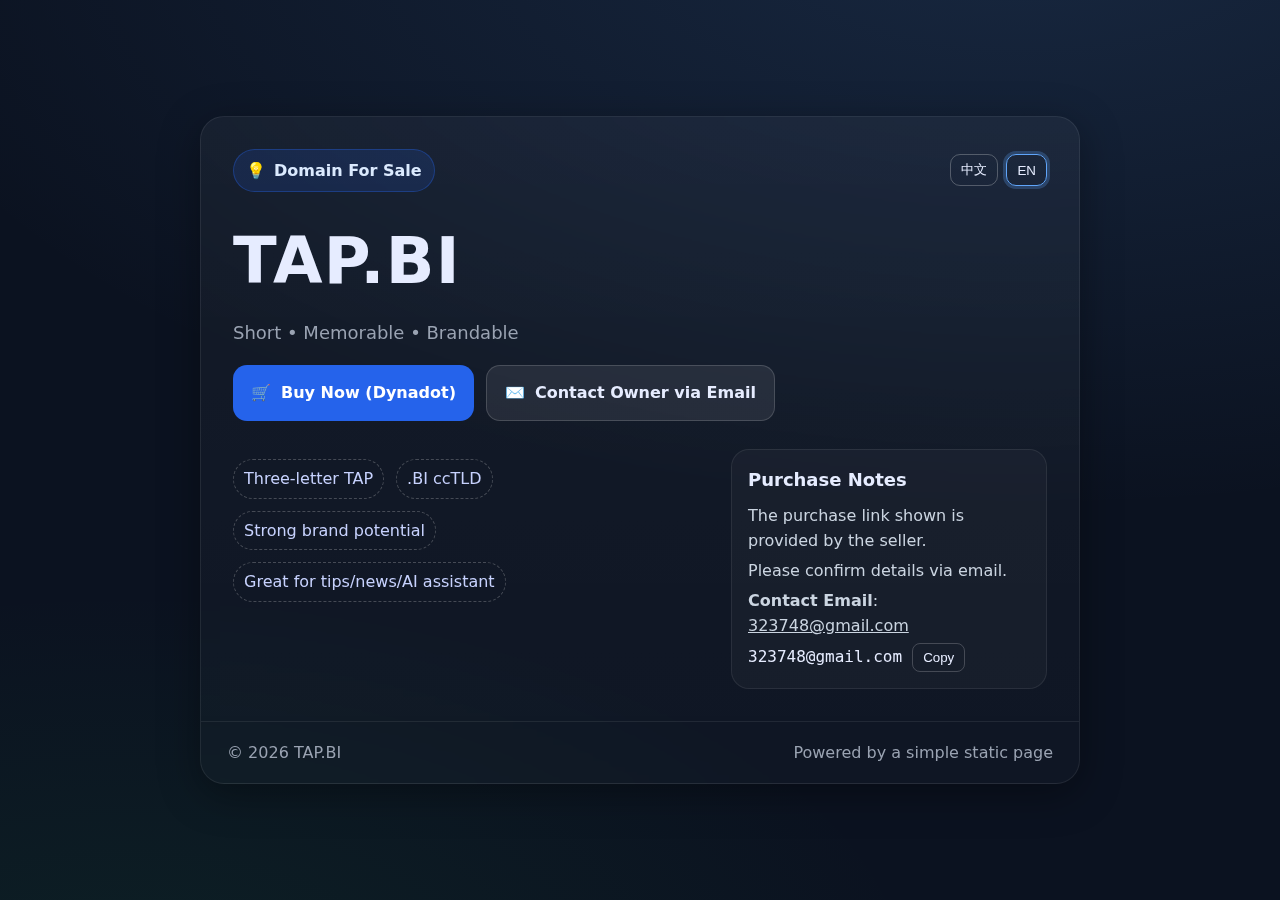
<file: index.html>
<!doctype html>
<html lang="en">
<head>
  <meta charset="utf-8">
  <meta name="viewport" content="width=device-width, initial-scale=1">
  <title>TAP.BI — Domain For Sale</title>
  <meta name="description" content="TAP.BI domain for sale. Short, memorable, brandable. Click purchase link or email the owner.">
  <meta property="og:title" content="TAP.BI — Domain For Sale">
  <meta property="og:description" content="Short. Memorable. Brandable. Contact: 323748@gmail.com">
  <meta property="og:type" content="website">
  <meta name="theme-color" content="#0f172a">
  <link rel="icon" href="data:image/svg+xml,%3Csvg xmlns='http://www.w3.org/2000/svg' viewBox='0 0 100 100'%3E%3Ctext y='0.9em' font-size='90'%3E💡%3C/text%3E%3C/svg%3E">
  <style>
    :root{--bg:#0b1220;--card:#101935;--muted:#9aa3b2;--text:#e6ecff;--accent:#87b6ff;--btn:#2563eb;--btnh:#1d4ed8;--ring:#60a5fa}
    *{box-sizing:border-box}
    html,body{height:100%}
    body{margin:0;background:radial-gradient(1200px 600px at 80% -10%,rgba(96,165,250,.15),transparent),radial-gradient(800px 400px at 10% 110%,rgba(34,197,94,.08),transparent),var(--bg);color:var(--text);font:16px/1.6 system-ui,-apple-system,Segoe UI,Roboto,Helvetica,Arial}
    a{color:inherit}
    .wrap{min-height:100%;display:grid;place-items:center;padding:24px}
    .card{width:min(880px,92vw);background:linear-gradient(180deg,rgba(255,255,255,.04),rgba(255,255,255,.02));border:1px solid rgba(255,255,255,.08);backdrop-filter: blur(8px);border-radius:24px;box-shadow: 0 10px 40px rgba(0,0,0,.35);overflow:hidden}
    .card-inner{padding:32px}
    .top{display:flex;justify-content:space-between;align-items:center;gap:12px}
    .badge{display:inline-flex;align-items:center;gap:8px;padding:8px 12px;border-radius:999px;background:rgba(37,99,235,.15);border:1px solid rgba(37,99,235,.35);color:#dbeafe;font-weight:600}
    .lang{display:flex;gap:8px}
    .lang button{background:transparent;border:1px solid rgba(255,255,255,.25);color:var(--text);padding:6px 10px;border-radius:10px;cursor:pointer}
    .lang button.active{border-color:var(--ring);box-shadow:0 0 0 3px rgba(96,165,250,.25)}
    h1{font-size:clamp(36px,6vw,64px);margin:18px 0 6px;letter-spacing:.02em}
    .sub{color:var(--muted);font-size:clamp(14px,2.1vw,18px)}
    .grid{display:grid;grid-template-columns: 1fr;gap:24px;margin-top:28px}
    @media (min-width:760px){.grid{grid-template-columns:1.2fr .8fr}}
    .cta{display:flex;flex-wrap:wrap;gap:12px;margin-top:18px}
    .btn{display:inline-flex;align-items:center;gap:10px;border:none;border-radius:14px;padding:14px 18px;font-weight:700;cursor:pointer;text-decoration:none}
    .btn.buy{background:var(--btn);color:white}
    .btn.buy:hover{background:var(--btnh)}
    .btn.mail{background:rgba(255,255,255,.08);color:var(--text);border:1px solid rgba(255,255,255,.16)}
    .btn.mail:hover{background:rgba(255,255,255,.14)}
    .pill{display:inline-flex;gap:12px;flex-wrap:wrap;margin-top:10px}
    .pill span{padding:6px 10px;border:1px dashed rgba(255,255,255,.22);border-radius:999px;color:#c7d2fe}
    .aside{background:rgba(255,255,255,.03);border:1px solid rgba(255,255,255,.08);border-radius:18px;padding:16px}
    .aside h3{margin:0 0 8px;font-size:18px}
    .aside p{margin:4px 0;color:#cbd5e1}
    footer{padding:18px 26px;color:#9aa3b2;display:flex;justify-content:space-between;align-items:center;border-top:1px solid rgba(255,255,255,.08)}
    .copy{display:inline-flex;align-items:center;gap:10px}
    .copy button{border:1px solid rgba(255,255,255,.2);background:transparent;color:var(--text);padding:6px 10px;border-radius:8px;cursor:pointer}
    .notice{color:#facc15;font-weight:600}
  </style>
  <script>
    const i18n = {
      zh: {
        selling: '域名出售',
        sub: '简短 • 易记 • 品牌友好',
        buy: '立即购买（Dynadot）',
        contact: '邮件联系所有者',
        features: ['三字符 TAP', '.BI 国家域名', '极佳品牌潜力', '适合资讯/提示/AI 助手'],
        notesTitle: '购买说明',
        note1: '页面所示购买链接由卖家提供。',
        note2: '请通过邮箱确认具体购买事宜。',
        email: '联系邮箱',
      },
      en: {
        selling: 'Domain For Sale',
        sub: 'Short • Memorable • Brandable',
        buy: 'Buy Now (Dynadot)',
        contact: 'Contact Owner via Email',
        features: ['Three-letter TAP', '.BI ccTLD', 'Strong brand potential', 'Great for tips/news/AI assistant'],
        notesTitle: 'Purchase Notes',
        note1: 'The purchase link shown is provided by the seller.',
        note2: 'Please confirm details via email.',
        email: 'Contact Email',
      }
    }
    function setLang(l){
      document.documentElement.lang = l;
      document.querySelectorAll('[data-i18n]').forEach(el=>{
        const k = el.getAttribute('data-i18n');
        if(k.startsWith('features.')){
          const idx = +k.split('.')[1];
          el.textContent = i18n[l].features[idx] || '';
        } else {
          el.textContent = i18n[l][k] || '';
        }
      });
      document.querySelectorAll('.lang button').forEach(b=>b.classList.toggle('active', b.dataset.lang===l));
    }
    function copyEmail(){
      const email = '323748@gmail.com';
      navigator.clipboard.writeText(email).then(()=>{
        const btn = document.getElementById('copyBtn');
        const old = btn.textContent; btn.textContent='Copied';
        setTimeout(()=>btn.textContent=old,1500);
      });
    }
    document.addEventListener('DOMContentLoaded',()=>setLang('en'))
  </script>
  <script type="application/ld+json">
  {
    "@context": "https://schema.org",
    "@type": "Offer",
    "itemOffered": {"@type":"Domain","name":"TAP.BI"},
    "price": "Contact",
    "priceCurrency": "USD",
    "url": "https://www.dynadot.com/zh?domain=TAP.BI",
    "seller": {"@type":"Person","email":"323748@gmail.com"}
  }
  </script>
</head>
<body>
  <div class="wrap">
    <main class="card" role="main">
      <div class="card-inner">
        <div class="top">
          <span class="badge" aria-label="for sale">
            <span>💡</span>
            <span data-i18n="selling">Domain For Sale</span>
          </span>
          <div class="lang" aria-label="language switcher">
            <button data-lang="zh" onclick="setLang('zh')">中文</button>
            <button data-lang="en" class="active" onclick="setLang('en')">EN</button>
          </div>
        </div>

        <h1>TAP.BI</h1>
        <div class="sub" data-i18n="sub">Short • Memorable • Brandable</div>

        <div class="cta">
          <a class="btn buy" href="https://www.dynadot.com/zh?domain=TAP.BI" target="_blank" rel="noopener noreferrer">
            🛒 <span data-i18n="buy">Buy Now (Dynadot)</span>
          </a>
          <a class="btn mail" href="mailto:323748@gmail.com">
            ✉️ <span data-i18n="contact">Contact Owner via Email</span>
          </a>
        </div>

        <div class="grid">
          <section>
            <div class="pill">
              <span data-i18n="features.0">Three-letter TAP</span>
              <span data-i18n="features.1">.BI ccTLD</span>
              <span data-i18n="features.2">Strong brand potential</span>
              <span data-i18n="features.3">Great for tips/news/AI assistant</span>
            </div>
          </section>
          <aside class="aside">
            <h3 data-i18n="notesTitle">Purchase Notes</h3>
            <p data-i18n="note1">The purchase link shown is provided by the seller.</p>
            <p data-i18n="note2">Please confirm details via email.</p>
            <p><strong data-i18n="email">Contact Email</strong>: <a href="mailto:323748@gmail.com">323748@gmail.com</a></p>
            <div class="copy"><code>323748@gmail.com</code><button id="copyBtn" onclick="copyEmail()">Copy</button></div>
          </aside>
        </div>
      </div>
      <footer>
        <span>© <span id="year"></span> TAP.BI</span>
        <span>Powered by a simple static page</span>
      </footer>
    </main>
  </div>
  <script>document.getElementById('year').textContent=new Date().getFullYear()</script>
</body>
</html>
</file>
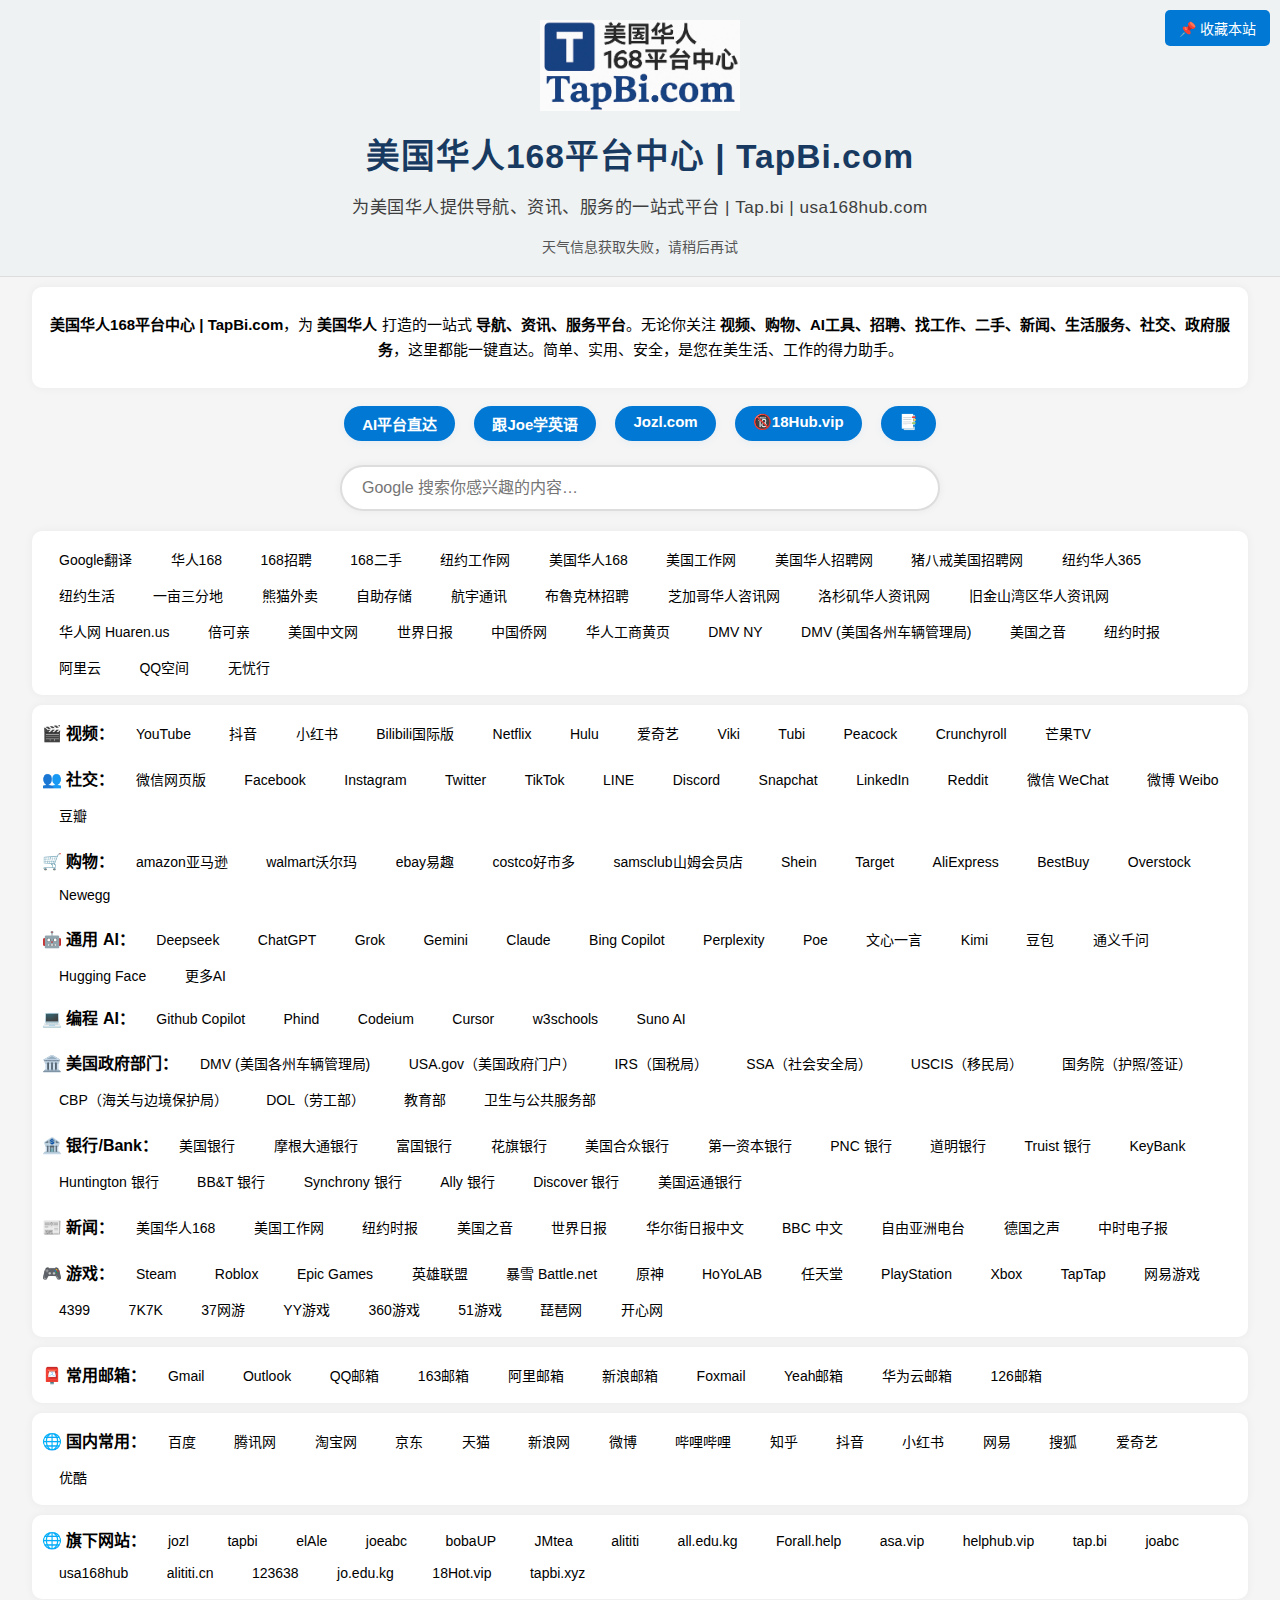
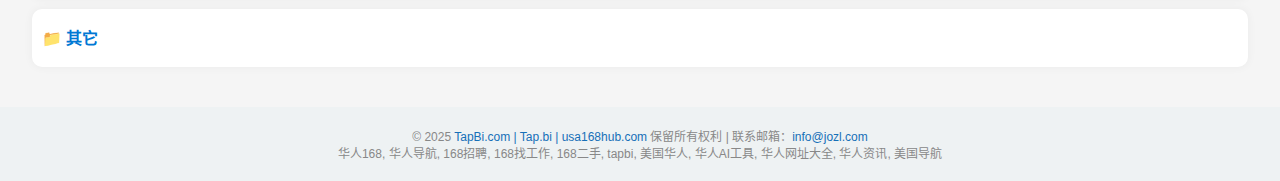
<file: a.html>
<!DOCTYPE html>
<html lang="zh-CN">
<head>
  <meta charset="UTF-8" />
  <meta name="viewport" content="width=device-width, initial-scale=1.0"/>
  <meta name="theme-color" content="#0078d4">
  <title>美国华人168平台中心 | TapBi.com</title>
  <meta name="description" content="美国华人168平台中心 | TapBi.com，为美国华人提供导航、资讯、服务的一站式平台，涵盖华人168、华人导航、168招聘、168找工作、168二手、华人AI工具、华人网址大全、华人资讯、美国导航等内容，助力美国华人轻松上网、便捷生活。">
  <meta name="keywords" content="美国华人168平台中心, 华人168, 美国168，华人导航, 168招聘, 168找工作, 168二手, tapbi, 塔比，美国华人, 华人AI工具, 华人网址大全, 华人资讯, 美国导航, tapbi.com, tap.bi, usa168hub.com, jozl.com, forall,forall.help,joeabc.com, alititi.com">
  <link rel="canonical" href="https://www.tapbi.com/">
  <link rel="alternate" href="https://tap.bi/" />
  <meta property="og:title" content="美国华人168平台中心 | TapBi.com" />
  <meta property="og:description" content="为美国华人提供导航、资讯、服务的一站式平台，168招聘、168找工作、168二手、华人AI工具、华人网址大全、美国导航。" />
  <meta property="og:image" content="https://www.tapbi.com/logo.png" />
  <meta property="og:url" content="https://www.tapbi.com/" />
  <meta property="og:type" content="website" />
  <meta name="twitter:card" content="summary_large_image">
  <meta name="twitter:title" content="美国华人168平台中心 | TapBi.com">
  <meta name="twitter:description" content="为美国华人提供导航、资讯、服务的一站式平台，168招聘、168找工作、168二手、华人AI工具、华人网址大全、美国导航。">
  <meta name="twitter:image" content="https://www.tapbi.com/logo.png">
  <script type="application/ld+json">
  {
    "@context": "https://schema.org",
    "@type": "WebSite",
    "name": "美国华人168平台中心 | TapBi.com",
    "url": "https://www.tapbi.com/",
    "description": "为美国华人提供导航、资讯、服务的一站式平台，168招聘、168找工作、168二手、华人AI工具、华人网址大全、美国导航。",
    "inLanguage": "zh-CN"
  }
  </script>
  <style>
    * { box-sizing: border-box; }
    body {
      font-family: Arial, sans-serif;
      margin: 0;
      padding: 0;
      background-color: #f5f5f5;
    }
    header {
      background-color: #eef2f3;
      padding: 20px 10px 20px 10px;
      text-align: center;
      border-bottom: 1px solid #ddd;
      position: relative;
    }
    .site-logo {
      display: flex;
      flex-direction: column;
      align-items: center;
      gap: 10px;
    }
    .site-logo img {
      width: 200px;
      max-width: 25vw;
      height: auto;
      margin-bottom: 8px;
    }
    .main-title {
      font-size: 2.1rem;
      font-weight: bold;
      margin: 0 0 5px 0;
      color: #183a60;
      letter-spacing: 1px;
    }
    .subtitle {
      font-size: 1.07rem;
      color: #3e3e3e;
      margin-bottom: 10px;
      letter-spacing: .5px;
    }
    .weather {
      font-size: 14px;
      color: #555;
      margin-top: 8px;
    }
    .top-actions {
      position: absolute;
      top: 10px;
      right: 10px;
      z-index: 10;
    }
    .top-actions button {
      padding: 8px 14px;
      font-size: 14px;
      background-color: #0078d4;
      color: #fff;
      border: none;
      border-radius: 5px;
      cursor: pointer;
      transition: background 0.3s;
    }
    .top-actions button:hover {
      background-color: #005fa3;
    }
    /* AI平台直达导航样式 */
    .ai-nav-links {
      display: flex;
      justify-content: center;
      gap: 1.2em;
      margin: 18px auto 0 auto;
      max-width: 95vw;
      flex-wrap: wrap;
    }
    .ai-nav-links a {
      color: #fff;
      background: #0078d4;
      padding: 7px 18px;
      border-radius: 22px;
      font-size: 15px;
      font-weight: bold;
      text-decoration: none;
      transition: background 0.2s, color 0.2s;
      box-shadow: 0 2px 8px rgba(0,120,212,0.06);
      margin-bottom: 4px;
    }
    .ai-nav-links a:hover {
      background: #005fa3;
      color: #fff;
    }
    .search {
      display: flex;
      justify-content: center;
      margin: 20px auto;
      max-width: 95vw;
    }
    .search form {
      width: 100%;
      max-width: 600px;
      display: flex;
    }
    .search input[type="text"] {
      width: 100%;
      padding: 12px 20px;
      font-size: 16px;
      border: 2px solid #ddd;
      border-radius: 25px;
      outline: none;
      box-shadow: 0 0 8px rgba(0,0,0,0.05);
      transition: border 0.2s;
    }
    .search input[type="text"]:focus {
      border-color: #0078d4;
    }
    .nav, .categories, .card, .bookmark, .recommend, .section, .section1, .section2, .section3 {
      background: #fff;
      margin: 10px auto;
      padding: 10px;
      max-width: 95vw;
      border-radius: 10px;
      box-shadow: 0 0 10px rgba(0,0,0,0.05);
    }
    a {
      text-decoration: none;
      color: inherit;
      transition: color 0.2s;
    }
    .recommend a, .section a, .section1 a, .section2 a, .section3 a {
      display: inline-block;
      margin: 5px 10px;
      font-size: 14px;
      padding: 3px 7px;
      border-radius: 5px;
      transition: background 0.15s, color 0.15s;
    }
    .recommend a:hover, .section a:hover, .section1 a:hover, .section2 a:hover, .section3 a:hover {
      background: #0078d41a;
      color: #0078d4;
    }
    .footer {
      text-align: center;
      padding: 20px;
      font-size: 12px;
      color: #888;
      background-color: #eef2f3;
      margin-top: 40px;
    }
    .footer a { color: #1670b8; }
    .back-to-top {
      display: none;
      position: fixed;
      right: 20px;
      bottom: 20px;
      padding: 10px 15px;
      font-size: 14px;
      background-color: #0078d4;
      color: white;
      border: none;
      border-radius: 5px;
      cursor: pointer;
      z-index: 999;
      transition: background 0.3s, opacity 0.25s;
      opacity: 0.85;
    }
    .back-to-top:hover {
      background-color: #005fa3;
      opacity: 1;
    }
    @media (max-width: 600px) {
      .main-title { font-size: 1.1rem; }
      .site-logo img { width: 70px; }
      .ai-nav-links a { font-size: 13px; padding: 6px 12px; }
      .ai-nav-links { gap: 0.5em; }
      .recommend a, .section a { font-size: 12px; margin: 4px 6px; }
      .section, .section1, .section2, .section3, .recommend { padding: 8px; }
      .search { margin: 10px auto; }
      .footer { font-size: 11px; }
    }
    /* 动画折叠内容 */
    .toggle-content {
      overflow: hidden;
      transition: max-height 0.35s cubic-bezier(.4,0,.2,1);
      max-height: 0;
    }
    .toggle-content.open {
      max-height: 900px;
      transition: max-height 0.5s cubic-bezier(.4,0,.2,1);
    }
    .toggle-header {
      font-weight: bold;
      cursor: pointer;
      user-select: none;
      padding: 6px 0;
      color: #0078d4;
      margin-bottom: 2px;
    }
    /* 成人专区 */
    .adult-section {
      margin-top: 20px;
      padding: 15px;
      border: 1px solid #ccc;
      border-radius: 12px;
      background-color: #fff;
      text-align: center;
      position: relative;
    }
    .adult-toggle {
      cursor: pointer;
      font-size: 18px;
      user-select: none;
      color: #f44336;
      margin-bottom: 6px;
    }
    .adult-links {
      margin-top: 10px;
      display: none;
      animation: fadeIn 0.35s;
    }
    .adult-links a {
      margin: 5px 10px;
      display: inline-block;
      text-decoration: none;
      color: #000;
    }
    .adult-confirm {
      background: rgba(0,0,0,0.7);
      position: fixed;
      left: 0; top: 0; right: 0; bottom: 0;
      z-index: 2000;
      display: flex;
      align-items: center;
      justify-content: center;
    }
    .adult-confirm-inner {
      background: #fff;
      padding: 24px 28px;
      border-radius: 10px;
      text-align: center;
      min-width: 200px;
      box-shadow: 0 0 20px rgba(0,0,0,0.15);
    }
    .adult-confirm button {
      margin: 12px 16px 0 16px;
      padding: 7px 16px;
      font-size: 15px;
      border: none;
      border-radius: 5px;
      cursor: pointer;
      background: #0078d4;
      color: #fff;
      transition: background 0.2s;
    }
    .adult-confirm button:hover {
      background: #005fa3;
    }
    @keyframes fadeIn {
      from { opacity: 0; }
      to   { opacity: 1; }
    }
  </style>
  <script>
    // 301重定向域名
    if (
      location.hostname === 'tap.bi' ||
      location.hostname === 'www.tap.bi' ||
      location.hostname === 'usa168hub.com' ||
      location.hostname === 'www.usa168hub.com'
    ) {
      location.href = "https://www.tapbi.com" + location.pathname + location.search + location.hash;
    }
  </script>
</head>
<body>
  <header>
    <div class="site-logo">
      <img src="logo.png" alt="美国华人168平台中心 TapBi.com logo" width="120" height="120" loading="lazy" />
      <div class="main-title">美国华人168平台中心 | TapBi.com</div>
      <div class="subtitle">为美国华人提供导航、资讯、服务的一站式平台 | Tap.bi | usa168hub.com</div>
    </div>
    <div class="weather" id="weather" aria-live="polite">正在获取天气信息...</div>
    <div class="top-actions">
      <button onclick="addBookmark()" aria-label="收藏本站">📌 收藏本站</button>
    </div>
  </header>

  <section class="nav" style="text-align:center; padding: 10px; font-size:15px; line-height:1.7;">
    <p><strong>美国华人168平台中心 | TapBi.com</strong>，为 <strong>美国华人</strong> 打造的一站式 <strong>导航、资讯、服务平台</strong>。无论你关注 <strong>视频、购物、AI工具、招聘、找工作、二手、新闻、生活服务、社交、政府服务</strong>，这里都能一键直达。简单、实用、安全，是您在美生活、工作的得力助手。</p>
  </section>

  <!-- AI平台直达链接区块 -->
  <nav class="ai-nav-links" aria-label="AI平台直达">
    <a href="https://tapbi.com/ai">AI平台直达</a>
    <a href="https://joeabc.com/">跟Joe学英语</a>
    <a href="https://jozl.com/">Jozl.com</a>
    <a href="#" target="_blank" rel="noopener noreferrer">🔞18Hub.vip</a>
    <a href="https://tapbi.xyz/">📑</a>
  </nav>

  <div class="search">
    <form action="https://www.google.com/search" method="get" target="_blank" autocomplete="off" role="search" aria-label="谷歌搜索">
      <input type="text" name="q" placeholder="Google 搜索你感兴趣的内容…" aria-label="搜索内容" required>
    </form>
  </div>

 <!-- 推荐专区 -->
  <nav class="recommend" aria-label="推荐">
    <a href="https://translate.google.com/?hl=zh-cn&sl=auto&tl=zh-CN&op=translate" target="_blank" rel="noopener noreferrer">Google翻译</a>
    <a href="https://www.us168.com/" target="_blank" rel="noopener noreferrer">华人168</a>
    <a href="https://www.us168.com/#/business-info/job-board" target="_blank" rel="noopener noreferrer">168招聘</a>
    <a href="https://www.us168.com/#/business-info/marketplace?module-code=leave_unused" target="_blank" rel="noopener noreferrer">168二手</a>
    <a href="https://niuyuegongzuo.com/" target="_blank" rel="noopener noreferrer">纽约工作网</a>
    <a href="https://www.168worker.com/" target="_blank" rel="noopener noreferrer">美国华人168</a>
    <a href="https://meiguogongzuo.com/" target="_blank" rel="noopener noreferrer">美国工作网</a>
    <a href="https://www.usahuarenjie.com/category-catid-4.html#google_vignette" target="_blank" rel="noopener noreferrer">美国华人招聘网</a>
    <a href="https://www.zhaopin311.com/" target="_blank" rel="noopener noreferrer">猪八戒美国招聘网</a>
    <a href="https://livinginny365.com/classified/category/posts?tid=17" target="_blank" rel="noopener noreferrer">纽约华人365</a>
    <a href="https://www.app718.com/" target="_blank" rel="noopener noreferrer">纽约生活</a>
    <a href="https://www.1point3acres.com/bbs/" target="_blank" rel="noopener noreferrer">一亩三分地</a>
    <a href="https://www.hungrypanda.co/zh-hans/news-center/" target="_blank" rel="noopener noreferrer">熊猫外卖</a>
    <a href="https://www.extraspace.com/" target="_blank" rel="noopener noreferrer">自助存储</a>
    <a href="https://hangyusquare.com/lucky-number/" target="_blank" rel="noopener noreferrer">航宇通讯</a>
    <a href="https://livinginny365.com/classified/category/posts?tid=229" target="_blank" rel="noopener noreferrer">布魯克林招聘</a>
    <a href="https://www.chicagochinaren.com/" target="_blank" rel="noopener noreferrer">芝加哥华人咨讯网</a>
    <a href="https://www.chineseinla.com/" target="_blank" rel="noopener noreferrer">洛杉矶华人资讯网</a>
    <a href="https://www.chineseinsfbay.com/" target="_blank" rel="noopener noreferrer">旧金山湾区华人资讯网</a>
    <a href="https://www.huaren.us/" target="_blank" rel="noopener noreferrer">华人网 Huaren.us</a>
    <a href="https://www.backchina.com/" target="_blank" rel="noopener noreferrer">倍可亲</a>
    <a href="https://www.sinovision.net/" target="_blank" rel="noopener noreferrer">美国中文网</a>
    <a href="https://www.chinesedaily.com/" target="_blank" rel="noopener noreferrer">世界日报</a>
    <a href="https://www.chinaqw.com/" target="_blank" rel="noopener noreferrer">中国侨网</a>
    <a href="https://www.ccyp.com/" target="_blank" rel="noopener noreferrer">华人工商黄页</a>
    <a href="https://zh.dmv.ny.gov/" target="_blank" rel="noopener noreferrer">DMV NY</a>
    <a href="https://tapbi.com/dmv">DMV (美国各州车辆管理局)</a>
    <a href="https://www.voachinese.com/" target="_blank" rel="noopener noreferrer">美国之音</a>
    <a href="https://www.nytimes.com/" target="_blank" rel="noopener noreferrer">纽约时报</a>
    <a href="https://cn.aliyun.com/" target="_blank" rel="noopener noreferrer">阿里云</a>
    <a href="https://qzone.qq.com/" target="_blank" rel="noopener noreferrer">QQ空间</a>
    <a href="https://www.jegotrip.cn/" target="_blank" rel="noopener noreferrer">无忧行</a>
    
  </nav>

    
  <!-- 其余分区专区、国内常用、折叠专区、成人专区等区域内容保持原样，略。 -->

<!-- 分区专区 -->
  <nav class="section" aria-label="主要分区">
    <div><strong>🎬 视频：</strong>
      <a href="https://www.youtube.com/" target="_blank" rel="noopener noreferrer">YouTube</a>
      <a href="https://www.douyin.com/" target="_blank" rel="noopener noreferrer">抖音</a>
      <a href="https://www.xiaohongshu.com/" target="_blank" rel="noopener noreferrer">小红书</a>
      <a href="https://www.bilibili.tv/" target="_blank" rel="noopener noreferrer">Bilibili国际版</a>
      <a href="https://www.netflix.com/" target="_blank" rel="noopener noreferrer">Netflix</a>
      <a href="https://www.hulu.com/" target="_blank" rel="noopener noreferrer">Hulu</a>
      <a href="https://www.iq.com/" target="_blank" rel="noopener noreferrer">爱奇艺</a>
      <a href="https://www.viki.com/" target="_blank" rel="noopener noreferrer">Viki</a>
      <a href="https://www.tubi.tv/" target="_blank" rel="noopener noreferrer">Tubi</a>
      <a href="https://www.peacocktv.com/" target="_blank" rel="noopener noreferrer">Peacock</a>
      <a href="https://www.crunchyroll.com/" target="_blank" rel="noopener noreferrer">Crunchyroll</a>
      <a href="https://www.mgtv.com/" target="_blank" rel="noopener noreferrer">芒果TV</a>
    </div>
    <div style="margin-top:10px;"><strong>👥 社交：</strong>
      <a href="https://wx.qq.com/" target="_blank" rel="noopener noreferrer">微信网页版</a>
      <a href="https://www.facebook.com/" target="_blank" rel="noopener noreferrer">Facebook</a>
      <a href="https://www.instagram.com/" target="_blank" rel="noopener noreferrer">Instagram</a>
      <a href="https://www.twitter.com/" target="_blank" rel="noopener noreferrer">Twitter</a>
      <a href="https://www.tiktok.com/" target="_blank" rel="noopener noreferrer">TikTok</a>
      <a href="https://line.me/" target="_blank" rel="noopener noreferrer">LINE</a>
      <a href="https://discord.com/" target="_blank" rel="noopener noreferrer">Discord</a>
      <a href="https://www.snapchat.com/" target="_blank" rel="noopener noreferrer">Snapchat</a>
      <a href="https://www.linkedin.com/" target="_blank" rel="noopener noreferrer">LinkedIn</a>
      <a href="https://www.reddit.com/" target="_blank" rel="noopener noreferrer">Reddit</a>
      <a href="https://www.wechat.com/" target="_blank" rel="noopener noreferrer">微信 WeChat</a>
      <a href="https://www.weibo.com/" target="_blank" rel="noopener noreferrer">微博 Weibo</a>
      <a href="https://www.douban.com/" target="_blank" rel="noopener noreferrer">豆瓣</a>
    </div>
    <div style="margin-top:10px;"><strong>🛒 购物：</strong>
      <a href="https://www.amazon.com/" target="_blank" rel="noopener noreferrer">amazon亚马逊</a>
      <a href="https://www.walmart.com/" target="_blank" rel="noopener noreferrer">walmart沃尔玛</a>
      <a href="https://www.ebay.com/" target="_blank" rel="noopener noreferrer">ebay易趣</a>
      <a href="https://www.costco.com/" target="_blank" rel="noopener noreferrer">costco好市多</a>
      <a href="https://www.samsclub.com/" target="_blank" rel="noopener noreferrer">samsclub山姆会员店</a>
      <a href="https://us.shein.com/" target="_blank" rel="noopener noreferrer">Shein</a>
      <a href="https://www.target.com/" target="_blank" rel="noopener noreferrer">Target</a>
      <a href="https://www.aliexpress.com/" target="_blank" rel="noopener noreferrer">AliExpress</a>
      <a href="https://www.bestbuy.com/" target="_blank" rel="noopener noreferrer">BestBuy</a>
      <a href="https://www.overstock.com/" target="_blank" rel="noopener noreferrer">Overstock</a>
      <a href="https://www.newegg.com/" target="_blank" rel="noopener noreferrer">Newegg</a>
    </div>
    <div style="margin-top:10px;"><strong>🤖 通用 AI：</strong>
      <a href="https://chat.deepseek.com/" target="_blank" rel="noopener noreferrer">Deepseek</a>
      <a href="https://chat.openai.com/" target="_blank" rel="noopener noreferrer">ChatGPT</a>
      <a href="https://grok.com/" target="_blank" rel="noopener noreferrer">Grok</a>
      <a href="https://gemini.google.com/" target="_blank" rel="noopener noreferrer">Gemini</a>
      <a href="https://claude.ai/" target="_blank" rel="noopener noreferrer">Claude</a>
      <a href="https://copilot.microsoft.com/" target="_blank" rel="noopener noreferrer">Bing Copilot</a>
      <a href="https://perplexity.ai/" target="_blank" rel="noopener noreferrer">Perplexity</a>
      <a href="https://poe.com/" target="_blank" rel="noopener noreferrer">Poe</a>
      <a href="https://www.yiyan.baidu.com/" target="_blank" rel="noopener noreferrer">文心一言</a>
      <a href="https://kimi.moonshot.cn/" target="_blank" rel="noopener noreferrer">Kimi</a>
      <a href="https://doubao.com/" target="_blank" rel="noopener noreferrer">豆包</a>
      <a href="https://tongyi.aliyun.com/" target="_blank" rel="noopener noreferrer">通义千问</a>
      <a href="https://huggingface.co/" target="_blank" rel="noopener noreferrer">Hugging Face</a>
      <a href="https://ai.tapbi.com/" target="_blank" rel="noopener noreferrer">更多AI</a>
    </div>
    <div style="margin-top:10px;"><strong>💻 编程 AI：</strong>
      <a href="https://github.com/copilot" target="_blank" rel="noopener noreferrer">Github Copilot</a>
      <a href="https://www.phind.com/" target="_blank" rel="noopener noreferrer">Phind</a>
      <a href="https://codeium.com/" target="_blank" rel="noopener noreferrer">Codeium</a>
      <a href="https://www.cursor.sh/" target="_blank" rel="noopener noreferrer">Cursor</a>
      <a href="https://www.w3schools.com/" target="_blank" rel="noopener noreferrer">w3schools</a> 
      <a href="https://www.suno.ai/" target="_blank" rel="noopener noreferrer">Suno AI</a>
    </div>
    <div style="margin-top:10px;"><strong>🏛️ 美国政府部门：</strong>
      <a href="https://tapbi.com/dmv">DMV (美国各州车辆管理局)</a>
      <a href="https://www.usa.gov/" target="_blank" rel="noopener noreferrer">USA.gov（美国政府门户）</a>
      <a href="https://www.irs.gov/" target="_blank" rel="noopener noreferrer">IRS（国税局）</a>
      <a href="https://www.ssa.gov/" target="_blank" rel="noopener noreferrer">SSA（社会安全局）</a>
      <a href="https://www.uscis.gov/" target="_blank" rel="noopener noreferrer">USCIS（移民局）</a>
      <a href="https://travel.state.gov/" target="_blank" rel="noopener noreferrer">国务院（护照/签证）</a>
      <a href="https://www.cbp.gov/" target="_blank" rel="noopener noreferrer">CBP（海关与边境保护局）</a>
      <a href="https://www.dol.gov/" target="_blank" rel="noopener noreferrer">DOL（劳工部）</a>
      <a href="https://www.ed.gov/" target="_blank" rel="noopener noreferrer">教育部</a>
      <a href="https://www.hhs.gov/" target="_blank" rel="noopener noreferrer">卫生与公共服务部</a>
    </div>
      <div style="margin-top:10px;"><strong>🏦 银行/Bank：</strong>
      <a href="https://www.bankofamerica.com/" target="_blank" rel="noopener noreferrer">美国银行</a>
      <a href="https://www.chase.com/" target="_blank" rel="noopener noreferrer">摩根大通银行</a>
      <a href="https://www.wellsfargo.com/" target="_blank" rel="noopener noreferrer">富国银行</a>
      <a href="https://www.citi.com/" target="_blank" rel="noopener noreferrer">花旗银行</a>
      <a href="https://www.usbank.com/" target="_blank" rel="noopener noreferrer">美国合众银行</a>
      <a href="https://www.capitalone.com/" target="_blank" rel="noopener noreferrer">第一资本银行</a>
      <a href="https://www.pnc.com/" target="_blank" rel="noopener noreferrer">PNC 银行</a>
      <a href="https://www.td.com/us/en/personal-banking/" target="_blank" rel="noopener noreferrer">道明银行</a>
      <a href="https://www.truist.com/" target="_blank" rel="noopener noreferrer">Truist 银行</a>
      <a href="https://www.key.com/" target="_blank" rel="noopener noreferrer">KeyBank</a>
      <a href="https://www.huntington.com/" target="_blank" rel="noopener noreferrer">Huntington 银行</a>
      <a href="https://www.bbt.com/" target="_blank" rel="noopener noreferrer">BB&T 银行</a>
      <a href="https://www.synchrony.com/" target="_blank" rel="noopener noreferrer">Synchrony 银行</a>
      <a href="https://www.ally.com/" target="_blank" rel="noopener noreferrer">Ally 银行</a>
      <a href="https://www.discover.com/" target="_blank" rel="noopener noreferrer">Discover 银行</a>
      <a href="https://www.americanexpress.com/" target="_blank" rel="noopener noreferrer">美国运通银行</a>
    </div>
    <div style="margin-top:10px;"><strong>📰 新闻：</strong>
      <a href="https://www.168worker.com/" target="_blank" rel="noopener noreferrer">美国华人168</a>
      <a href="https://meiguogongzuo.com/" target="_blank" rel="noopener noreferrer">美国工作网</a>
      <a href="https://www.nytimes.com/" target="_blank" rel="noopener noreferrer">纽约时报</a>
      <a href="https://www.voachinese.com/" target="_blank" rel="noopener noreferrer">美国之音</a>
      <a href="https://www.worldjournal.com/" target="_blank" rel="noopener noreferrer">世界日报</a>
      <a href="https://cn.wsj.com/" target="_blank" rel="noopener noreferrer">华尔街日报中文</a>
      <a href="https://www.bbc.com/zhongwen" target="_blank" rel="noopener noreferrer">BBC 中文</a>
      <a href="https://www.rfa.org/mandarin/" target="_blank" rel="noopener noreferrer">自由亚洲电台</a>
      <a href="https://www.dw.com/zh/" target="_blank" rel="noopener noreferrer">德国之声</a>
      <a href="https://www.chinatimes.com/" target="_blank" rel="noopener noreferrer">中时电子报</a>
    </div>
    <div style="margin-top:10px;"><strong>🎮 游戏：</strong>
      <a href="https://store.steampowered.com/" target="_blank" rel="noopener noreferrer">Steam</a>
      <a href="https://www.roblox.com/" target="_blank" rel="noopener noreferrer">Roblox</a>
      <a href="https://www.epicgames.com/store/" target="_blank" rel="noopener noreferrer">Epic Games</a>
      <a href="https://na.leagueoflegends.com/" target="_blank" rel="noopener noreferrer">英雄联盟</a>
      <a href="https://www.blizzard.com/en-us/" target="_blank" rel="noopener noreferrer">暴雪 Battle.net</a>
      <a href="https://www.genshin.hoyoverse.com/en/" target="_blank" rel="noopener noreferrer">原神</a>
      <a href="https://www.hoyolab.com/" target="_blank" rel="noopener noreferrer">HoYoLAB</a>
      <a href="https://www.nintendo.com/" target="_blank" rel="noopener noreferrer">任天堂</a>
      <a href="https://www.playstation.com/" target="_blank" rel="noopener noreferrer">PlayStation</a>
      <a href="https://www.xbox.com/" target="_blank" rel="noopener noreferrer">Xbox</a>
      <a href="https://www.taptap.io/" target="_blank" rel="noopener noreferrer">TapTap</a>
      <a href="https://game.163.com/" target="_blank" rel="noopener noreferrer">网易游戏</a>
      <a href="https://www.4399.com/" target="_blank" rel="noopener noreferrer">4399</a>
      <a href="https://www.7k7k.com/" target="_blank" rel="noopener noreferrer">7K7K</a>
      <a href="https://www.37.com/" target="_blank" rel="noopener noreferrer">37网游</a>
      <a href="https://www.yy.com/" target="_blank" rel="noopener noreferrer">YY游戏</a>
      <a href="https://wan.360.cn/" target="_blank" rel="noopener noreferrer">360游戏</a>
      <a href="https://www.51.com/" target="_blank" rel="noopener noreferrer">51游戏</a>
      <a href="https://www.pipaw.com/" target="_blank" rel="noopener noreferrer">琵琶网</a>
      <a href="https://www.kaixin001.com/" target="_blank" rel="noopener noreferrer">开心网</a>
    </div>
  </nav>

  <!-- 常用邮箱 -->
<nav class="section1" aria-label="常用邮箱">
  <div><strong>📮 常用邮箱：</strong>
    <a href="https://mail.google.com/" target="_blank" rel="noopener noreferrer">Gmail</a>
    <a href="https://outlook.live.com/" target="_blank" rel="noopener noreferrer">Outlook</a>
    <a href="https://mail.qq.com/" target="_blank" rel="noopener noreferrer">QQ邮箱</a>
    <a href="https://mail.163.com/" target="_blank" rel="noopener noreferrer">163邮箱</a>
    <a href="https://mail.aliyun.com/" target="_blank" rel="noopener noreferrer">阿里邮箱</a>
    <a href="https://mail.sina.com.cn/" target="_blank" rel="noopener noreferrer">新浪邮箱</a>
    <a href="https://foxmail.com/" target="_blank" rel="noopener noreferrer">Foxmail</a>
    <a href="https://mail.yeah.net/" target="_blank" rel="noopener noreferrer">Yeah邮箱</a>
    <a href="https://hicloud.com/" target="_blank" rel="noopener noreferrer">华为云邮箱</a>
    <a href="https://mail.126.com/" target="_blank" rel="noopener noreferrer">126邮箱</a>
  </div>
</nav>

  <!-- 国内常用 -->
  <nav class="section1" aria-label="国内常用">
    <div><strong>🌐 国内常用：</strong>
      <a href="https://www.baidu.com/" target="_blank" rel="noopener noreferrer">百度</a>
      <a href="https://www.qq.com/" target="_blank" rel="noopener noreferrer">腾讯网</a>
      <a href="https://www.taobao.com/" target="_blank" rel="noopener noreferrer">淘宝网</a>
      <a href="https://www.jd.com/" target="_blank" rel="noopener noreferrer">京东</a>
      <a href="https://www.tmall.com/" target="_blank" rel="noopener noreferrer">天猫</a>
      <a href="https://www.sina.com.cn/" target="_blank" rel="noopener noreferrer">新浪网</a>
      <a href="https://www.weibo.com/" target="_blank" rel="noopener noreferrer">微博</a>
      <a href="https://www.bilibili.com/" target="_blank" rel="noopener noreferrer">哔哩哔哩</a>
      <a href="https://www.zhihu.com/" target="_blank" rel="noopener noreferrer">知乎</a>
      <a href="https://www.douyin.com/" target="_blank" rel="noopener noreferrer">抖音</a>
      <a href="https://www.xiaohongshu.com/" target="_blank" rel="noopener noreferrer">小红书</a>
      <a href="https://www.163.com/" target="_blank" rel="noopener noreferrer">网易</a>
      <a href="https://www.sohu.com/" target="_blank" rel="noopener noreferrer">搜狐</a>
      <a href="https://www.iqiyi.com/" target="_blank" rel="noopener noreferrer">爱奇艺</a>
      <a href="https://youku.com/" target="_blank" rel="noopener noreferrer">优酷</a>
    </div>
  </nav>

  <!-- 旗下网站 -->
  <nav class="section1" aria-label="旗下网站">
    <div><strong>🌐 旗下网站：</strong>
      <a href="https://jozl.com/" target="_blank" rel="noopener noreferrer">jozl</a>
      <a href="https://tapbi.com/" target="_blank" rel="noopener noreferrer">tapbi</a>
      <a href="https://elale.com/" target="_blank" rel="noopener noreferrer">elAle</a>     
      <a href="https://joeabc.com/" target="_blank" rel="noopener noreferrer">joeabc</a>
      <a href="https://bobaup.com/" target="_blank" rel="noopener noreferrer">bobaUP</a>
      <a href="https://jmtea.com/" target="_blank" rel="noopener noreferrer">JMtea</a>
      <a href="https://alititi.com/" target="_blank" rel="noopener noreferrer">alititi</a>
      <a href="https://all.edu.kg/" target="_blank" rel="noopener noreferrer">all.edu.kg</a>
      <a href="https://forall.help/" target="_blank" rel="noopener noreferrer">Forall.help</a> 
      <a href="https://asa.vip/"target="_blank" rel="noopener noreferrer">asa.vip</a> 
      <a href="https://helphub.vip/"target="_blank" rel="noopener noreferrer">helphub.vip</a>
      <a href="https://tap.bi/" target="_blank" rel="noopener noreferrer">tap.bi</a>
      <a href="https://Joabc.com/" target="_blank" rel="noopener noreferrer">joabc</a>     
      <a href="https://usa168hub.com/" target="_blank" rel="noopener noreferrer">usa168hub</a>   
      <a href="https://alititi.cn/" target="_blank" rel="noopener noreferrer">alititi.cn</a>
      <a href="https://123638.com/" target="_blank" rel="noopener noreferrer">123638</a>    
      <a href="https://jo.edu.kg/" target="_blank" rel="noopener noreferrer">jo.edu.kg</a>     
      <a href="https://18hot.vip/"target="_blank" rel="noopener noreferrer">18Hot.vip</a>  
      <a href="https://tapbi.xyz/"target="_blank" rel="noopener noreferrer">tapbi.xyz</a>

    </div>
  </nav>

  <!-- 折叠专区 -->
  <nav class="section2" aria-label="其它专区">
    <div class="toggle-header" onclick="toggleSection('otherLinks')">📁 其它</div>
    <div id="otherLinks" class="toggle-content" aria-expanded="false">
      <a href="https://dimsumsam.us/" target="_blank" rel="noopener noreferrer">金满庭 </a>
      <a href="https://kingskitchenusa.com/" target="_blank" rel="noopener noreferrer">金煌煲煲好</a>    
      <a href="https://ekitchensupply.com/zh" target="_blank" rel="noopener noreferrer">ekitchensupply</a>
      <a href="https://www.pandarange.com/" target="_blank" rel="noopener noreferrer">L&T 餐厅设备公司</a>
      <a href="https://www.youtube.com/@ltadministrator6042/videos" target="_blank" rel="noopener noreferrer">L&T youtube</a>
      <a href="https://www.facebook.com/people/LT-Restaurant-Equipment-Inc/61558406247428/" target="_blank" rel="noopener noreferrer">L&T Facebook</a>
      <a href="https://acm-fan.com/" target="_blank" rel="noopener noreferrer">厨房排气扇</a>
      <a href="https://www.youtube.com/@alititi-Jackie" target="_blank" rel="noopener noreferrer">Alititi youtube</a>   
      <a href="https://www.icloud.com/" target="_blank" rel="noopener noreferrer">苹果帐号</a>
    </div>
  </nav>


  <!-- 回到顶部按钮 -->
  <button class="back-to-top" onclick="scrollToTop()" aria-label="回到顶部" id="backToTopBtn">⬆️ 回到顶部</button>

  <!-- 底部 -->
  <footer class="footer">
    © 2025 <a href="https://www.tapbi.com" target="_blank" rel="noopener noreferrer">TapBi.com | Tap.bi | usa168hub.com</a> 保留所有权利 | 联系邮箱：<a href="mailto:info@jozl.com">info@jozl.com</a>
    <br/>
    <span> 华人168, 华人导航, 168招聘, 168找工作, 168二手, tapbi, 美国华人, 华人AI工具, 华人网址大全, 华人资讯, 美国导航</span>
  </footer>

  <script>
    // 天气
    async function getLocationWeather() {
      const weatherElem = document.getElementById('weather');
      try {
        // 本地缓存6小时，减少请求
        const cache = localStorage.getItem('alititi_weather');
        const cacheTime = localStorage.getItem('alititi_weather_time');
        if (cache && cacheTime && (Date.now() - cacheTime < 6 * 60 * 60 * 1000)) {
          weatherElem.textContent = cache;
          return;
        }
        const response = await fetch('https://wttr.in/?format=%l:+%C+%t');
        const weatherText = await response.text();
        weatherElem.textContent = weatherText;
        localStorage.setItem('alititi_weather', weatherText);
        localStorage.setItem('alititi_weather_time', Date.now());
      } catch (error) {
        weatherElem.textContent = '天气信息获取失败，请稍后再试';
      }
    }

    // 收藏
    function addBookmark() {
      alert('请使用 Ctrl+D (或 Cmd+D) 收藏本网站，或在浏览器菜单中选择“添加书签”');
    }

    // 回到顶部
    function scrollToTop() {
      window.scrollTo({ top: 0, behavior: 'smooth' });
    }
    // 显示回到顶部按钮
    window.addEventListener('scroll', function() {
      const btn = document.getElementById('backToTopBtn');
      if (window.scrollY > 200) {
        btn.style.display = 'block';
      } else {
        btn.style.display = 'none';
      }
    });

    // 折叠区动画
    function toggleSection(id) {
      const section = document.getElementById(id);
      if (section) {
        const expanded = section.classList.toggle('open');
        section.setAttribute('aria-expanded', expanded);
      }
    }

    // 成人专区二次确认
    document.addEventListener("DOMContentLoaded", function () {
      getLocationWeather();

      const toggle = document.getElementById("adult-toggle");
      const content = document.getElementById("adult-content");
      let confirmed = false;
      if(toggle && content) {
        toggle.addEventListener("click", function () {
          if (!confirmed) {
            showAdultConfirm();
          } else {
            content.style.display = content.style.display === "block" ? "none" : "block";
          }
        });
        toggle.addEventListener("keydown", function (e) {
          if (e.key === "Enter" || e.key === " ") toggle.click();
        });
      }

      function showAdultConfirm() {
        const dlg = document.createElement('div');
        dlg.className = 'adult-confirm';
        dlg.innerHTML = '<div class="adult-confirm-inner"><div style="font-size:18px;font-weight:bold;color:#f44336;margin-bottom:14px;">18+</div><div style="margin-bottom:12px;">本专区仅限成年人访问，您已年满18岁？</div><button id="adultYes">是，进入</button><button id="adultNo">否，返回</button></div>';
        document.body.appendChild(dlg);
        document.getElementById('adultYes').onclick = () => {
          confirmed = true;
          content.style.display = "block";
          document.body.removeChild(dlg);
        };
        document.getElementById('adultNo').onclick = () => {
          confirmed = false;
          content.style.display = "none";
          document.body.removeChild(dlg);
        };
      }
    });
  </script>
</body>
</html>
</file>
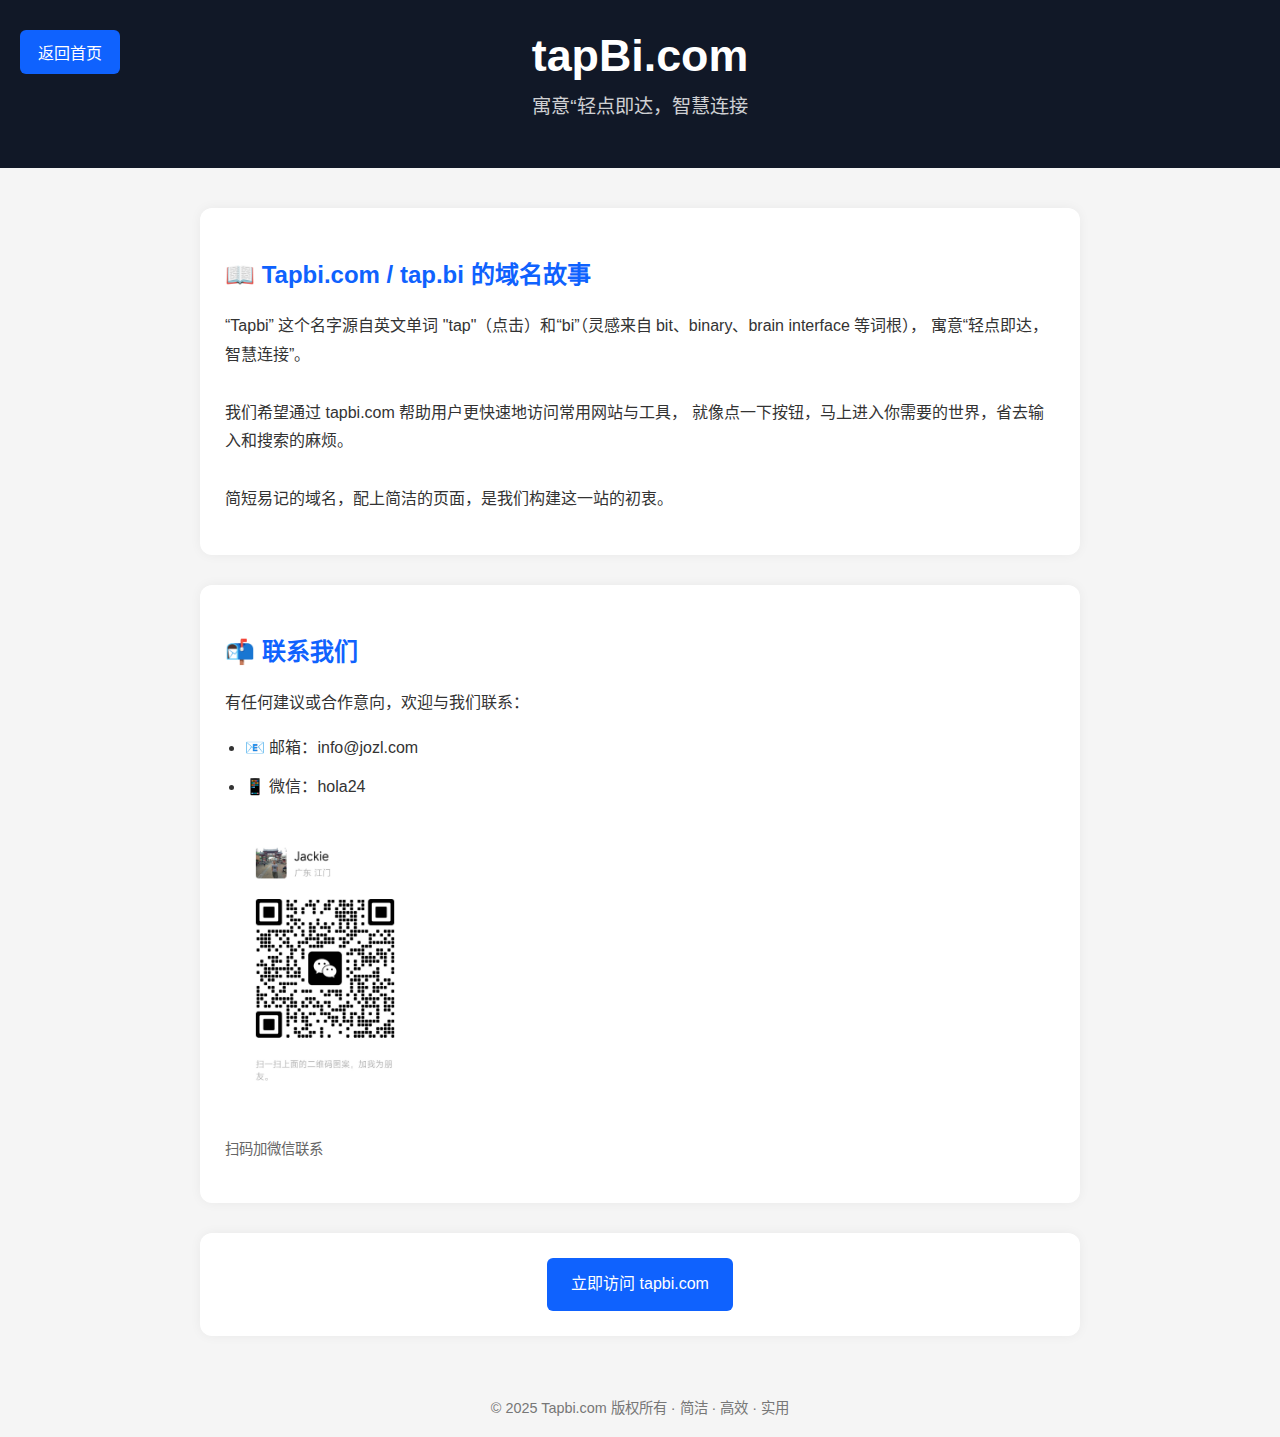
<file: About.html>
<!DOCTYPE html>
<html lang="zh-CN">
<head>
  <meta charset="UTF-8" />
  <meta name="viewport" content="width=device-width, initial-scale=1" />
  <title>Tapbi.com - 网站介绍</title>
  <style>
    body {
      font-family: "Helvetica Neue", Helvetica, Arial, sans-serif;
      margin: 0;
      padding: 0;
      background: #f5f5f5;
      color: #333;
    }
    header {
      background: #111827;
      color: white;
      padding: 30px 20px;
      text-align: center;
      position: relative;
    }
    .home-btn {
      position: absolute;
      left: 20px;
      top: 30px;
      background: #0f62fe;
      color: white;
      border: none;
      border-radius: 6px;
      padding: 10px 18px;
      font-size: 1em;
      text-decoration: none;
      cursor: pointer;
      transition: background 0.2s;
      z-index: 2;
    }
    .home-btn:hover {
      background: #0047bb;
    }
    header h1 {
      font-size: 2.8em;
      margin: 0;
    }
    header p {
      font-size: 1.2em;
      margin-top: 10px;
      opacity: 0.8;
    }
    main {
      max-width: 880px;
      margin: 40px auto;
      padding: 0 20px;
      line-height: 1.8;
    }
    section {
      background: white;
      padding: 25px;
      border-radius: 12px;
      box-shadow: 0 0 12px rgba(0,0,0,0.05);
      margin-bottom: 30px;
    }
    section h2 {
      font-size: 1.5em;
      margin-bottom: 15px;
      color: #0f62fe;
    }
    ul {
      padding-left: 20px;
    }
    ul li {
      margin-bottom: 10px;
    }
    .btn {
      display: inline-block;
      background: #0f62fe;
      color: white;
      padding: 12px 24px;
      border-radius: 6px;
      text-decoration: none;
      font-size: 1em;
    }
    .btn:hover {
      background: #0047bb;
    }
    footer {
      text-align: center;
      font-size: 0.9em;
      color: #777;
      padding: 20px 0;
    }
    img {
      max-width: 100%;
    }
  </style>
</head>
<body>

<header>
  <a href="https://tapbi.com" class="home-btn">返回首页</a>
  <h1>tapBi.com</h1>
  <p>寓意“轻点即达，智慧连接</p>
</header>

<main>
  
  <section>
    <h2>📖 Tapbi.com / tap.bi 的域名故事</h2>
    <p>
      “Tapbi” 这个名字源自英文单词 "tap"（点击）和“bi”（灵感来自 bit、binary、brain interface 等词根），
      寓意“轻点即达，智慧连接”。<br><br>
      我们希望通过 tapbi.com 帮助用户更快速地访问常用网站与工具，
      就像点一下按钮，马上进入你需要的世界，省去输入和搜索的麻烦。<br><br>
      简短易记的域名，配上简洁的页面，是我们构建这一站的初衷。
    </p>
  </section>

  <section>
    <h2>📬 联系我们</h2>
    <p>有任何建议或合作意向，欢迎与我们联系：</p>
    <ul>
      <li>📧 邮箱：info@jozl.com</li>
      <li>📱 微信：hola24</li>
    </ul>
    <div style="margin-top:15px;">
      <img src="qrcode.png" alt="扫码联系" style="max-width:200px;">
      <p style="font-size:0.9em; color:#666;">扫码加微信联系</p>
    </div>
  </section>

  <section style="text-align: center;">
    <a class="btn" href="https://tapbi.com" target="_blank">立即访问 tapbi.com</a>
  </section>
</main>

<footer>
  &copy; 2025 Tapbi.com 版权所有 · 简洁 · 高效 · 实用
</footer>

</body>
</html>
</file>
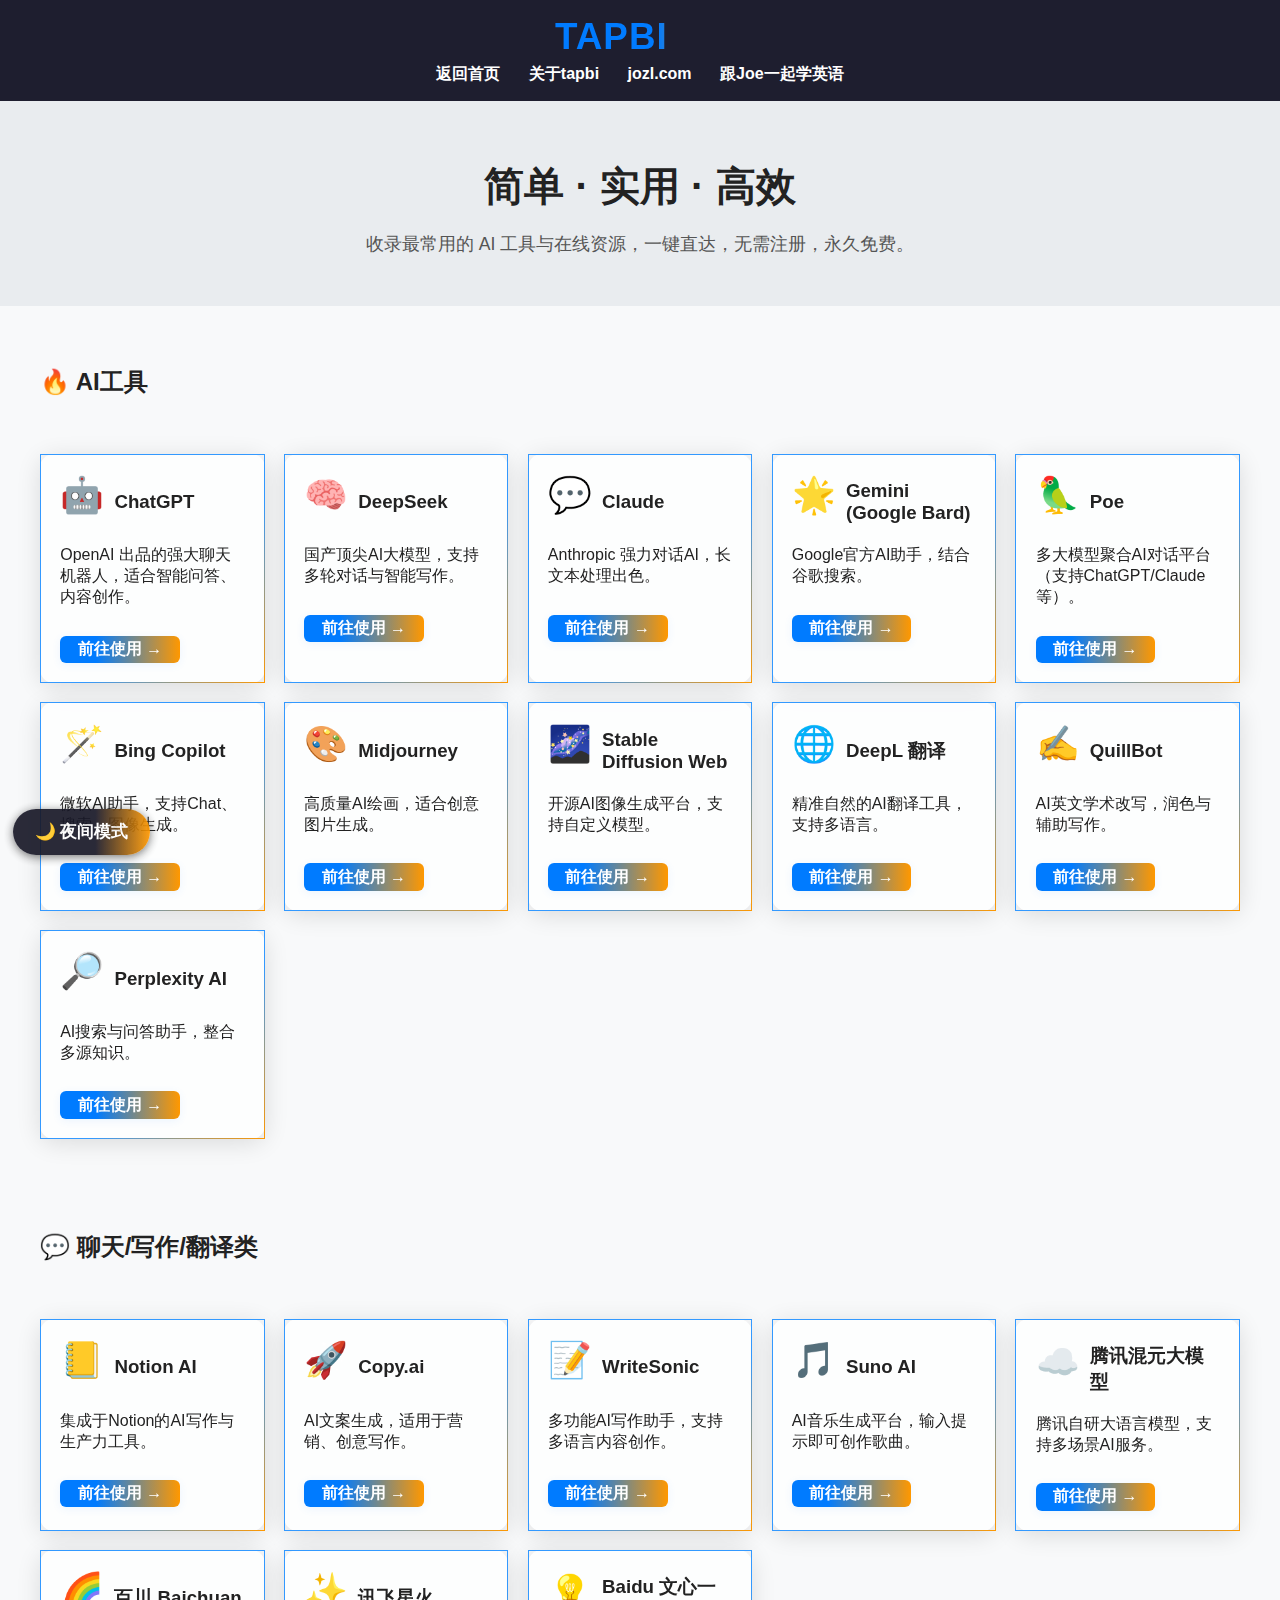
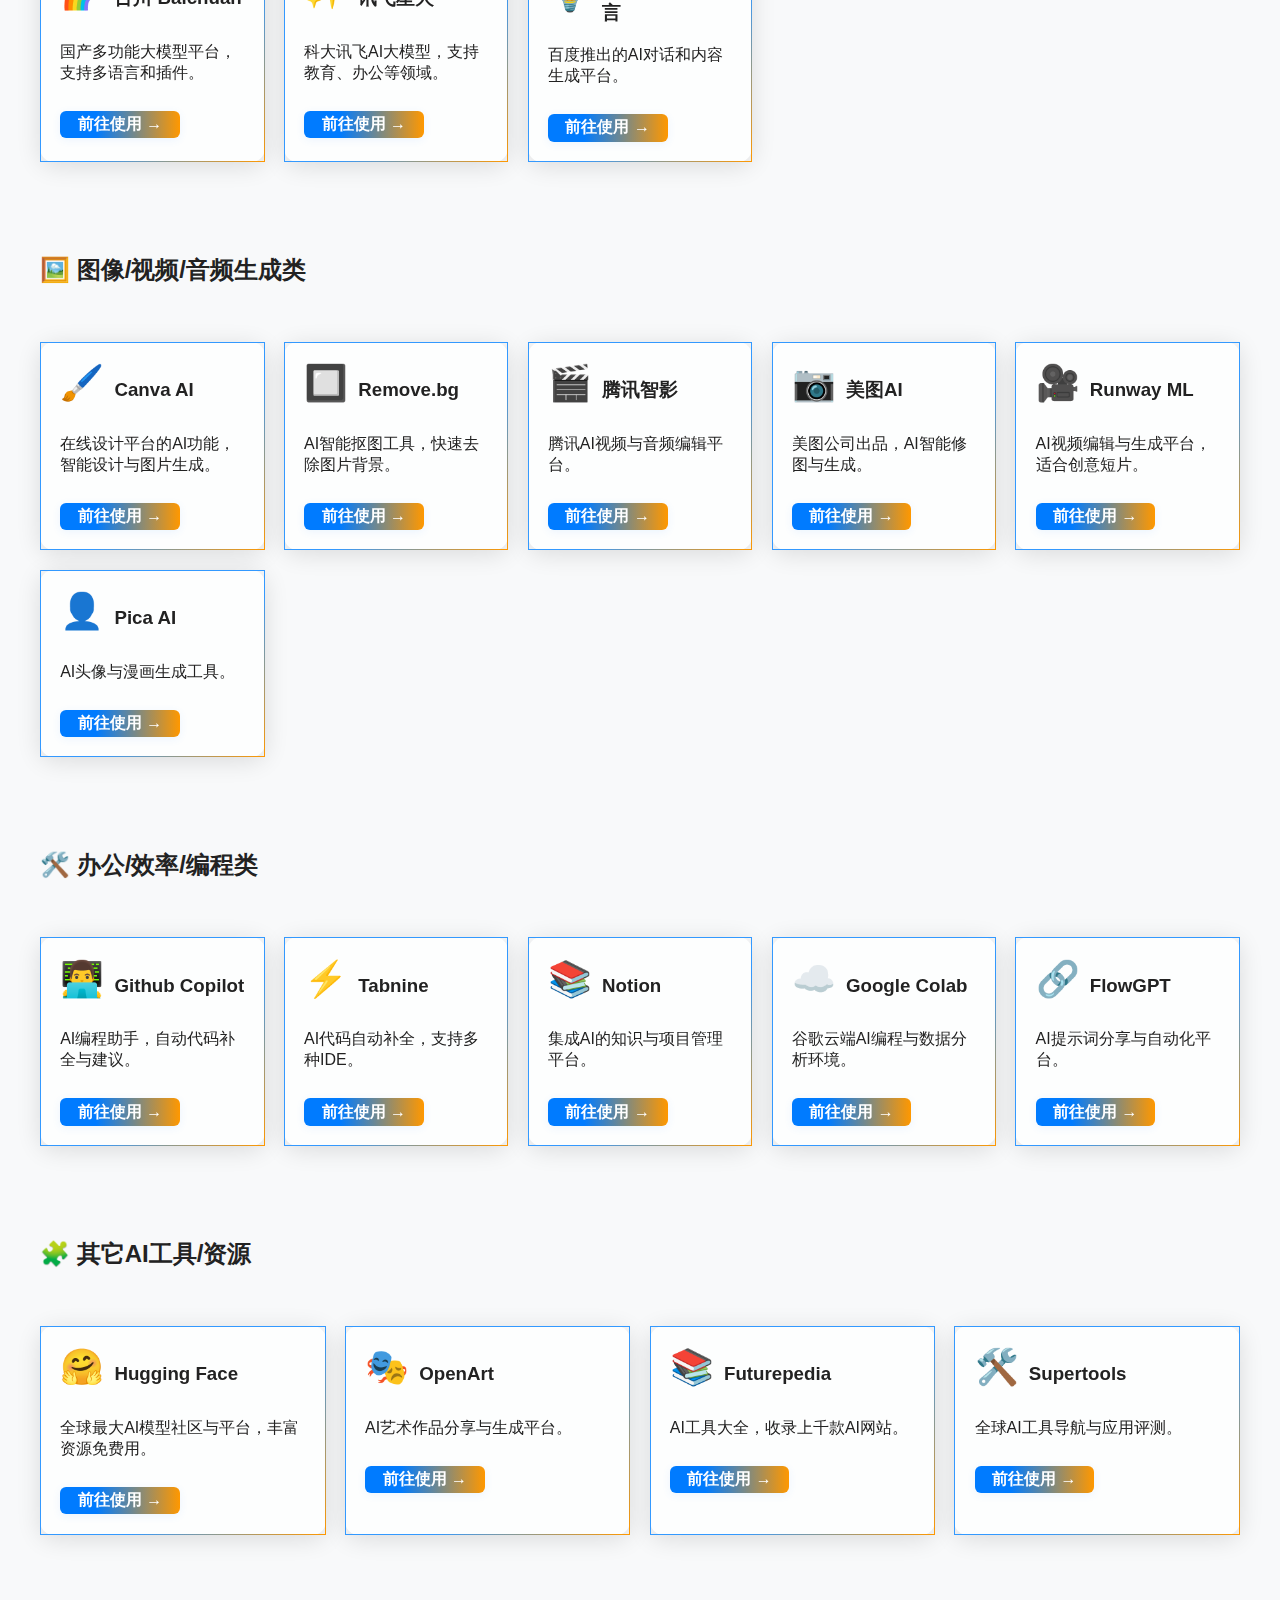
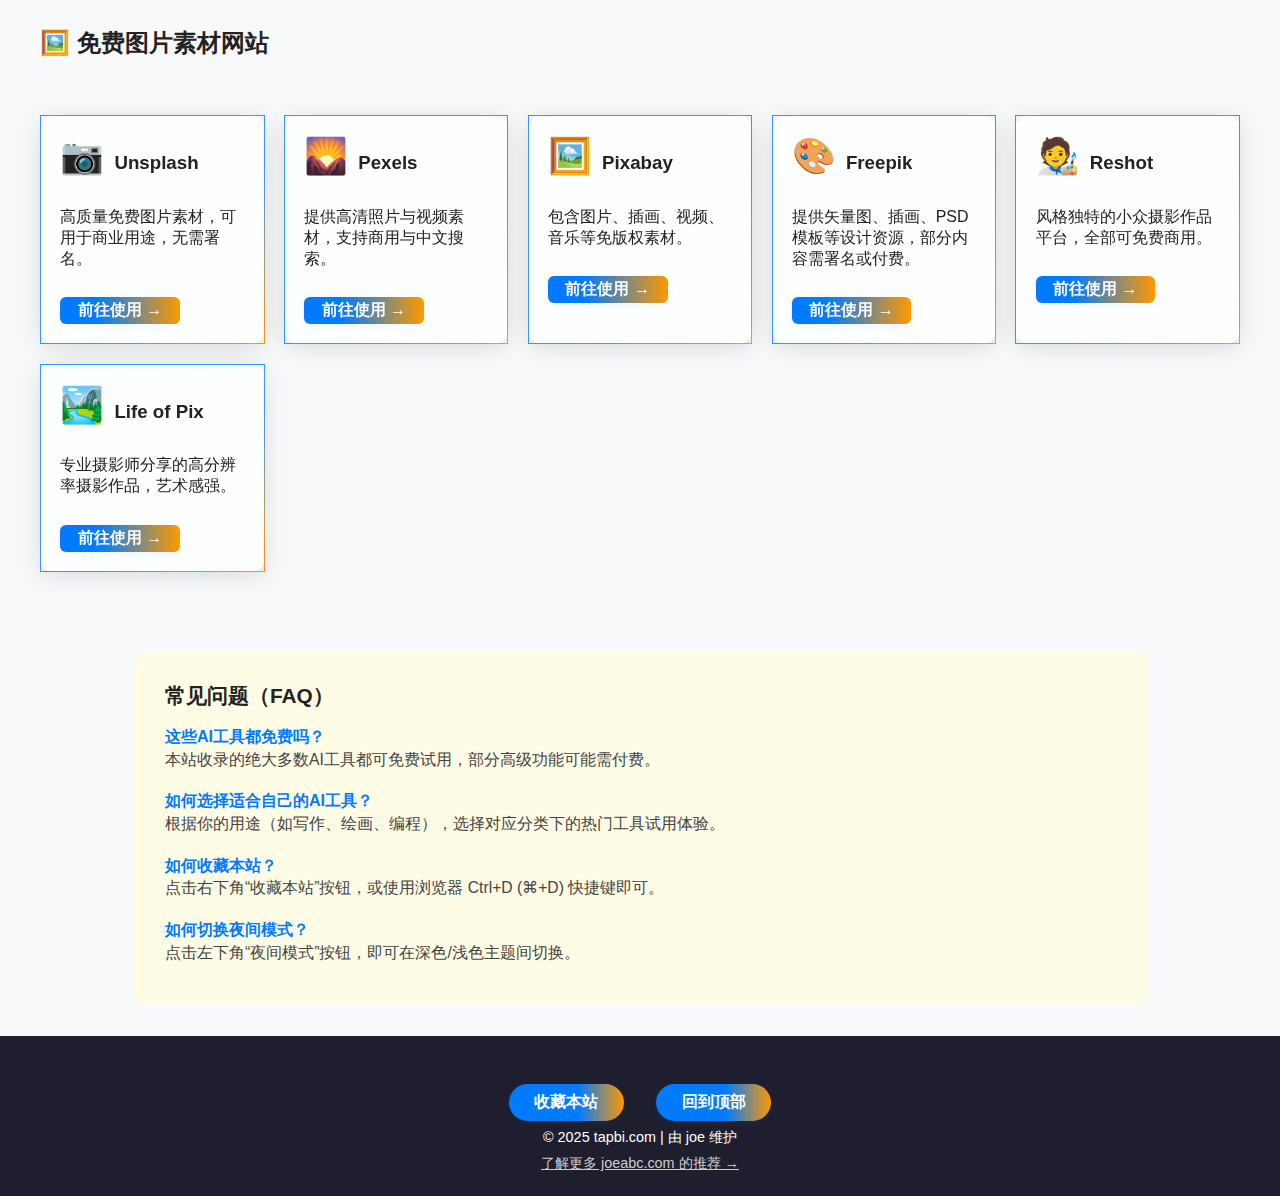
<file: ai.html>
<!DOCTYPE html>
<html lang="zh">
<head>
  <meta charset="UTF-8">
  <meta name="viewport" content="width=device-width, initial-scale=1.0">
  <meta name="description" content="tapbi.com - 最全AI工具导航，收录ChatGPT、Midjourney、Claude等热门AI工具，一键直达永久免费。">
  <meta name="keywords" content="AI工具, ChatGPT, Midjourney, Claude, AI导航, 免费AI工具, 人工智能, AI写作, AI绘画, AI编程">
  <meta property="og:title" content="tapbi.com - 最全AI工具导航">
  <meta property="og:description" content="收录最热门AI工具，一键直达永久免费。">
  <meta property="og:type" content="website">
  <meta property="og:url" content="https://tapbi.com/">
  <meta property="og:image" content="https://tapbi.com/logo.png">
  <link rel="icon" href="https://tapbi.com/favicon.ico">
  <title>tapbi.com - AI工具导航</title>
  <style>
    :root {
      --main-bg: #f8f9fa;
      --card-bg: rgba(255,255,255,0.75);
      --card-border: linear-gradient(135deg, #39f 60%, #ff9800 100%);
      --card-border-dark: linear-gradient(135deg, #444 60%, #ff9800 100%);
      --accent: #007bff;
      --accent2: #ff9800;
      --text: #222;
      --text-light: #fff;
      --shadow: rgba(0,0,0,0.12);
      --shadow-hover: rgba(0,0,0,0.18);
    }
    body {
      margin: 0; font-family: Arial, sans-serif;
      background: var(--main-bg); color: var(--text);
      transition: background 0.3s, color 0.3s;
    }
    header, footer {
      background: #1e1e2f; color: white; padding: 1em; text-align: center;
    }
    nav a { color: #fff; margin: 0 12px; text-decoration: none; font-weight: bold; }
    .hero { padding: 2em; text-align: center; background: #e9ecef; }
    .hero h1 { font-size: 2.5em; margin-bottom: 0.3em; }
    .hero p { font-size: 1.1em; color: #555; }
    .section-title {
      font-size: 1.5em;
      font-weight: bold;
      color: #222;
      margin: 2.5em 0 1em 0.5em;
      text-align: left;
      max-width: 1200px;
      margin-left: auto;
      margin-right: auto;
      display: flex;
      align-items: center;
      gap: 0.6em;
    }
    .grid {
      display: grid;
      grid-template-columns: repeat(auto-fit, minmax(220px, 1fr));
      gap: 1.2em;
      padding: 2em;
      max-width: 1200px;
      margin: auto;
    }
    .card {
      background: var(--card-bg);
      backdrop-filter: blur(7px);
      border-radius: 14px;
      border: 1.5px solid;
      border-image: var(--card-border) 1;
      box-shadow: 0 4px 24px var(--shadow);
      transition: transform 0.2s, box-shadow 0.2s, border-color 0.2s;
      min-height: 145px;
      position: relative;
      overflow: hidden;
      color: #222;
      padding: 1.2em;
      display: flex;
      flex-direction: column;
      align-items: flex-start;
    }
    .card:hover, .card:focus-within {
      transform: translateY(-6px) scale(1.03);
      box-shadow: 0 8px 32px var(--shadow-hover);
      border-color: #007bff;
    }
    .card-icon {
      font-size: 2.2em;
      margin-bottom: 0.3em;
      margin-right: 0.2em;
    }
    .card h3 { margin: 0.2em 0 0 0; }
    .card a {
      display: inline-block; margin-top: 0.7em;
      text-decoration: none; color: var(--accent);
      font-weight: bold; border-radius: 6px;
      padding: 0.2em 1.1em;
      background: linear-gradient(90deg, #007bff 30%, #ff9800 100%);
      color: #fff;
      transition: background 0.2s, color 0.2s;
      box-shadow: 0 2px 8px rgba(30,144,255,0.09);
      font-size: 1em;
    }
    .card a:hover { background: linear-gradient(90deg, #0056b3 60%, #ff6f00 100%); color: #fff; }
    footer p { margin: 0.5em 0; font-size: 0.9em; }
    .footer-buttons {
      margin: 1.5em 0 0 0;
      display: flex;
      justify-content: center;
      gap: 2em;
    }
    .footer-buttons button {
      padding: 0.5em 1.6em;
      font-size: 1em;
      border: none;
      border-radius: 25px;
      background: linear-gradient(90deg, #007bff 60%, #ff9800 100%);
      color: #fff;
      cursor: pointer;
      font-weight: bold;
      transition: background 0.2s, box-shadow 0.2s;
      box-shadow: 0 2px 8px rgba(30,144,255,0.09);
      margin-top: 0.5em;
    }
    .footer-buttons button:hover {
      background: linear-gradient(90deg, #0056b3 60%, #ff6f00 100%);
    }
    .logo {
      font-size: 2.3em;
      font-weight: bold;
      letter-spacing: 1px;
      font-family: Arial Black, Arial, sans-serif;
      display: inline-block;
      user-select: none;
      margin-bottom: 0.15em;
      background: linear-gradient(90deg, #007bff 60%, #ff9800 100%);
      -webkit-background-clip: text;
      -webkit-text-fill-color: transparent;
      animation: logoGlow 2s infinite alternate;
    }
    @keyframes logoGlow {
      from { text-shadow: 0 0 6px #007bff66, 0 0 0px #ff980000; }
      to   { text-shadow: 0 0 0px #007bff00, 0 0 12px #ff9800cc; }
    }
    .logo .tap { color: #007bff; }
    .logo .bi { color: #ff9800; }
    .logo .com {
      color: #fff;
      font-size: 0.5em;
      font-weight: normal;
      letter-spacing: 0;
      margin-left: 0.5em;
      vertical-align: middle;
      opacity: 0.7;
    }
    #backToTop {
      position: fixed;
      right: 2vw;
      bottom: 5vh;
      z-index: 100;
      padding: 0.7em 1.3em;
      border-radius: 30px;
      background: linear-gradient(90deg, #007bff 60%, #ff9800 100%);
      color: #fff;
      font-size: 1.05em;
      font-weight: bold;
      border: none;
      box-shadow: 0 2px 10px rgba(30,144,255,0.15);
      cursor: pointer;
      opacity: 0.85;
      display: none;
      transition: background 0.2s, opacity 0.2s;
      animation: fadeInUp 0.3s;
    }
    #backToTop:hover {
      background: linear-gradient(90deg, #1976d2 60%, #ff6f00 100%);
      opacity: 1;
    }
    .dark {
      background: #181828 !important;
      color: #eee !important;
    }
    .dark .card {
      background: rgba(30, 30, 55, 0.85) !important;
      color: #fff !important;
      border-image: var(--card-border-dark) 1;
    }
    .dark .section-title { color: #ffffffcc; }
    .dark .hero { background: #232342; color: #ddd; }
    .dark .footer-buttons button { background: linear-gradient(90deg, #222a44 60%, #ff9800 100%); }
    .dark .footer-buttons button:hover { background: linear-gradient(90deg, #444 60%, #ff6f00 100%); }
    .dark .card a { background: linear-gradient(90deg, #444 60%, #ff9800 100%); }
    .dark .card a:hover { background: linear-gradient(90deg, #333 60%, #ff6f00 100%); }
    .dark header, .dark footer { background: #151525; }
    .dark .logo { filter: brightness(1.2); }
    @media (max-width: 600px) {
      .logo { font-size: 1.5em; }
      .section-title { font-size: 1.15em; margin-left: 1em; }
      .grid { padding: 1em; }
      #backToTop { font-size: 0.9em; right: 3vw; bottom: 3vh; }
      .footer-buttons { flex-direction: column; gap: 0.6em; }
    }
    @keyframes fadeInUp {
      from { opacity: 0; transform: translateY(30px);}
      to { opacity: 1; transform: translateY(0);}
    }
    /* 自定义滚动条 */
    ::-webkit-scrollbar { width: 8px; background: #ededed;}
    ::-webkit-scrollbar-thumb { background: linear-gradient(90deg, #b2cfff 0%, #ffe0b2 100%); border-radius: 8px; }
    .dark ::-webkit-scrollbar-thumb { background: linear-gradient(90deg, #344 0%, #ff9800 100%); }
    .faq-section { max-width: 950px; margin: 3em auto 2em auto; background: #fffce6; border-radius: 10px; padding: 1.2em 2em; }
    .dark .faq-section { background: #232342; color: #eee; }
    .faq-section h2 { font-size: 1.3em; margin-top: 0.5em; }
    .faq { margin-bottom: 1.3em; }
    .faq h3 { margin: 0.3em 0 0.1em 0; font-size: 1em; font-weight: bold; color: #007bff; }
    .dark .faq h3 { color: #ffd54f; }
    .faq p { margin: 0.1em 0 0.3em 0; font-size: 0.98em; color: #444; }
    .dark .faq p { color: #e0e0e0; }
    /* 夜间模式切换按钮 */
    #toggleDark {
      position: fixed; left: 1vw; bottom: 5vh; z-index: 101;
      background: linear-gradient(90deg, #181828 60%, #ff9800 100%);
      color: #fff; border: none; border-radius: 30px; font-size: 1.05em;
      font-weight: bold; box-shadow: 0 2px 10px #222a; cursor: pointer; opacity: 0.92;
      padding: 0.7em 1.3em; transition: background 0.2s, opacity 0.2s;
      display: block;
      outline: none;
    }
    #toggleDark:hover { background: linear-gradient(90deg, #333 60%, #ff6f00 100%); opacity: 1; }
    /* 卡片图标布局优化 */
    .card-header {
      display: flex; align-items: center; gap: 0.2em; margin-bottom: 0.2em;
    }
  </style>
  <script>
    // 回到顶部按钮动画优化版
    window.addEventListener('scroll', function() {
      const btn = document.getElementById('backToTop');
      if (window.scrollY > 300) {
        if (btn.style.display !== 'block') {
          btn.style.display = 'block';
          btn.style.animation = 'fadeInUp 0.3s';
        }
      } else {
        btn.style.display = 'none';
        btn.style.animation = '';
      }
    });
    function backToTop() {
      window.scrollTo({top: 0, behavior: 'smooth'});
    }
    // 收藏本站功能优化
    function addFavorite() {
      alert('请使用 Ctrl+D (Windows) 或 ⌘+D (Mac) 收藏本页。');
    }
    // 夜间模式切换
    function toggleDark() {
      document.body.classList.toggle('dark');
      localStorage.setItem('darkmode', document.body.classList.contains('dark') ? '1' : '0');
    }
    window.onload = function() {
      if(localStorage.getItem('darkmode') === '1') document.body.classList.add('dark');
    }
  </script>
</head>
<body>

<header>
  <div class="logo" aria-label="tapbi.com">
    <span class="tap">TAP</span><span class="bi">BI</span><span class="com">.COM</span>
  </div>
  <nav aria-label="主导航">
    <a href="https://tapbi.com/">返回首页</a>
    <a href="https://tapbi.com/About">关于tapbi</a>
    <a href="https://jozl.com/" target="_blank" rel="noopener noreferrer">jozl.com</a>
    <a href="https://joeabc.com/">跟Joe一起学英语</a>
  </nav>
</header>

<main>
  <section class="hero">
    <h1>简单 · 实用 · 高效</h1>
    <p>收录最常用的 AI 工具与在线资源，一键直达，无需注册，永久免费。</p>
  </section>

  <!-- 各分类区块 -->
  <section aria-labelledby="ai-tools">
    <div class="section-title" id="ai-tools">🔥 AI工具</div>
    <div class="grid">
      <article class="card">
        <div class="card-header"><span class="card-icon">🤖</span><h3>ChatGPT</h3></div>
        <p>OpenAI 出品的强大聊天机器人，适合智能问答、内容创作。</p>
        <a href="https://chat.openai.com" target="_blank" rel="noopener" aria-label="前往 ChatGPT">前往使用 →</a>
      </article>
      <article class="card">
        <div class="card-header"><span class="card-icon">🧠</span><h3>DeepSeek</h3></div>
        <p>国产顶尖AI大模型，支持多轮对话与智能写作。</p>
        <a href="https://chat.deepseek.com" target="_blank" rel="noopener" aria-label="前往 DeepSeek">前往使用 →</a>
      </article>
      <article class="card">
        <div class="card-header"><span class="card-icon">💬</span><h3>Claude</h3></div>
        <p>Anthropic 强力对话AI，长文本处理出色。</p>
        <a href="https://claude.ai" target="_blank" rel="noopener" aria-label="前往 Claude">前往使用 →</a>
      </article>
      <article class="card">
        <div class="card-header"><span class="card-icon">🌟</span><h3>Gemini (Google Bard)</h3></div>
        <p>Google官方AI助手，结合谷歌搜索。</p>
        <a href="https://gemini.google.com" target="_blank" rel="noopener" aria-label="前往 Gemini">前往使用 →</a>
      </article>
      <article class="card">
        <div class="card-header"><span class="card-icon">🦜</span><h3>Poe</h3></div>
        <p>多大模型聚合AI对话平台（支持ChatGPT/Claude等）。</p>
        <a href="https://poe.com" target="_blank" rel="noopener" aria-label="前往 Poe">前往使用 →</a>
      </article>
      <article class="card">
        <div class="card-header"><span class="card-icon">🪄</span><h3>Bing Copilot</h3></div>
        <p>微软AI助手，支持Chat、搜索、图像生成。</p>
        <a href="https://www.bing.com/chat" target="_blank" rel="noopener" aria-label="前往 Bing Copilot">前往使用 →</a>
      </article>
      <article class="card">
        <div class="card-header"><span class="card-icon">🎨</span><h3>Midjourney</h3></div>
        <p>高质量AI绘画，适合创意图片生成。</p>
        <a href="https://www.midjourney.com" target="_blank" rel="noopener" aria-label="前往 Midjourney">前往使用 →</a>
      </article>
      <article class="card">
        <div class="card-header"><span class="card-icon">🌌</span><h3>Stable Diffusion Web</h3></div>
        <p>开源AI图像生成平台，支持自定义模型。</p>
        <a href="https://stablediffusionweb.com" target="_blank" rel="noopener" aria-label="前往 Stable Diffusion Web">前往使用 →</a>
      </article>
      <article class="card">
        <div class="card-header"><span class="card-icon">🌐</span><h3>DeepL 翻译</h3></div>
        <p>精准自然的AI翻译工具，支持多语言。</p>
        <a href="https://deepl.com" target="_blank" rel="noopener" aria-label="前往 DeepL 翻译">前往使用 →</a>
      </article>
      <article class="card">
        <div class="card-header"><span class="card-icon">✍️</span><h3>QuillBot</h3></div>
        <p>AI英文学术改写，润色与辅助写作。</p>
        <a href="https://quillbot.com" target="_blank" rel="noopener" aria-label="前往 QuillBot">前往使用 →</a>
      </article>
      <article class="card">
        <div class="card-header"><span class="card-icon">🔎</span><h3>Perplexity AI</h3></div>
        <p>AI搜索与问答助手，整合多源知识。</p>
        <a href="https://www.perplexity.ai" target="_blank" rel="noopener" aria-label="前往 Perplexity AI">前往使用 →</a>
      </article>
    </div>
  </section>

  <section aria-labelledby="ai-chat">
    <div class="section-title" id="ai-chat">💬 聊天/写作/翻译类</div>
    <div class="grid">
      <article class="card">
        <div class="card-header"><span class="card-icon">📒</span><h3>Notion AI</h3></div>
        <p>集成于Notion的AI写作与生产力工具。</p>
        <a href="https://www.notion.so/product/ai" target="_blank" rel="noopener" aria-label="前往 Notion AI">前往使用 →</a>
      </article>
      <article class="card">
        <div class="card-header"><span class="card-icon">🚀</span><h3>Copy.ai</h3></div>
        <p>AI文案生成，适用于营销、创意写作。</p>
        <a href="https://www.copy.ai" target="_blank" rel="noopener" aria-label="前往 Copy.ai">前往使用 →</a>
      </article>
      <article class="card">
        <div class="card-header"><span class="card-icon">📝</span><h3>WriteSonic</h3></div>
        <p>多功能AI写作助手，支持多语言内容创作。</p>
        <a href="https://writesonic.com" target="_blank" rel="noopener" aria-label="前往 WriteSonic">前往使用 →</a>
      </article>
      <article class="card">
        <div class="card-header"><span class="card-icon">🎵</span><h3>Suno AI</h3></div>
        <p>AI音乐生成平台，输入提示即可创作歌曲。</p>
        <a href="https://suno.ai/" target="_blank" rel="noopener" aria-label="前往 Suno AI">前往使用 →</a>
      </article>
      <article class="card">
        <div class="card-header"><span class="card-icon">☁️</span><h3>腾讯混元大模型</h3></div>
        <p>腾讯自研大语言模型，支持多场景AI服务。</p>
        <a href="https://hunyuan.tencent.com/" target="_blank" rel="noopener" aria-label="前往 腾讯混元大模型">前往使用 →</a>
      </article>
      <article class="card">
        <div class="card-header"><span class="card-icon">🌈</span><h3>百川 Baichuan</h3></div>
        <p>国产多功能大模型平台，支持多语言和插件。</p>
        <a href="https://www.baichuan-ai.com/" target="_blank" rel="noopener" aria-label="前往 百川 Baichuan">前往使用 →</a>
      </article>
      <article class="card">
        <div class="card-header"><span class="card-icon">✨</span><h3>讯飞星火</h3></div>
        <p>科大讯飞AI大模型，支持教育、办公等领域。</p>
        <a href="https://xinghuo.xfyun.cn/" target="_blank" rel="noopener" aria-label="前往 讯飞星火">前往使用 →</a>
      </article>
      <article class="card">
        <div class="card-header"><span class="card-icon">💡</span><h3>Baidu 文心一言</h3></div>
        <p>百度推出的AI对话和内容生成平台。</p>
        <a href="https://yiyan.baidu.com/" target="_blank" rel="noopener" aria-label="前往 百度文心一言">前往使用 →</a>
      </article>
    </div>
  </section>

  <section aria-labelledby="ai-image">
    <div class="section-title" id="ai-image">🖼️ 图像/视频/音频生成类</div>
    <div class="grid">
      <article class="card">
        <div class="card-header"><span class="card-icon">🖌️</span><h3>Canva AI</h3></div>
        <p>在线设计平台的AI功能，智能设计与图片生成。</p>
        <a href="https://www.canva.com/ai/" target="_blank" rel="noopener" aria-label="前往 Canva AI">前往使用 →</a>
      </article>
      <article class="card">
        <div class="card-header"><span class="card-icon">🔲</span><h3>Remove.bg</h3></div>
        <p>AI智能抠图工具，快速去除图片背景。</p>
        <a href="https://remove.bg" target="_blank" rel="noopener" aria-label="前往 Remove.bg">前往使用 →</a>
      </article>
      <article class="card">
        <div class="card-header"><span class="card-icon">🎬</span><h3>腾讯智影</h3></div>
        <p>腾讯AI视频与音频编辑平台。</p>
        <a href="https://zenvideo.qq.com" target="_blank" rel="noopener" aria-label="前往 腾讯智影">前往使用 →</a>
      </article>
      <article class="card">
        <div class="card-header"><span class="card-icon">📷</span><h3>美图AI</h3></div>
        <p>美图公司出品，AI智能修图与生成。</p>
        <a href="https://www.meitu.com/ai/" target="_blank" rel="noopener" aria-label="前往 美图AI">前往使用 →</a>
      </article>
      <article class="card">
        <div class="card-header"><span class="card-icon">🎥</span><h3>Runway ML</h3></div>
        <p>AI视频编辑与生成平台，适合创意短片。</p>
        <a href="https://runwayml.com" target="_blank" rel="noopener" aria-label="前往 Runway ML">前往使用 →</a>
      </article>
      <article class="card">
        <div class="card-header"><span class="card-icon">👤</span><h3>Pica AI</h3></div>
        <p>AI头像与漫画生成工具。</p>
        <a href="https://www.pica-ai.com/" target="_blank" rel="noopener" aria-label="前往 Pica AI">前往使用 →</a>
      </article>
    </div>
  </section>

  <section aria-labelledby="ai-office">
    <div class="section-title" id="ai-office">🛠️ 办公/效率/编程类</div>
    <div class="grid">
      <article class="card">
        <div class="card-header"><span class="card-icon">👨‍💻</span><h3>Github Copilot</h3></div>
        <p>AI编程助手，自动代码补全与建议。</p>
        <a href="https://github.com/copilot" target="_blank" rel="noopener" aria-label="前往 Github Copilot">前往使用 →</a>
      </article>
      <article class="card">
        <div class="card-header"><span class="card-icon">⚡</span><h3>Tabnine</h3></div>
        <p>AI代码自动补全，支持多种IDE。</p>
        <a href="https://www.tabnine.com/" target="_blank" rel="noopener" aria-label="前往 Tabnine">前往使用 →</a>
      </article>
      <article class="card">
        <div class="card-header"><span class="card-icon">📚</span><h3>Notion</h3></div>
        <p>集成AI的知识与项目管理平台。</p>
        <a href="https://www.notion.so/" target="_blank" rel="noopener" aria-label="前往 Notion">前往使用 →</a>
      </article>
      <article class="card">
        <div class="card-header"><span class="card-icon">☁️</span><h3>Google Colab</h3></div>
        <p>谷歌云端AI编程与数据分析环境。</p>
        <a href="https://colab.research.google.com/" target="_blank" rel="noopener" aria-label="前往 Google Colab">前往使用 →</a>
      </article>
      <article class="card">
        <div class="card-header"><span class="card-icon">🔗</span><h3>FlowGPT</h3></div>
        <p>AI提示词分享与自动化平台。</p>
        <a href="https://flowgpt.com/" target="_blank" rel="noopener" aria-label="前往 FlowGPT">前往使用 →</a>
      </article>
    </div>
  </section>

  <section aria-labelledby="ai-other">
    <div class="section-title" id="ai-other">🧩 其它AI工具/资源</div>
    <div class="grid">
      <article class="card">
        <div class="card-header"><span class="card-icon">🤗</span><h3>Hugging Face</h3></div>
        <p>全球最大AI模型社区与平台，丰富资源免费用。</p>
        <a href="https://huggingface.co/" target="_blank" rel="noopener" aria-label="前往 Hugging Face">前往使用 →</a>
      </article>
      <article class="card">
        <div class="card-header"><span class="card-icon">🎭</span><h3>OpenArt</h3></div>
        <p>AI艺术作品分享与生成平台。</p>
        <a href="https://openart.ai/" target="_blank" rel="noopener" aria-label="前往 OpenArt">前往使用 →</a>
      </article>
      <article class="card">
        <div class="card-header"><span class="card-icon">📚</span><h3>Futurepedia</h3></div>
        <p>AI工具大全，收录上千款AI网站。</p>
        <a href="https://www.futurepedia.io/" target="_blank" rel="noopener" aria-label="前往 Futurepedia">前往使用 →</a>
      </article>
      <article class="card">
        <div class="card-header"><span class="card-icon">🛠️</span><h3>Supertools</h3></div>
        <p>全球AI工具导航与应用评测。</p>
        <a href="https://supertools.therundown.ai/" target="_blank" rel="noopener" aria-label="前往 Supertools">前往使用 →</a>
      </article>
    </div>
  </section>

  <section aria-labelledby="free-image">
    <div class="section-title" id="free-image">🖼️ 免费图片素材网站</div>
    <div class="grid">
      <article class="card">
        <div class="card-header"><span class="card-icon">📷</span><h3>Unsplash</h3></div>
        <p>高质量免费图片素材，可用于商业用途，无需署名。</p>
        <a href="https://unsplash.com" target="_blank" rel="noopener" aria-label="前往 Unsplash">前往使用 →</a>
      </article>
      <article class="card">
        <div class="card-header"><span class="card-icon">🌄</span><h3>Pexels</h3></div>
        <p>提供高清照片与视频素材，支持商用与中文搜索。</p>
        <a href="https://www.pexels.com/" target="_blank" rel="noopener" aria-label="前往 Pexels">前往使用 →</a>
      </article>
      <article class="card">
        <div class="card-header"><span class="card-icon">🖼️</span><h3>Pixabay</h3></div>
        <p>包含图片、插画、视频、音乐等免版权素材。</p>
        <a href="https://pixabay.com/" target="_blank" rel="noopener" aria-label="前往 Pixabay">前往使用 →</a>
      </article>
      <article class="card">
        <div class="card-header"><span class="card-icon">🎨</span><h3>Freepik</h3></div>
        <p>提供矢量图、插画、PSD模板等设计资源，部分内容需署名或付费。</p>
        <a href="https://www.freepik.com/" target="_blank" rel="noopener" aria-label="前往 Freepik">前往使用 →</a>
      </article>
      <article class="card">
        <div class="card-header"><span class="card-icon">🧑‍🎨</span><h3>Reshot</h3></div>
        <p>风格独特的小众摄影作品平台，全部可免费商用。</p>
        <a href="https://www.reshot.com/" target="_blank" rel="noopener" aria-label="前往 Reshot">前往使用 →</a>
      </article>
      <article class="card">
        <div class="card-header"><span class="card-icon">🏞️</span><h3>Life of Pix</h3></div>
        <p>专业摄影师分享的高分辨率摄影作品，艺术感强。</p>
        <a href="https://www.lifeofpix.com/" target="_blank" rel="noopener" aria-label="前往 Life of Pix">前往使用 →</a>
      </article>
    </div>
  </section>
</main>

<section class="faq-section" aria-labelledby="faq">
  <h2 id="faq">常见问题（FAQ）</h2>
  <div class="faq">
    <h3>这些AI工具都免费吗？</h3>
    <p>本站收录的绝大多数AI工具都可免费试用，部分高级功能可能需付费。</p>
  </div>
  <div class="faq">
    <h3>如何选择适合自己的AI工具？</h3>
    <p>根据你的用途（如写作、绘画、编程），选择对应分类下的热门工具试用体验。</p>
  </div>
  <div class="faq">
    <h3>如何收藏本站？</h3>
    <p>点击右下角“收藏本站”按钮，或使用浏览器 Ctrl+D (⌘+D) 快捷键即可。</p>
  </div>
  <div class="faq">
    <h3>如何切换夜间模式？</h3>
    <p>点击左下角“夜间模式”按钮，即可在深色/浅色主题间切换。</p>
  </div>
</section>

<footer>
  <div class="footer-buttons">
    <button onclick="addFavorite()">收藏本站</button>
    <button onclick="backToTop()">回到顶部</button>
  </div>
  <p>© 2025 tapbi.com | 由 joe 维护</p>
  <p><a href="https://joeabc.com/OurWebsite" style="color:#ccc;">了解更多 joeabc.com 的推荐 →</a></p>
</footer>

<!-- 回到顶部悬浮按钮 -->
<button id="backToTop" onclick="backToTop()" title="回到顶部">↑ 回到顶部</button>
<!-- 夜间模式切换按钮 -->
<button id="toggleDark" onclick="toggleDark()" title="夜间模式/DayNight">🌙 夜间模式</button>
</body>
</html>
</file>
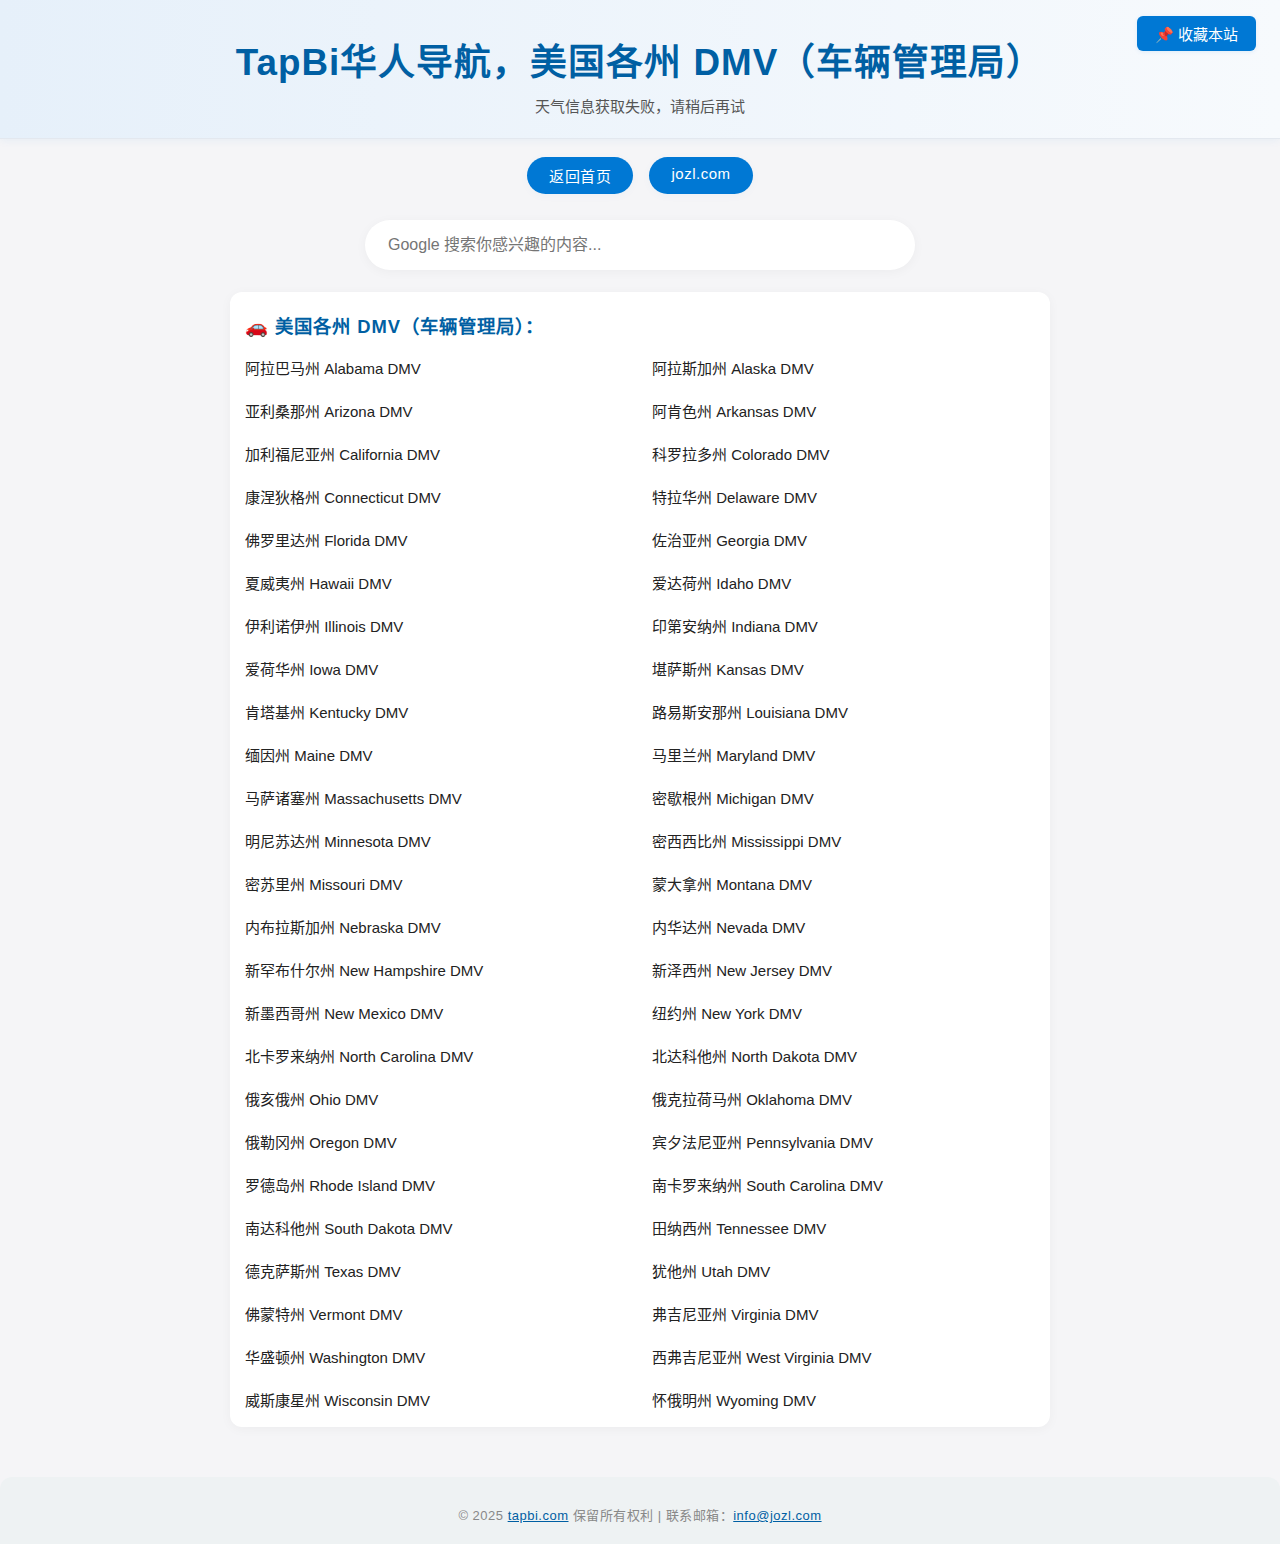
<file: dmv.html>
<!DOCTYPE html>
<html lang="zh-CN">
<head>
  <meta charset="UTF-8" />
  <meta name="viewport" content="width=device-width, initial-scale=1.0"/>
  <meta name="theme-color" content="#0078d4">
  <title>TapBi.com - TapBi，灵感从点击开始，每一次点击，都是发现，点出创意，触动未来</title>
  <meta name="description" content="TapBi.com - 华人常用·AI工具·网址大全。JOZL.COM、JOABC.COM、JOEABC.COM、ALITITI.COM等一键直达，导航你的灵感与效率。">
  <meta name="keywords" content="TapBi, AI工具, jozl.com, joabc.com, joeabc.com, alititi.com, 华人导航, AI导航, 实用网站, 常用工具, 免费AI, 华人网站, 网址大全">
  <style>
    :root {
      --primary: #0078d4;
      --primary-dark: #005fa3;
      --bg: #f5f5f7;
      --card-bg: #fff;
      --card-shadow: 0 2px 12px rgba(0,0,0,0.04);
      --radius: 12px;
    }
    * { box-sizing: border-box; }
    body {
      font-family: "Segoe UI", Arial, sans-serif;
      margin: 0;
      padding: 0;
      background-color: var(--bg);
      min-height: 100vh;
    }
    header {
      background: linear-gradient(90deg, #e6f0fa 0%, #f7fafd 100%);
      padding: 32px 10px 22px 10px;
      text-align: center;
      border-bottom: 1px solid #e3e8ef;
      position: relative;
      box-shadow: 0 2px 8px rgba(0,120,212,0.06);
    }
    .logo {
      font-size: 2.3rem;
      font-weight: bold;
      margin: 0;
      letter-spacing: 1px;
    }
    .logo a { color: #005fa3; text-decoration: none; }
    .weather {
      font-size: 15px;
      color: #555;
      margin-top: 9px;
    }
    .top-actions {
      position: absolute;
      top: 16px;
      right: 24px;
      z-index: 10;
    }
    .top-actions button {
      padding: 7px 18px;
      font-size: 15px;
      background: var(--primary);
      color: #fff;
      border: none;
      border-radius: 6px;
      cursor: pointer;
      box-shadow: 0 1px 4px rgba(0,120,212,0.10);
      transition: background 0.2s;
    }
    .top-actions button:hover {
      background: var(--primary-dark);
    }
    /* AI平台直达导航样式 */
    .ai-nav-links {
      display: flex;
      justify-content: center;
      flex-wrap: wrap;
      gap: 1em;
      margin: 18px auto 0 auto;
      max-width: 95vw;
    }
    .ai-nav-links a {
      color: #fff;
      background: var(--primary);
      padding: 8px 22px;
      border-radius: 50px;
      font-size: 15px;
      font-weight: 500;
      text-decoration: none;
      transition: background 0.2s, color 0.2s;
      box-shadow: 0 2px 8px rgba(0,120,212,0.04);
      margin-bottom: 4px;
      letter-spacing: .5px;
    }
    .ai-nav-links a:hover {
      background: var(--primary-dark);
      color: #fff;
    }
    .search {
      display: flex;
      justify-content: center;
      margin: 22px auto;
      max-width: 95vw;
    }
    .search form {
      width: 100%;
      max-width: 550px;
      display: flex;
      background: #fff;
      border-radius: 30px;
      box-shadow: var(--card-shadow);
      padding: 3px;
    }
    .search input[type="text"] {
      width: 100%;
      padding: 13px 20px;
      font-size: 16px;
      border: none;
      border-radius: 30px;
      outline: none;
      background: transparent;
    }
    .search input[type="text"]:focus {
      background: #f3f8ff;
    }
    /* DMV列表优化 */
    .section1 {
      background: var(--card-bg);
      margin: 16px auto;
      padding: 20px 15px 10px 15px;
      max-width: 820px;
      border-radius: var(--radius);
      box-shadow: var(--card-shadow);
    }
    .section1 strong {
      font-size: 1.15rem;
      color: var(--primary-dark);
      display: block;
      margin-bottom: 12px;
      letter-spacing: 1px;
    }
    .dmv-list {
      display: grid;
      grid-template-columns: repeat(2, minmax(0, 1fr));
      gap: 8px 24px;
    }
    .dmv-list a {
      display: block;
      padding: 7px 0;
      font-size: 15px;
      color: #222;
      border-radius: 6px;
      transition: background 0.13s, color 0.13s;
      text-decoration: none;
    }
    .dmv-list a:hover {
      background: #e5f0fa;
      color: var(--primary);
    }
    .footer {
      text-align: center;
      padding: 28px 8px 20px 8px;
      font-size: 13px;
      color: #888;
      background-color: #eef2f3;
      margin-top: 50px;
      border-radius: var(--radius) var(--radius) 0 0;
      letter-spacing: .5px;
    }
    .footer a { color: var(--primary-dark); text-decoration: underline; }
    .back-to-top {
      display: none;
      position: fixed;
      right: 20px;
      bottom: 20px;
      padding: 12px 15px;
      font-size: 15px;
      background-color: var(--primary);
      color: white;
      border: none;
      border-radius: 7px;
      cursor: pointer;
      z-index: 999;
      transition: background 0.3s, opacity 0.25s;
      opacity: 0.85;
    }
    .back-to-top:hover {
      background-color: var(--primary-dark);
      opacity: 1;
    }
    @media (max-width: 700px) {
      .logo { font-size: 1.25rem; }
      .ai-nav-links a { font-size: 13px; padding: 6px 13px; }
      .ai-nav-links { gap: 0.45em; }
      .section1 { padding: 13px 3vw 8px 3vw; }
      .search { margin: 10px auto; }
      .search form { max-width: 100vw; }
      .dmv-list { grid-template-columns: 1fr; }
      .footer { font-size: 12px; }
    }
  </style>
</head>
<body>
  <header>
    <h1 class="logo"><a href="/">TapBi华人导航，美国各州 DMV（车辆管理局）</a></h1>
    <div class="weather" id="weather" aria-live="polite">正在获取天气信息...</div>
    <div class="top-actions">
      <button onclick="addBookmark()" aria-label="收藏本站">📌 收藏本站</button>
    </div>
  </header>

  <!-- AI平台直达链接区块 -->
  <nav class="ai-nav-links" aria-label="AI平台直达">
    <a href="/">返回首页</a>
    <a href="https://jozl.com/">jozl.com</a>
  </nav>

  <div class="search">
    <form action="https://www.google.com/search" method="get" target="_blank" autocomplete="off" role="search" aria-label="谷歌搜索">
      <input type="text" name="q" placeholder="Google 搜索你感兴趣的内容..." aria-label="搜索内容" required>
    </form>
  </div>

  <!-- 美国各州 DMV（车辆管理局） -->
  <section class="section1" aria-label="美国各州 DMV（车辆管理局）">
    <strong>🚗 美国各州 DMV（车辆管理局）：</strong>
    <div class="dmv-list">
      <a href="https://dmv.alabama.gov/" target="_blank">阿拉巴马州 Alabama DMV</a>
      <a href="https://doa.alaska.gov/dmv/" target="_blank">阿拉斯加州 Alaska DMV</a>
      <a href="https://azdot.gov/motor-vehicles" target="_blank">亚利桑那州 Arizona DMV</a>
      <a href="https://www.dfa.arkansas.gov/driver-services/" target="_blank">阿肯色州 Arkansas DMV</a>
      <a href="https://www.dmv.ca.gov/" target="_blank">加利福尼亚州 California DMV</a>
      <a href="https://dmv.colorado.gov/" target="_blank">科罗拉多州 Colorado DMV</a>
      <a href="https://portal.ct.gov/DMV" target="_blank">康涅狄格州 Connecticut DMV</a>
      <a href="https://www.dmv.de.gov/" target="_blank">特拉华州 Delaware DMV</a>
      <a href="https://www.flhsmv.gov/" target="_blank">佛罗里达州 Florida DMV</a>
      <a href="https://dds.georgia.gov/" target="_blank">佐治亚州 Georgia DMV</a>
      <a href="https://hidot.hawaii.gov/hawaiis-legal-presence-law/" target="_blank">夏威夷州 Hawaii DMV</a>
      <a href="https://itd.idaho.gov/itddmv/" target="_blank">爱达荷州 Idaho DMV</a>
      <a href="https://www.ilsos.gov/departments/drivers/" target="_blank">伊利诺伊州 Illinois DMV</a>
      <a href="https://www.in.gov/bmv/" target="_blank">印第安纳州 Indiana DMV</a>
      <a href="https://iowadot.gov/mvd" target="_blank">爱荷华州 Iowa DMV</a>
      <a href="https://www.ksrevenue.gov/dovindex.html" target="_blank">堪萨斯州 Kansas DMV</a>
      <a href="https://drive.ky.gov/" target="_blank">肯塔基州 Kentucky DMV</a>
      <a href="https://www.expresslane.org/" target="_blank">路易斯安那州 Louisiana DMV</a>
      <a href="https://www.maine.gov/sos/bmv/" target="_blank">缅因州 Maine DMV</a>
      <a href="https://mva.maryland.gov/" target="_blank">马里兰州 Maryland DMV</a>
      <a href="https://www.mass.gov/orgs/massachusetts-registry-of-motor-vehicles" target="_blank">马萨诸塞州 Massachusetts DMV</a>
      <a href="https://www.michigan.gov/sos" target="_blank">密歇根州 Michigan DMV</a>
      <a href="https://dps.mn.gov/divisions/dvs/" target="_blank">明尼苏达州 Minnesota DMV</a>
      <a href="https://www.dor.ms.gov/drivers-license" target="_blank">密西西比州 Mississippi DMV</a>
      <a href="https://dor.mo.gov/motor-vehicle/" target="_blank">密苏里州 Missouri DMV</a>
      <a href="https://dojmt.gov/driving/" target="_blank">蒙大拿州 Montana DMV</a>
      <a href="https://dmv.nebraska.gov/" target="_blank">内布拉斯加州 Nebraska DMV</a>
      <a href="https://dmv.nv.gov/" target="_blank">内华达州 Nevada DMV</a>
      <a href="https://www.nh.gov/safety/divisions/dmv/" target="_blank">新罕布什尔州 New Hampshire DMV</a>
      <a href="https://www.state.nj.us/mvc/" target="_blank">新泽西州 New Jersey DMV</a>
      <a href="https://www.mvd.newmexico.gov/" target="_blank">新墨西哥州 New Mexico DMV</a>
      <a href="https://dmv.ny.gov/" target="_blank">纽约州 New York DMV</a>
      <a href="https://www.ncdot.gov/dmv/" target="_blank">北卡罗来纳州 North Carolina DMV</a>
      <a href="https://www.dot.nd.gov/" target="_blank">北达科他州 North Dakota DMV</a>
      <a href="https://bmv.ohio.gov/" target="_blank">俄亥俄州 Ohio DMV</a>
      <a href="https://oklahoma.gov/service/oklahoma-department-of-public-safety.html" target="_blank">俄克拉荷马州 Oklahoma DMV</a>
      <a href="https://www.oregon.gov/ODOT/DMV/" target="_blank">俄勒冈州 Oregon DMV</a>
      <a href="https://www.dmv.pa.gov/" target="_blank">宾夕法尼亚州 Pennsylvania DMV</a>
      <a href="https://dmv.ri.gov/" target="_blank">罗德岛州 Rhode Island DMV</a>
      <a href="https://www.scdmvonline.com/" target="_blank">南卡罗来纳州 South Carolina DMV</a>
      <a href="https://dps.sd.gov/driver-licensing" target="_blank">南达科他州 South Dakota DMV</a>
      <a href="https://www.tn.gov/safety/driver-services.html" target="_blank">田纳西州 Tennessee DMV</a>
      <a href="https://www.txdmv.gov/" target="_blank">德克萨斯州 Texas DMV</a>
      <a href="https://dmv.utah.gov/" target="_blank">犹他州 Utah DMV</a>
      <a href="https://dmv.vermont.gov/" target="_blank">佛蒙特州 Vermont DMV</a>
      <a href="https://www.dmv.virginia.gov/" target="_blank">弗吉尼亚州 Virginia DMV</a>
      <a href="https://www.dol.wa.gov/" target="_blank">华盛顿州 Washington DMV</a>
      <a href="https://transportation.wv.gov/dmv/Pages/default.aspx" target="_blank">西弗吉尼亚州 West Virginia DMV</a>
      <a href="https://wisconsindot.gov/Pages/online-srvcs/external/dmv.aspx" target="_blank">威斯康星州 Wisconsin DMV</a>
      <a href="https://www.dot.state.wy.us/home.html" target="_blank">怀俄明州 Wyoming DMV</a>
    </div>
  </section>

  <button class="back-to-top" onclick="scrollToTop()" aria-label="回到顶部" id="backToTopBtn">⬆️ 回到顶部</button>

  <footer class="footer">
    © 2025 <a href="https://www.tapbi.com" target="_blank" rel="noopener noreferrer">tapbi.com</a> 保留所有权利 | 联系邮箱：<a href="mailto:info@jozl.com">info@jozl.com</a>
  </footer>

  <script>
    // 天气
    async function getLocationWeather() {
      const weatherElem = document.getElementById('weather');
      try {
        const cache = localStorage.getItem('alititi_weather');
        const cacheTime = localStorage.getItem('alititi_weather_time');
        if (cache && cacheTime && (Date.now() - cacheTime < 6 * 60 * 60 * 1000)) {
          weatherElem.textContent = cache;
          return;
        }
        const response = await fetch('https://wttr.in/?format=%l:+%C+%t');
        const weatherText = await response.text();
        weatherElem.textContent = weatherText;
        localStorage.setItem('alititi_weather', weatherText);
        localStorage.setItem('alititi_weather_time', Date.now());
      } catch (error) {
        weatherElem.textContent = '天气信息获取失败，请稍后再试';
      }
    }

    function addBookmark() {
      alert('请使用 Ctrl+D (或 Cmd+D) 收藏本网站，或在浏览器菜单中选择“添加书签”');
    }

    function scrollToTop() {
      window.scrollTo({ top: 0, behavior: 'smooth' });
    }
    window.addEventListener('scroll', function() {
      const btn = document.getElementById('backToTopBtn');
      if (window.scrollY > 200) {
        btn.style.display = 'block';
      } else {
        btn.style.display = 'none';
      }
    });

    document.addEventListener("DOMContentLoaded", function () {
      getLocationWeather();
    });
  </script>
</body>
</html>
</file>
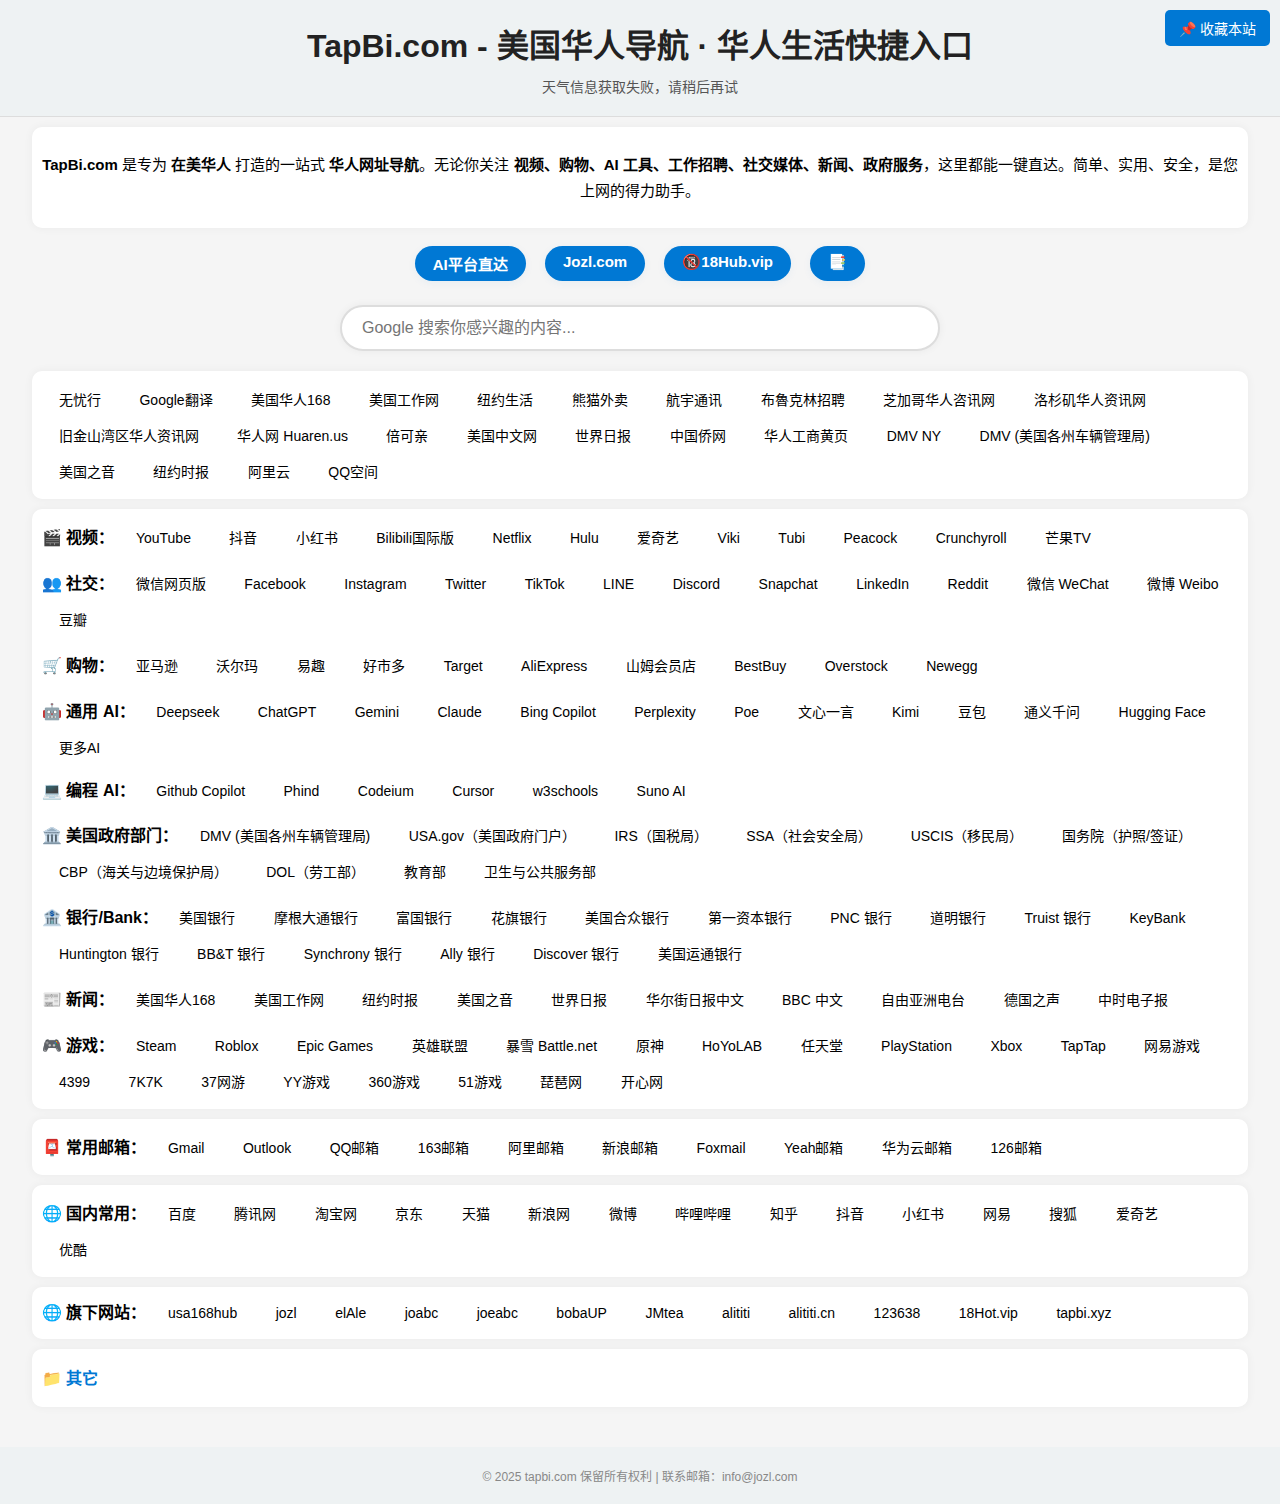
<file: index copy 2.html>
<!DOCTYPE html>
<html lang="zh-CN">
<head>
  <meta charset="UTF-8" />
  <meta name="viewport" content="width=device-width, initial-scale=1.0"/>
  <meta name="theme-color" content="#0078d4">
  <title>TapBi.com - 美国华人导航 · 华人常用网站一站式入口</title>
  <meta name="description" content="TapBi.com 是一个专为在美华人打造的高效导航网站，汇聚华人常用的新闻、视频、购物、AI 工具、生活服务等网站，一键直达，轻松上网。">
  <meta name="keywords" content="美国华人导航, 华人网址导航, 华人常用网站, 华人AI工具, tapbi, 华人网址大全, tapbi.com, jozl.com, joabc.com, joeabc.com, alititi.com">
  <script type="application/ld+json">
  {
    "@context": "https://schema.org",
    "@type": "WebSite",
    "name": "TapBi 华人导航",
    "url": "https://www.tapbi.com/",
    "description": "TapBi.com 是专为在美国的华人打造的一站式导航平台，提供最常用的网站入口和AI工具。",
    "inLanguage": "zh-CN"
  }
  </script>
  <style>
    * { box-sizing: border-box; }
    body {
      font-family: Arial, sans-serif;
      margin: 0;
      padding: 0;
      background-color: #f5f5f5;
    }
    header {
      background-color: #eef2f3;
      padding: 20px 10px 20px 10px;
      text-align: center;
      border-bottom: 1px solid #ddd;
      position: relative;
    }
    .logo {
      font-size: 2rem;
      font-weight: bold;
      cursor: pointer;
      margin: 0;
    }
    .logo a { color: #222; }
    .weather {
      font-size: 14px;
      color: #555;
      margin-top: 10px;
    }
    .top-actions {
      position: absolute;
      top: 10px;
      right: 10px;
      z-index: 10;
    }
    .top-actions button {
      padding: 8px 14px;
      font-size: 14px;
      background-color: #0078d4;
      color: #fff;
      border: none;
      border-radius: 5px;
      cursor: pointer;
      transition: background 0.3s;
    }
    .top-actions button:hover {
      background-color: #005fa3;
    }
    /* AI平台直达导航样式 */
    .ai-nav-links {
      display: flex;
      justify-content: center;
      gap: 1.2em;
      margin: 18px auto 0 auto;
      max-width: 95vw;
      flex-wrap: wrap;
    }
    .ai-nav-links a {
      color: #fff;
      background: #0078d4;
      padding: 7px 18px;
      border-radius: 22px;
      font-size: 15px;
      font-weight: bold;
      text-decoration: none;
      transition: background 0.2s, color 0.2s;
      box-shadow: 0 2px 8px rgba(0,120,212,0.06);
      margin-bottom: 4px;
    }
    .ai-nav-links a:hover {
      background: #005fa3;
      color: #fff;
    }
    .search {
      display: flex;
      justify-content: center;
      margin: 20px auto;
      max-width: 95vw;
    }
    .search form {
      width: 100%;
      max-width: 600px;
      display: flex;
    }
    .search input[type="text"] {
      width: 100%;
      padding: 12px 20px;
      font-size: 16px;
      border: 2px solid #ddd;
      border-radius: 25px;
      outline: none;
      box-shadow: 0 0 8px rgba(0,0,0,0.05);
      transition: border 0.2s;
    }
    .search input[type="text"]:focus {
      border-color: #0078d4;
    }
    .nav, .categories, .card, .bookmark, .recommend, .section, .section1, .section2, .section3 {
      background: #fff;
      margin: 10px auto;
      padding: 10px;
      max-width: 95vw;
      border-radius: 10px;
      box-shadow: 0 0 10px rgba(0,0,0,0.05);
    }
    a {
      text-decoration: none;
      color: inherit;
      transition: color 0.2s;
    }
    .recommend a, .section a, .section1 a, .section2 a, .section3 a {
      display: inline-block;
      margin: 5px 10px;
      font-size: 14px;
      padding: 3px 7px;
      border-radius: 5px;
      transition: background 0.15s, color 0.15s;
    }
    .recommend a:hover, .section a:hover, .section1 a:hover, .section2 a:hover, .section3 a:hover {
      background: #0078d41a;
      color: #0078d4;
    }
    .footer {
      text-align: center;
      padding: 20px;
      font-size: 12px;
      color: #888;
      background-color: #eef2f3;
      margin-top: 40px;
    }
    .back-to-top {
      display: none;
      position: fixed;
      right: 20px;
      bottom: 20px;
      padding: 10px 15px;
      font-size: 14px;
      background-color: #0078d4;
      color: white;
      border: none;
      border-radius: 5px;
      cursor: pointer;
      z-index: 999;
      transition: background 0.3s, opacity 0.25s;
      opacity: 0.85;
    }
    .back-to-top:hover {
      background-color: #005fa3;
      opacity: 1;
    }
    @media (max-width: 600px) {
      .logo { font-size: 1.1rem; }
      .ai-nav-links a { font-size: 13px; padding: 6px 12px; }
      .ai-nav-links { gap: 0.5em; }
      .recommend a, .section a { font-size: 12px; margin: 4px 6px; }
      .section, .section1, .section2, .section3, .recommend { padding: 8px; }
      .search { margin: 10px auto; }
      .footer { font-size: 11px; }
    }
    /* 动画折叠内容 */
    .toggle-content {
      overflow: hidden;
      transition: max-height 0.35s cubic-bezier(.4,0,.2,1);
      max-height: 0;
    }
    .toggle-content.open {
      max-height: 900px;
      transition: max-height 0.5s cubic-bezier(.4,0,.2,1);
    }
    .toggle-header {
      font-weight: bold;
      cursor: pointer;
      user-select: none;
      padding: 6px 0;
      color: #0078d4;
      margin-bottom: 2px;
    }
    /* 成人专区 */
    .adult-section {
      margin-top: 20px;
      padding: 15px;
      border: 1px solid #ccc;
      border-radius: 12px;
      background-color: #fff;
      text-align: center;
      position: relative;
    }
    .adult-toggle {
      cursor: pointer;
      font-size: 18px;
      user-select: none;
      color: #f44336;
      margin-bottom: 6px;
    }
    .adult-links {
      margin-top: 10px;
      display: none;
      animation: fadeIn 0.35s;
    }
    .adult-links a {
      margin: 5px 10px;
      display: inline-block;
      text-decoration: none;
      color: #000;
    }
    .adult-confirm {
      background: rgba(0,0,0,0.7);
      position: fixed;
      left: 0; top: 0; right: 0; bottom: 0;
      z-index: 2000;
      display: flex;
      align-items: center;
      justify-content: center;
    }
    .adult-confirm-inner {
      background: #fff;
      padding: 24px 28px;
      border-radius: 10px;
      text-align: center;
      min-width: 200px;
      box-shadow: 0 0 20px rgba(0,0,0,0.15);
    }
    .adult-confirm button {
      margin: 12px 16px 0 16px;
      padding: 7px 16px;
      font-size: 15px;
      border: none;
      border-radius: 5px;
      cursor: pointer;
      background: #0078d4;
      color: #fff;
      transition: background 0.2s;
    }
    .adult-confirm button:hover {
      background: #005fa3;
    }
    @keyframes fadeIn {
      from { opacity: 0; }
      to   { opacity: 1; }
    }
  </style>
</head>
<body>
  <header>
    <h1 class="logo"><a href="/">TapBi.com - 美国华人导航 · 华人生活快捷入口</a></h1>
    <div class="weather" id="weather" aria-live="polite">正在获取天气信息...</div>
    <div class="top-actions">
      <button onclick="addBookmark()" aria-label="收藏本站">📌 收藏本站</button>
    </div>
  </header>

  <section class="nav" style="text-align:center; padding: 10px; font-size:15px; line-height:1.7;">
    <p><strong>TapBi.com</strong> 是专为 <strong>在美华人</strong> 打造的一站式 <strong>华人网址导航</strong>。无论你关注 <strong>视频、购物、AI 工具、工作招聘、社交媒体、新闻、政府服务</strong>，这里都能一键直达。简单、实用、安全，是您上网的得力助手。</p>
  </section>

  <!-- AI平台直达链接区块 -->
  <nav class="ai-nav-links" aria-label="AI平台直达">
    <a href="https://tapbi.com/ai">AI平台直达</a>
    <a href="https://jozl.com/" target="_blank" rel="noopener noreferrer">Jozl.com</a>
    <a href="#" target="_blank" rel="noopener noreferrer">🔞18Hub.vip</a>
    <a href="https://tapbi.xyz/" >📑</a>
  </nav>

  <div class="search">
    <form action="https://www.google.com/search" method="get" target="_blank" autocomplete="off" role="search" aria-label="谷歌搜索">
      <input type="text" name="q" placeholder="Google 搜索你感兴趣的内容..." aria-label="搜索内容" required>
    </form>
  </div>

  <!-- 推荐专区 -->
  <nav class="recommend" aria-label="推荐">
    <a href="https://www.jegotrip.cn/" target="_blank" rel="noopener noreferrer">无忧行</a>
    <a href="https://translate.google.com/?hl=zh-cn&sl=auto&tl=zh-CN&op=translate" target="_blank" rel="noopener noreferrer">Google翻译</a>
    <a href="https://www.168worker.com/" target="_blank" rel="noopener noreferrer">美国华人168</a>
    <a href="https://meiguogongzuo.com/" target="_blank" rel="noopener noreferrer">美国工作网</a>
    <a href="https://www.app718.com/" target="_blank" rel="noopener noreferrer">纽约生活</a>
    <a href="https://www.hungrypanda.co/zh-hans/news-center/" target="_blank" rel="noopener noreferrer">熊猫外卖</a>
    <a href="https://hangyusquare.com/lucky-number/" target="_blank" rel="noopener noreferrer">航宇通讯</a>
    <a href="https://livinginny365.com/node/21120/" target="_blank" rel="noopener noreferrer">布魯克林招聘</a>
    <a href="https://www.chicagochinaren.com/" target="_blank" rel="noopener noreferrer">芝加哥华人咨讯网</a>
    <a href="https://www.chineseinla.com/" target="_blank" rel="noopener noreferrer">洛杉矶华人资讯网</a>
    <a href="https://www.chineseinsfbay.com/" target="_blank" rel="noopener noreferrer">旧金山湾区华人资讯网</a>
    <a href="https://www.huaren.us/" target="_blank" rel="noopener noreferrer">华人网 Huaren.us</a>
    <a href="https://www.backchina.com/" target="_blank" rel="noopener noreferrer">倍可亲</a>
    <a href="https://www.sinovision.net/" target="_blank" rel="noopener noreferrer">美国中文网</a>
    <a href="https://www.chinesedaily.com/" target="_blank" rel="noopener noreferrer">世界日报</a>
    <a href="https://www.chinaqw.com/" target="_blank" rel="noopener noreferrer">中国侨网</a>
    <a href="https://www.ccyp.com/" target="_blank" rel="noopener noreferrer">华人工商黄页</a>
    <a href="https://zh.dmv.ny.gov/" target="_blank" rel="noopener noreferrer">DMV NY</a>
    <a href="https://tapbi.com/dmv">DMV (美国各州车辆管理局)</a>
    <a href="https://www.voachinese.com/" target="_blank" rel="noopener noreferrer">美国之音</a>
    <a href="https://www.nytimes.com/" target="_blank" rel="noopener noreferrer">纽约时报</a>
    <a href="https://cn.aliyun.com/" target="_blank" rel="noopener noreferrer">阿里云</a>
    <a href="https://qzone.qq.com/" target="_blank" rel="noopener noreferrer">QQ空间</a>
    
  </nav>

    

    
    

  <!-- 其余分区专区、国内常用、折叠专区、成人专区等区域内容保持原样，略。 -->

<!-- 分区专区 -->
  <nav class="section" aria-label="主要分区">
    <div><strong>🎬 视频：</strong>
      <a href="https://www.youtube.com/" target="_blank" rel="noopener noreferrer">YouTube</a>
      <a href="https://www.douyin.com/" target="_blank" rel="noopener noreferrer">抖音</a>
      <a href="https://www.xiaohongshu.com/" target="_blank" rel="noopener noreferrer">小红书</a>
      <a href="https://www.bilibili.tv/" target="_blank" rel="noopener noreferrer">Bilibili国际版</a>
      <a href="https://www.netflix.com/" target="_blank" rel="noopener noreferrer">Netflix</a>
      <a href="https://www.hulu.com/" target="_blank" rel="noopener noreferrer">Hulu</a>
      <a href="https://www.iq.com/" target="_blank" rel="noopener noreferrer">爱奇艺</a>
      <a href="https://www.viki.com/" target="_blank" rel="noopener noreferrer">Viki</a>
      <a href="https://www.tubi.tv/" target="_blank" rel="noopener noreferrer">Tubi</a>
      <a href="https://www.peacocktv.com/" target="_blank" rel="noopener noreferrer">Peacock</a>
      <a href="https://www.crunchyroll.com/" target="_blank" rel="noopener noreferrer">Crunchyroll</a>
      <a href="https://www.mgtv.com/" target="_blank" rel="noopener noreferrer">芒果TV</a>
    </div>
    <div style="margin-top:10px;"><strong>👥 社交：</strong>
      <a href="https://wx.qq.com/" target="_blank" rel="noopener noreferrer">微信网页版</a>
      <a href="https://www.facebook.com/" target="_blank" rel="noopener noreferrer">Facebook</a>
      <a href="https://www.instagram.com/" target="_blank" rel="noopener noreferrer">Instagram</a>
      <a href="https://www.twitter.com/" target="_blank" rel="noopener noreferrer">Twitter</a>
      <a href="https://www.tiktok.com/" target="_blank" rel="noopener noreferrer">TikTok</a>
      <a href="https://line.me/" target="_blank" rel="noopener noreferrer">LINE</a>
      <a href="https://discord.com/" target="_blank" rel="noopener noreferrer">Discord</a>
      <a href="https://www.snapchat.com/" target="_blank" rel="noopener noreferrer">Snapchat</a>
      <a href="https://www.linkedin.com/" target="_blank" rel="noopener noreferrer">LinkedIn</a>
      <a href="https://www.reddit.com/" target="_blank" rel="noopener noreferrer">Reddit</a>
      <a href="https://www.wechat.com/" target="_blank" rel="noopener noreferrer">微信 WeChat</a>
      <a href="https://www.weibo.com/" target="_blank" rel="noopener noreferrer">微博 Weibo</a>
      <a href="https://www.douban.com/" target="_blank" rel="noopener noreferrer">豆瓣</a>
    </div>
    <div style="margin-top:10px;"><strong>🛒 购物：</strong>
      <a href="https://www.amazon.com/" target="_blank" rel="noopener noreferrer">亚马逊</a>
      <a href="https://www.walmart.com/" target="_blank" rel="noopener noreferrer">沃尔玛</a>
      <a href="https://www.ebay.com/" target="_blank" rel="noopener noreferrer">易趣</a>
      <a href="https://www.costco.com/" target="_blank" rel="noopener noreferrer">好市多</a>
      <a href="https://www.target.com/" target="_blank" rel="noopener noreferrer">Target</a>
      <a href="https://www.aliexpress.com/" target="_blank" rel="noopener noreferrer">AliExpress</a>
      <a href="https://www.samsclub.com/" target="_blank" rel="noopener noreferrer">山姆会员店</a>
      <a href="https://www.bestbuy.com/" target="_blank" rel="noopener noreferrer">BestBuy</a>
      <a href="https://www.overstock.com/" target="_blank" rel="noopener noreferrer">Overstock</a>
      <a href="https://www.newegg.com/" target="_blank" rel="noopener noreferrer">Newegg</a>
    </div>
    <div style="margin-top:10px;"><strong>🤖 通用 AI：</strong>
      <a href="https://www.deepseek.com/" target="_blank" rel="noopener noreferrer">Deepseek</a>
      <a href="https://chat.openai.com/" target="_blank" rel="noopener noreferrer">ChatGPT</a>
      <a href="https://gemini.google.com/" target="_blank" rel="noopener noreferrer">Gemini</a>
      <a href="https://claude.ai/" target="_blank" rel="noopener noreferrer">Claude</a>
      <a href="https://copilot.microsoft.com/" target="_blank" rel="noopener noreferrer">Bing Copilot</a>
      <a href="https://perplexity.ai/" target="_blank" rel="noopener noreferrer">Perplexity</a>
      <a href="https://poe.com/" target="_blank" rel="noopener noreferrer">Poe</a>
      <a href="https://www.yiyan.baidu.com/" target="_blank" rel="noopener noreferrer">文心一言</a>
      <a href="https://kimi.moonshot.cn/" target="_blank" rel="noopener noreferrer">Kimi</a>
      <a href="https://doubao.com/" target="_blank" rel="noopener noreferrer">豆包</a>
      <a href="https://tongyi.aliyun.com/" target="_blank" rel="noopener noreferrer">通义千问</a>
      <a href="https://huggingface.co/" target="_blank" rel="noopener noreferrer">Hugging Face</a>
      <a href="https://ai.tapbi.com/" target="_blank" rel="noopener noreferrer">更多AI</a>
    </div>
    <div style="margin-top:10px;"><strong>💻 编程 AI：</strong>
      <a href="https://github.com/copilot" target="_blank" rel="noopener noreferrer">Github Copilot</a>
      <a href="https://www.phind.com/" target="_blank" rel="noopener noreferrer">Phind</a>
      <a href="https://codeium.com/" target="_blank" rel="noopener noreferrer">Codeium</a>
      <a href="https://www.cursor.sh/" target="_blank" rel="noopener noreferrer">Cursor</a>
      <a href="https://www.w3schools.com/" target="_blank" rel="noopener noreferrer">w3schools</a> 
      <a href="https://www.suno.ai/" target="_blank" rel="noopener noreferrer">Suno AI</a>
    </div>
    <div style="margin-top:10px;"><strong>🏛️ 美国政府部门：</strong>
      <a href="https://tapbi.com/dmv">DMV (美国各州车辆管理局)</a>
      <a href="https://www.usa.gov/" target="_blank" rel="noopener noreferrer">USA.gov（美国政府门户）</a>
      <a href="https://www.irs.gov/" target="_blank" rel="noopener noreferrer">IRS（国税局）</a>
      <a href="https://www.ssa.gov/" target="_blank" rel="noopener noreferrer">SSA（社会安全局）</a>
      <a href="https://www.uscis.gov/" target="_blank" rel="noopener noreferrer">USCIS（移民局）</a>
      <a href="https://travel.state.gov/" target="_blank" rel="noopener noreferrer">国务院（护照/签证）</a>
      <a href="https://www.cbp.gov/" target="_blank" rel="noopener noreferrer">CBP（海关与边境保护局）</a>
      <a href="https://www.dol.gov/" target="_blank" rel="noopener noreferrer">DOL（劳工部）</a>
      <a href="https://www.ed.gov/" target="_blank" rel="noopener noreferrer">教育部</a>
      <a href="https://www.hhs.gov/" target="_blank" rel="noopener noreferrer">卫生与公共服务部</a>
    </div>
      <div style="margin-top:10px;"><strong>🏦 银行/Bank：</strong>
      <a href="https://www.bankofamerica.com/" target="_blank" rel="noopener noreferrer">美国银行</a>
      <a href="https://www.chase.com/" target="_blank" rel="noopener noreferrer">摩根大通银行</a>
      <a href="https://www.wellsfargo.com/" target="_blank" rel="noopener noreferrer">富国银行</a>
      <a href="https://www.citi.com/" target="_blank" rel="noopener noreferrer">花旗银行</a>
      <a href="https://www.usbank.com/" target="_blank" rel="noopener noreferrer">美国合众银行</a>
      <a href="https://www.capitalone.com/" target="_blank" rel="noopener noreferrer">第一资本银行</a>
      <a href="https://www.pnc.com/" target="_blank" rel="noopener noreferrer">PNC 银行</a>
      <a href="https://www.td.com/us/en/personal-banking/" target="_blank" rel="noopener noreferrer">道明银行</a>
      <a href="https://www.truist.com/" target="_blank" rel="noopener noreferrer">Truist 银行</a>
      <a href="https://www.key.com/" target="_blank" rel="noopener noreferrer">KeyBank</a>
      <a href="https://www.huntington.com/" target="_blank" rel="noopener noreferrer">Huntington 银行</a>
      <a href="https://www.bbt.com/" target="_blank" rel="noopener noreferrer">BB&T 银行</a>
      <a href="https://www.synchrony.com/" target="_blank" rel="noopener noreferrer">Synchrony 银行</a>
      <a href="https://www.ally.com/" target="_blank" rel="noopener noreferrer">Ally 银行</a>
      <a href="https://www.discover.com/" target="_blank" rel="noopener noreferrer">Discover 银行</a>
      <a href="https://www.americanexpress.com/" target="_blank" rel="noopener noreferrer">美国运通银行</a>
    </div>
    <div style="margin-top:10px;"><strong>📰 新闻：</strong>
      <a href="https://www.168worker.com/" target="_blank" rel="noopener noreferrer">美国华人168</a>
      <a href="https://meiguogongzuo.com/" target="_blank" rel="noopener noreferrer">美国工作网</a>
      <a href="https://www.nytimes.com/" target="_blank" rel="noopener noreferrer">纽约时报</a>
      <a href="https://www.voachinese.com/" target="_blank" rel="noopener noreferrer">美国之音</a>
      <a href="https://www.worldjournal.com/" target="_blank" rel="noopener noreferrer">世界日报</a>
      <a href="https://cn.wsj.com/" target="_blank" rel="noopener noreferrer">华尔街日报中文</a>
      <a href="https://www.bbc.com/zhongwen" target="_blank" rel="noopener noreferrer">BBC 中文</a>
      <a href="https://www.rfa.org/mandarin/" target="_blank" rel="noopener noreferrer">自由亚洲电台</a>
      <a href="https://www.dw.com/zh/" target="_blank" rel="noopener noreferrer">德国之声</a>
      <a href="https://www.chinatimes.com/" target="_blank" rel="noopener noreferrer">中时电子报</a>
    </div>
    <div style="margin-top:10px;"><strong>🎮 游戏：</strong>
      <a href="https://store.steampowered.com/" target="_blank" rel="noopener noreferrer">Steam</a>
      <a href="https://www.roblox.com/" target="_blank" rel="noopener noreferrer">Roblox</a>
      <a href="https://www.epicgames.com/store/" target="_blank" rel="noopener noreferrer">Epic Games</a>
      <a href="https://na.leagueoflegends.com/" target="_blank" rel="noopener noreferrer">英雄联盟</a>
      <a href="https://www.blizzard.com/en-us/" target="_blank" rel="noopener noreferrer">暴雪 Battle.net</a>
      <a href="https://www.genshin.hoyoverse.com/en/" target="_blank" rel="noopener noreferrer">原神</a>
      <a href="https://www.hoyolab.com/" target="_blank" rel="noopener noreferrer">HoYoLAB</a>
      <a href="https://www.nintendo.com/" target="_blank" rel="noopener noreferrer">任天堂</a>
      <a href="https://www.playstation.com/" target="_blank" rel="noopener noreferrer">PlayStation</a>
      <a href="https://www.xbox.com/" target="_blank" rel="noopener noreferrer">Xbox</a>
      <a href="https://www.taptap.io/" target="_blank" rel="noopener noreferrer">TapTap</a>
      <a href="https://game.163.com/" target="_blank" rel="noopener noreferrer">网易游戏</a>
      <a href="https://www.4399.com/" target="_blank" rel="noopener noreferrer">4399</a>
      <a href="https://www.7k7k.com/" target="_blank" rel="noopener noreferrer">7K7K</a>
      <a href="https://www.37.com/" target="_blank" rel="noopener noreferrer">37网游</a>
      <a href="https://www.yy.com/" target="_blank" rel="noopener noreferrer">YY游戏</a>
      <a href="https://wan.360.cn/" target="_blank" rel="noopener noreferrer">360游戏</a>
      <a href="https://www.51.com/" target="_blank" rel="noopener noreferrer">51游戏</a>
      <a href="https://www.pipaw.com/" target="_blank" rel="noopener noreferrer">琵琶网</a>
      <a href="https://www.kaixin001.com/" target="_blank" rel="noopener noreferrer">开心网</a>
    </div>
  </nav>

  <!-- 常用邮箱 -->
<nav class="section1" aria-label="常用邮箱">
  <div><strong>📮 常用邮箱：</strong>
    <a href="https://mail.google.com/" target="_blank" rel="noopener noreferrer">Gmail</a>
    <a href="https://outlook.live.com/" target="_blank" rel="noopener noreferrer">Outlook</a>
    <a href="https://mail.qq.com/" target="_blank" rel="noopener noreferrer">QQ邮箱</a>
    <a href="https://mail.163.com/" target="_blank" rel="noopener noreferrer">163邮箱</a>
    <a href="https://mail.aliyun.com/" target="_blank" rel="noopener noreferrer">阿里邮箱</a>
    <a href="https://mail.sina.com.cn/" target="_blank" rel="noopener noreferrer">新浪邮箱</a>
    <a href="https://foxmail.com/" target="_blank" rel="noopener noreferrer">Foxmail</a>
    <a href="https://mail.yeah.net/" target="_blank" rel="noopener noreferrer">Yeah邮箱</a>
    <a href="https://hicloud.com/" target="_blank" rel="noopener noreferrer">华为云邮箱</a>
    <a href="https://mail.126.com/" target="_blank" rel="noopener noreferrer">126邮箱</a>
  </div>
</nav>

  <!-- 国内常用 -->
  <nav class="section1" aria-label="国内常用">
    <div><strong>🌐 国内常用：</strong>
      <a href="https://www.baidu.com/" target="_blank" rel="noopener noreferrer">百度</a>
      <a href="https://www.qq.com/" target="_blank" rel="noopener noreferrer">腾讯网</a>
      <a href="https://www.taobao.com/" target="_blank" rel="noopener noreferrer">淘宝网</a>
      <a href="https://www.jd.com/" target="_blank" rel="noopener noreferrer">京东</a>
      <a href="https://www.tmall.com/" target="_blank" rel="noopener noreferrer">天猫</a>
      <a href="https://www.sina.com.cn/" target="_blank" rel="noopener noreferrer">新浪网</a>
      <a href="https://www.weibo.com/" target="_blank" rel="noopener noreferrer">微博</a>
      <a href="https://www.bilibili.com/" target="_blank" rel="noopener noreferrer">哔哩哔哩</a>
      <a href="https://www.zhihu.com/" target="_blank" rel="noopener noreferrer">知乎</a>
      <a href="https://www.douyin.com/" target="_blank" rel="noopener noreferrer">抖音</a>
      <a href="https://www.xiaohongshu.com/" target="_blank" rel="noopener noreferrer">小红书</a>
      <a href="https://www.163.com/" target="_blank" rel="noopener noreferrer">网易</a>
      <a href="https://www.sohu.com/" target="_blank" rel="noopener noreferrer">搜狐</a>
      <a href="https://www.iqiyi.com/" target="_blank" rel="noopener noreferrer">爱奇艺</a>
      <a href="https://youku.com/" target="_blank" rel="noopener noreferrer">优酷</a>
    </div>
  </nav>

  <!-- 旗下网站 -->
  <nav class="section1" aria-label="旗下网站">
    <div><strong>🌐 旗下网站：</strong>
     <a href="https://usa168hub.com/" target="_blank" rel="noopener noreferrer">usa168hub</a> 
    <a href="https://jozl.com/" target="_blank" rel="noopener noreferrer">jozl</a>
    <a href="https://elale.com/" target="_blank" rel="noopener noreferrer">elAle</a>
    <a href="https://Joabc.com/" target="_blank" rel="noopener noreferrer">joabc</a>
    <a href="https://joeabc.com/" target="_blank" rel="noopener noreferrer">joeabc</a>
    <a href="https://bobaup.com/" target="_blank" rel="noopener noreferrer">bobaUP</a>
    <a href="https://jmtea.com/" target="_blank" rel="noopener noreferrer">JMtea</a>
    <a href="https://alititi.com/" target="_blank" rel="noopener noreferrer">alititi</a>
    <a href="https://alititi.cn/" target="_blank" rel="noopener noreferrer">alititi.cn</a>
    <a href="https://123638.com/" target="_blank" rel="noopener noreferrer">123638</a>
    <a href="https://18hot.vip/"target="_blank" rel="noopener noreferrer">18Hot.vip</a>
    <a href="https://tapbi.xyz/"target="_blank" rel="noopener noreferrer">tapbi.xyz</a>
    </div>
  </nav>

  <!-- 折叠专区 -->
  <nav class="section2" aria-label="其它专区">
    <div class="toggle-header" onclick="toggleSection('otherLinks')">📁 其它</div>
    <div id="otherLinks" class="toggle-content" aria-expanded="false">
      <a href="https://dimsumsam.us/" target="_blank" rel="noopener noreferrer">金满庭 </a>
      <a href="https://kingskitchenusa.com/" target="_blank" rel="noopener noreferrer">金煌煲煲好</a>    
      <a href="https://ekitchensupply.com/zh" target="_blank" rel="noopener noreferrer">ekitchensupply</a>
      <a href="https://www.pandarange.com/" target="_blank" rel="noopener noreferrer">L&T 餐厅设备公司</a>
      <a href="https://www.youtube.com/@ltadministrator6042/videos" target="_blank" rel="noopener noreferrer">L&T youtube</a>
      <a href="https://www.facebook.com/people/LT-Restaurant-Equipment-Inc/61558406247428/" target="_blank" rel="noopener noreferrer">L&T Facebook</a>
      <a href="https://acm-fan.com/" target="_blank" rel="noopener noreferrer">厨房排气扇</a>
      <a href="https://www.youtube.com/@alititi-Jackie" target="_blank" rel="noopener noreferrer">Alititi youtube</a>   
      <a href="https://www.icloud.com/" target="_blank" rel="noopener noreferrer">苹果帐号</a>
    </div>
  </nav>

  <!-- 回到顶部按钮 -->
  <button class="back-to-top" onclick="scrollToTop()" aria-label="回到顶部" id="backToTopBtn">⬆️ 回到顶部</button>

<!-- 底部 -->
  <footer class="footer">
    © 2025 <a href="https://www.tapbi.com" target="_blank" rel="noopener noreferrer">tapbi.com</a> 保留所有权利 | 联系邮箱：<a href="mailto:info@jozl.com">info@jozl.com</a>
  </footer>

  <script>
    // 天气
    async function getLocationWeather() {
      const weatherElem = document.getElementById('weather');
      try {
        // 本地缓存一天，减少请求
        const cache = localStorage.getItem('alititi_weather');
        const cacheTime = localStorage.getItem('alititi_weather_time');
        if (cache && cacheTime && (Date.now() - cacheTime < 6 * 60 * 60 * 1000)) {
          weatherElem.textContent = cache;
          return;
        }
        const response = await fetch('https://wttr.in/?format=%l:+%C+%t');
        const weatherText = await response.text();
        weatherElem.textContent = weatherText;
        localStorage.setItem('alititi_weather', weatherText);
        localStorage.setItem('alititi_weather_time', Date.now());
      } catch (error) {
        weatherElem.textContent = '天气信息获取失败，请稍后再试';
      }
    }

    // 收藏
    function addBookmark() {
      alert('请使用 Ctrl+D (或 Cmd+D) 收藏本网站，或在浏览器菜单中选择“添加书签”');
    }

    // 回到顶部
    function scrollToTop() {
      window.scrollTo({ top: 0, behavior: 'smooth' });
    }
    // 显示回到顶部按钮
    window.addEventListener('scroll', function() {
      const btn = document.getElementById('backToTopBtn');
      if (window.scrollY > 200) {
        btn.style.display = 'block';
      } else {
        btn.style.display = 'none';
      }
    });

    // 折叠区动画
    function toggleSection(id) {
      const section = document.getElementById(id);
      if (section) {
        const expanded = section.classList.toggle('open');
        section.setAttribute('aria-expanded', expanded);
      }
    }

    // 成人专区二次确认
    document.addEventListener("DOMContentLoaded", function () {
      getLocationWeather();

      const toggle = document.getElementById("adult-toggle");
      const content = document.getElementById("adult-content");
      let confirmed = false;
      if(toggle && content) {
        toggle.addEventListener("click", function () {
          if (!confirmed) {
            showAdultConfirm();
          } else {
            content.style.display = content.style.display === "block" ? "none" : "block";
          }
        });
        toggle.addEventListener("keydown", function (e) {
          if (e.key === "Enter" || e.key === " ") toggle.click();
        });
      }

      function showAdultConfirm() {
        const dlg = document.createElement('div');
        dlg.className = 'adult-confirm';
        dlg.innerHTML = '<div class="adult-confirm-inner"><div style="font-size:18px;font-weight:bold;color:#f44336;margin-bottom:14px;">18+</div><div style="margin-bottom:12px;">本专区仅限成年人访问，您已年满18岁？</div><button id="adultYes">是，进入</button><button id="adultNo">否，返回</button></div>';
        document.body.appendChild(dlg);
        document.getElementById('adultYes').onclick = () => {
          confirmed = true;
          content.style.display = "block";
          document.body.removeChild(dlg);
        };
        document.getElementById('adultNo').onclick = () => {
          confirmed = false;
          content.style.display = "none";
          document.body.removeChild(dlg);
        };
      }
    });
  </script>
</body>
</html>
</file>
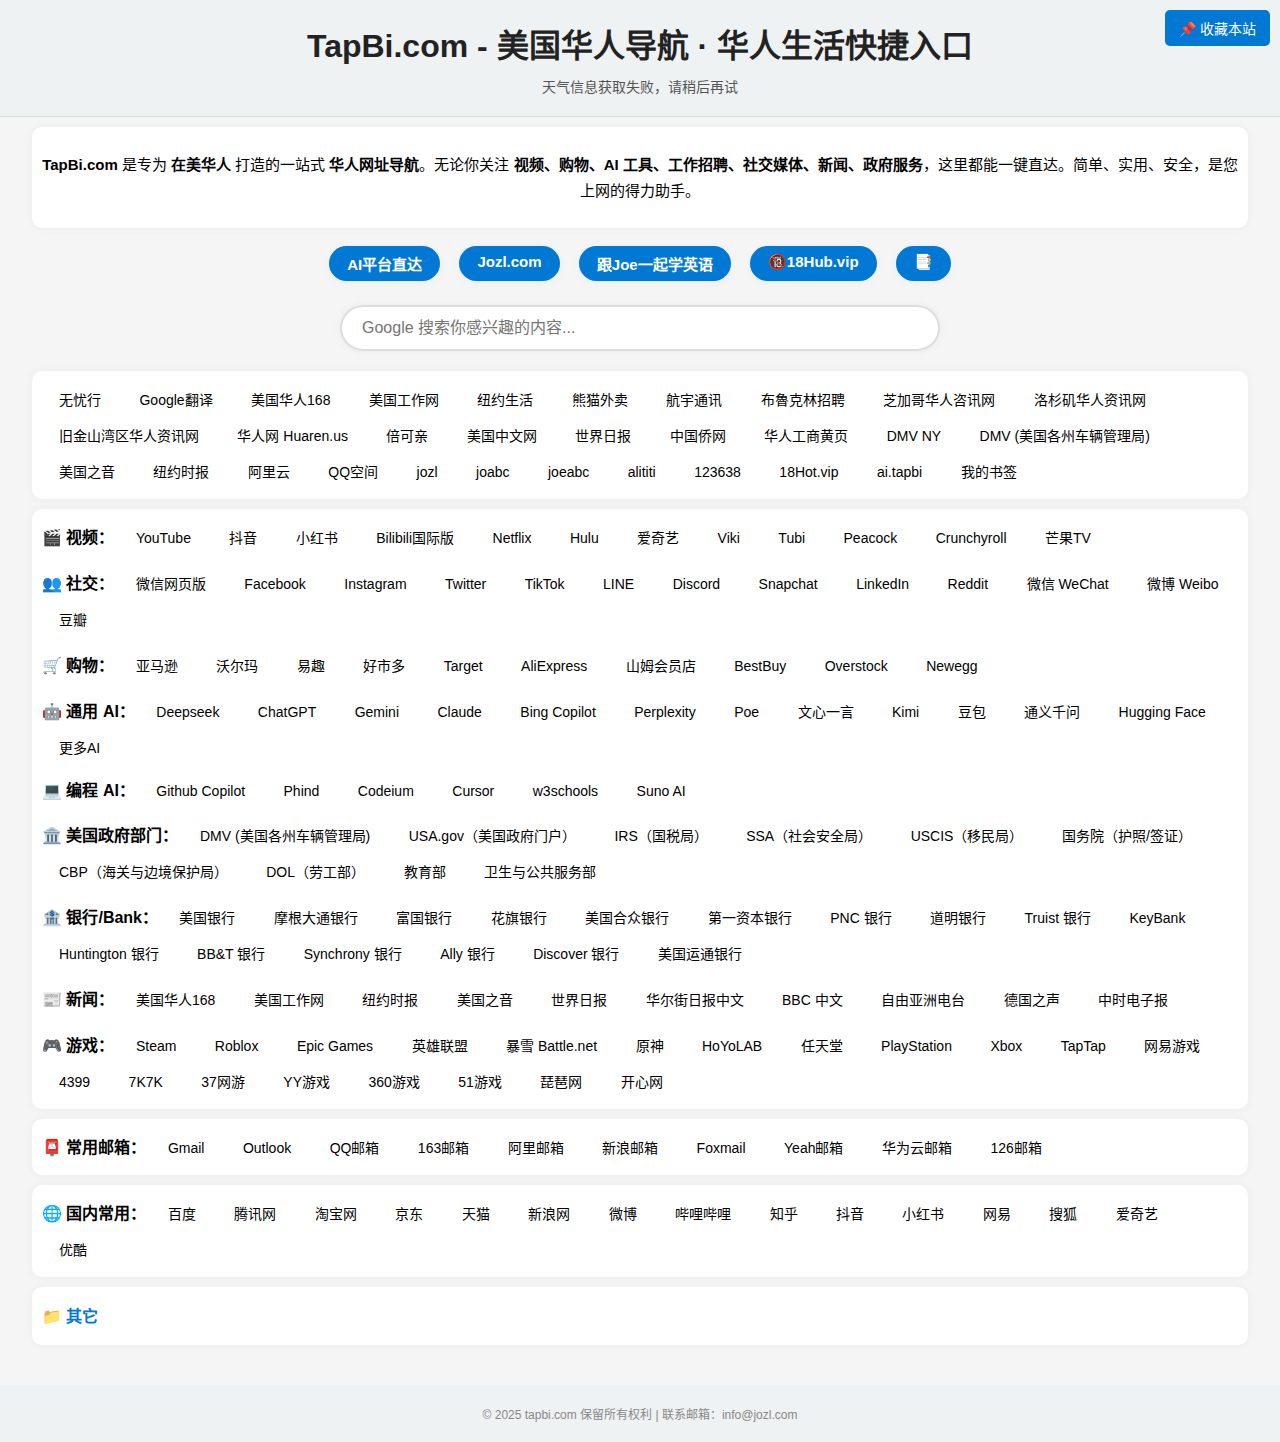
<file: index copy.html>
<!DOCTYPE html>
<html lang="zh-CN">
<head>
  <meta charset="UTF-8" />
  <meta name="viewport" content="width=device-width, initial-scale=1.0"/>
  <meta name="theme-color" content="#0078d4">
  <title>TapBi.com - 美国华人导航 · 华人常用网站一站式入口</title>
  <meta name="description" content="TapBi.com 是一个专为在美华人打造的高效导航网站，汇聚华人常用的新闻、视频、购物、AI 工具、生活服务等网站，一键直达，轻松上网。">
  <meta name="keywords" content="美国华人导航, 华人网址导航, 华人常用网站, 华人AI工具, tapbi, 华人网址大全, tapbi.com, jozl.com, joabc.com, joeabc.com, alititi.com">
  <script type="application/ld+json">
  {
    "@context": "https://schema.org",
    "@type": "WebSite",
    "name": "TapBi 华人导航",
    "url": "https://www.tapbi.com/",
    "description": "TapBi.com 是专为在美国的华人打造的一站式导航平台，提供最常用的网站入口和AI工具。",
    "inLanguage": "zh-CN"
  }
  </script>
  <style>
    * { box-sizing: border-box; }
    body {
      font-family: Arial, sans-serif;
      margin: 0;
      padding: 0;
      background-color: #f5f5f5;
    }
    header {
      background-color: #eef2f3;
      padding: 20px 10px 20px 10px;
      text-align: center;
      border-bottom: 1px solid #ddd;
      position: relative;
    }
    .logo {
      font-size: 2rem;
      font-weight: bold;
      cursor: pointer;
      margin: 0;
    }
    .logo a { color: #222; }
    .weather {
      font-size: 14px;
      color: #555;
      margin-top: 10px;
    }
    .top-actions {
      position: absolute;
      top: 10px;
      right: 10px;
      z-index: 10;
    }
    .top-actions button {
      padding: 8px 14px;
      font-size: 14px;
      background-color: #0078d4;
      color: #fff;
      border: none;
      border-radius: 5px;
      cursor: pointer;
      transition: background 0.3s;
    }
    .top-actions button:hover {
      background-color: #005fa3;
    }
    /* AI平台直达导航样式 */
    .ai-nav-links {
      display: flex;
      justify-content: center;
      gap: 1.2em;
      margin: 18px auto 0 auto;
      max-width: 95vw;
      flex-wrap: wrap;
    }
    .ai-nav-links a {
      color: #fff;
      background: #0078d4;
      padding: 7px 18px;
      border-radius: 22px;
      font-size: 15px;
      font-weight: bold;
      text-decoration: none;
      transition: background 0.2s, color 0.2s;
      box-shadow: 0 2px 8px rgba(0,120,212,0.06);
      margin-bottom: 4px;
    }
    .ai-nav-links a:hover {
      background: #005fa3;
      color: #fff;
    }
    .search {
      display: flex;
      justify-content: center;
      margin: 20px auto;
      max-width: 95vw;
    }
    .search form {
      width: 100%;
      max-width: 600px;
      display: flex;
    }
    .search input[type="text"] {
      width: 100%;
      padding: 12px 20px;
      font-size: 16px;
      border: 2px solid #ddd;
      border-radius: 25px;
      outline: none;
      box-shadow: 0 0 8px rgba(0,0,0,0.05);
      transition: border 0.2s;
    }
    .search input[type="text"]:focus {
      border-color: #0078d4;
    }
    .nav, .categories, .card, .bookmark, .recommend, .section, .section1, .section2, .section3 {
      background: #fff;
      margin: 10px auto;
      padding: 10px;
      max-width: 95vw;
      border-radius: 10px;
      box-shadow: 0 0 10px rgba(0,0,0,0.05);
    }
    a {
      text-decoration: none;
      color: inherit;
      transition: color 0.2s;
    }
    .recommend a, .section a, .section1 a, .section2 a, .section3 a {
      display: inline-block;
      margin: 5px 10px;
      font-size: 14px;
      padding: 3px 7px;
      border-radius: 5px;
      transition: background 0.15s, color 0.15s;
    }
    .recommend a:hover, .section a:hover, .section1 a:hover, .section2 a:hover, .section3 a:hover {
      background: #0078d41a;
      color: #0078d4;
    }
    .footer {
      text-align: center;
      padding: 20px;
      font-size: 12px;
      color: #888;
      background-color: #eef2f3;
      margin-top: 40px;
    }
    .back-to-top {
      display: none;
      position: fixed;
      right: 20px;
      bottom: 20px;
      padding: 10px 15px;
      font-size: 14px;
      background-color: #0078d4;
      color: white;
      border: none;
      border-radius: 5px;
      cursor: pointer;
      z-index: 999;
      transition: background 0.3s, opacity 0.25s;
      opacity: 0.85;
    }
    .back-to-top:hover {
      background-color: #005fa3;
      opacity: 1;
    }
    @media (max-width: 600px) {
      .logo { font-size: 1.1rem; }
      .ai-nav-links a { font-size: 13px; padding: 6px 12px; }
      .ai-nav-links { gap: 0.5em; }
      .recommend a, .section a { font-size: 12px; margin: 4px 6px; }
      .section, .section1, .section2, .section3, .recommend { padding: 8px; }
      .search { margin: 10px auto; }
      .footer { font-size: 11px; }
    }
    /* 动画折叠内容 */
    .toggle-content {
      overflow: hidden;
      transition: max-height 0.35s cubic-bezier(.4,0,.2,1);
      max-height: 0;
    }
    .toggle-content.open {
      max-height: 900px;
      transition: max-height 0.5s cubic-bezier(.4,0,.2,1);
    }
    .toggle-header {
      font-weight: bold;
      cursor: pointer;
      user-select: none;
      padding: 6px 0;
      color: #0078d4;
      margin-bottom: 2px;
    }
    /* 成人专区 */
    .adult-section {
      margin-top: 20px;
      padding: 15px;
      border: 1px solid #ccc;
      border-radius: 12px;
      background-color: #fff;
      text-align: center;
      position: relative;
    }
    .adult-toggle {
      cursor: pointer;
      font-size: 18px;
      user-select: none;
      color: #f44336;
      margin-bottom: 6px;
    }
    .adult-links {
      margin-top: 10px;
      display: none;
      animation: fadeIn 0.35s;
    }
    .adult-links a {
      margin: 5px 10px;
      display: inline-block;
      text-decoration: none;
      color: #000;
    }
    .adult-confirm {
      background: rgba(0,0,0,0.7);
      position: fixed;
      left: 0; top: 0; right: 0; bottom: 0;
      z-index: 2000;
      display: flex;
      align-items: center;
      justify-content: center;
    }
    .adult-confirm-inner {
      background: #fff;
      padding: 24px 28px;
      border-radius: 10px;
      text-align: center;
      min-width: 200px;
      box-shadow: 0 0 20px rgba(0,0,0,0.15);
    }
    .adult-confirm button {
      margin: 12px 16px 0 16px;
      padding: 7px 16px;
      font-size: 15px;
      border: none;
      border-radius: 5px;
      cursor: pointer;
      background: #0078d4;
      color: #fff;
      transition: background 0.2s;
    }
    .adult-confirm button:hover {
      background: #005fa3;
    }
    @keyframes fadeIn {
      from { opacity: 0; }
      to   { opacity: 1; }
    }
  </style>
</head>
<body>
  <header>
    <h1 class="logo"><a href="/">TapBi.com - 美国华人导航 · 华人生活快捷入口</a></h1>
    <div class="weather" id="weather" aria-live="polite">正在获取天气信息...</div>
    <div class="top-actions">
      <button onclick="addBookmark()" aria-label="收藏本站">📌 收藏本站</button>
    </div>
  </header>

  <section class="nav" style="text-align:center; padding: 10px; font-size:15px; line-height:1.7;">
    <p><strong>TapBi.com</strong> 是专为 <strong>在美华人</strong> 打造的一站式 <strong>华人网址导航</strong>。无论你关注 <strong>视频、购物、AI 工具、工作招聘、社交媒体、新闻、政府服务</strong>，这里都能一键直达。简单、实用、安全，是您上网的得力助手。</p>
  </section>

  <!-- AI平台直达链接区块 -->
  <nav class="ai-nav-links" aria-label="AI平台直达">
    <a href="https://tapbi.com/ai">AI平台直达</a>
    <a href="https://jozl.com/" target="_blank" rel="noopener noreferrer">Jozl.com</a>
    <a href="https://joeabc.com/">跟Joe一起学英语</a>
    <a href="#" target="_blank" rel="noopener noreferrer">🔞18Hub.vip</a>
    <a href="https://tapbi.com/mi" >📑</a>
  </nav>

  <div class="search">
    <form action="https://www.google.com/search" method="get" target="_blank" autocomplete="off" role="search" aria-label="谷歌搜索">
      <input type="text" name="q" placeholder="Google 搜索你感兴趣的内容..." aria-label="搜索内容" required>
    </form>
  </div>

  <!-- 推荐专区 -->
  <nav class="recommend" aria-label="推荐">
    <a href="https://www.jegotrip.cn/" target="_blank" rel="noopener noreferrer">无忧行</a>
    <a href="https://translate.google.com/?hl=zh-cn&sl=auto&tl=zh-CN&op=translate" target="_blank" rel="noopener noreferrer">Google翻译</a>
    <a href="https://www.168worker.com/" target="_blank" rel="noopener noreferrer">美国华人168</a>
    <a href="https://meiguogongzuo.com/" target="_blank" rel="noopener noreferrer">美国工作网</a>
    <a href="https://www.app718.com/" target="_blank" rel="noopener noreferrer">纽约生活</a>
    <a href="https://www.hungrypanda.co/zh-hans/news-center/" target="_blank" rel="noopener noreferrer">熊猫外卖</a>
    <a href="https://hangyusquare.com/lucky-number/" target="_blank" rel="noopener noreferrer">航宇通讯</a>
    <a href="https://livinginny365.com/node/21120/" target="_blank" rel="noopener noreferrer">布魯克林招聘</a>
    <a href="https://www.chicagochinaren.com/" target="_blank" rel="noopener noreferrer">芝加哥华人咨讯网</a>
    <a href="https://www.chineseinla.com/" target="_blank" rel="noopener noreferrer">洛杉矶华人资讯网</a>
    <a href="https://www.chineseinsfbay.com/" target="_blank" rel="noopener noreferrer">旧金山湾区华人资讯网</a>
    <a href="https://www.huaren.us/" target="_blank" rel="noopener noreferrer">华人网 Huaren.us</a>
    <a href="https://www.backchina.com/" target="_blank" rel="noopener noreferrer">倍可亲</a>
    <a href="https://www.sinovision.net/" target="_blank" rel="noopener noreferrer">美国中文网</a>
    <a href="https://www.chinesedaily.com/" target="_blank" rel="noopener noreferrer">世界日报</a>
    <a href="https://www.chinaqw.com/" target="_blank" rel="noopener noreferrer">中国侨网</a>
    <a href="https://www.ccyp.com/" target="_blank" rel="noopener noreferrer">华人工商黄页</a>
    <a href="https://zh.dmv.ny.gov/" target="_blank" rel="noopener noreferrer">DMV NY</a>
    <a href="https://tapbi.com/dmv">DMV (美国各州车辆管理局)</a>
    <a href="https://www.voachinese.com/" target="_blank" rel="noopener noreferrer">美国之音</a>
    <a href="https://www.nytimes.com/" target="_blank" rel="noopener noreferrer">纽约时报</a>
    <a href="https://cn.aliyun.com/" target="_blank" rel="noopener noreferrer">阿里云</a>
    <a href="https://qzone.qq.com/" target="_blank" rel="noopener noreferrer">QQ空间</a>
    <a href="https://jozl.com/" target="_blank" rel="noopener noreferrer">jozl</a>
    <a href="https://Joabc.com/" target="_blank" rel="noopener noreferrer">joabc</a>
    <a href="https://joeabc.com/" target="_blank" rel="noopener noreferrer">joeabc</a>
    <a href="https://alititi.com/" target="_blank" rel="noopener noreferrer">alititi</a>
    <a href="https://123638.com/" target="_blank" rel="noopener noreferrer">123638</a>
    <a href="https://18hot.vip/">18Hot.vip</a>
    <a href="https://ai.tapbi.com/">ai.tapbi</a>
    <a href="https://tapbi.com/mi" >我的书签</a>
  </nav>

  <!-- 其余分区专区、国内常用、折叠专区、成人专区等区域内容保持原样，略。 -->

<!-- 分区专区 -->
  <nav class="section" aria-label="主要分区">
    <div><strong>🎬 视频：</strong>
      <a href="https://www.youtube.com/" target="_blank" rel="noopener noreferrer">YouTube</a>
      <a href="https://www.douyin.com/" target="_blank" rel="noopener noreferrer">抖音</a>
      <a href="https://www.xiaohongshu.com/" target="_blank" rel="noopener noreferrer">小红书</a>
      <a href="https://www.bilibili.tv/" target="_blank" rel="noopener noreferrer">Bilibili国际版</a>
      <a href="https://www.netflix.com/" target="_blank" rel="noopener noreferrer">Netflix</a>
      <a href="https://www.hulu.com/" target="_blank" rel="noopener noreferrer">Hulu</a>
      <a href="https://www.iq.com/" target="_blank" rel="noopener noreferrer">爱奇艺</a>
      <a href="https://www.viki.com/" target="_blank" rel="noopener noreferrer">Viki</a>
      <a href="https://www.tubi.tv/" target="_blank" rel="noopener noreferrer">Tubi</a>
      <a href="https://www.peacocktv.com/" target="_blank" rel="noopener noreferrer">Peacock</a>
      <a href="https://www.crunchyroll.com/" target="_blank" rel="noopener noreferrer">Crunchyroll</a>
      <a href="https://www.mgtv.com/" target="_blank" rel="noopener noreferrer">芒果TV</a>
    </div>
    <div style="margin-top:10px;"><strong>👥 社交：</strong>
      <a href="https://wx.qq.com/" target="_blank" rel="noopener noreferrer">微信网页版</a>
      <a href="https://www.facebook.com/" target="_blank" rel="noopener noreferrer">Facebook</a>
      <a href="https://www.instagram.com/" target="_blank" rel="noopener noreferrer">Instagram</a>
      <a href="https://www.twitter.com/" target="_blank" rel="noopener noreferrer">Twitter</a>
      <a href="https://www.tiktok.com/" target="_blank" rel="noopener noreferrer">TikTok</a>
      <a href="https://line.me/" target="_blank" rel="noopener noreferrer">LINE</a>
      <a href="https://discord.com/" target="_blank" rel="noopener noreferrer">Discord</a>
      <a href="https://www.snapchat.com/" target="_blank" rel="noopener noreferrer">Snapchat</a>
      <a href="https://www.linkedin.com/" target="_blank" rel="noopener noreferrer">LinkedIn</a>
      <a href="https://www.reddit.com/" target="_blank" rel="noopener noreferrer">Reddit</a>
      <a href="https://www.wechat.com/" target="_blank" rel="noopener noreferrer">微信 WeChat</a>
      <a href="https://www.weibo.com/" target="_blank" rel="noopener noreferrer">微博 Weibo</a>
      <a href="https://www.douban.com/" target="_blank" rel="noopener noreferrer">豆瓣</a>
    </div>
    <div style="margin-top:10px;"><strong>🛒 购物：</strong>
      <a href="https://www.amazon.com/" target="_blank" rel="noopener noreferrer">亚马逊</a>
      <a href="https://www.walmart.com/" target="_blank" rel="noopener noreferrer">沃尔玛</a>
      <a href="https://www.ebay.com/" target="_blank" rel="noopener noreferrer">易趣</a>
      <a href="https://www.costco.com/" target="_blank" rel="noopener noreferrer">好市多</a>
      <a href="https://www.target.com/" target="_blank" rel="noopener noreferrer">Target</a>
      <a href="https://www.aliexpress.com/" target="_blank" rel="noopener noreferrer">AliExpress</a>
      <a href="https://www.samsclub.com/" target="_blank" rel="noopener noreferrer">山姆会员店</a>
      <a href="https://www.bestbuy.com/" target="_blank" rel="noopener noreferrer">BestBuy</a>
      <a href="https://www.overstock.com/" target="_blank" rel="noopener noreferrer">Overstock</a>
      <a href="https://www.newegg.com/" target="_blank" rel="noopener noreferrer">Newegg</a>
    </div>
    <div style="margin-top:10px;"><strong>🤖 通用 AI：</strong>
      <a href="https://www.deepseek.com/" target="_blank" rel="noopener noreferrer">Deepseek</a>
      <a href="https://chat.openai.com/" target="_blank" rel="noopener noreferrer">ChatGPT</a>
      <a href="https://gemini.google.com/" target="_blank" rel="noopener noreferrer">Gemini</a>
      <a href="https://claude.ai/" target="_blank" rel="noopener noreferrer">Claude</a>
      <a href="https://copilot.microsoft.com/" target="_blank" rel="noopener noreferrer">Bing Copilot</a>
      <a href="https://perplexity.ai/" target="_blank" rel="noopener noreferrer">Perplexity</a>
      <a href="https://poe.com/" target="_blank" rel="noopener noreferrer">Poe</a>
      <a href="https://www.yiyan.baidu.com/" target="_blank" rel="noopener noreferrer">文心一言</a>
      <a href="https://kimi.moonshot.cn/" target="_blank" rel="noopener noreferrer">Kimi</a>
      <a href="https://doubao.com/" target="_blank" rel="noopener noreferrer">豆包</a>
      <a href="https://tongyi.aliyun.com/" target="_blank" rel="noopener noreferrer">通义千问</a>
      <a href="https://huggingface.co/" target="_blank" rel="noopener noreferrer">Hugging Face</a>
      <a href="https://ai.tapbi.com/" target="_blank" rel="noopener noreferrer">更多AI</a>
    </div>
    <div style="margin-top:10px;"><strong>💻 编程 AI：</strong>
      <a href="https://github.com/copilot" target="_blank" rel="noopener noreferrer">Github Copilot</a>
      <a href="https://www.phind.com/" target="_blank" rel="noopener noreferrer">Phind</a>
      <a href="https://codeium.com/" target="_blank" rel="noopener noreferrer">Codeium</a>
      <a href="https://www.cursor.sh/" target="_blank" rel="noopener noreferrer">Cursor</a>
      <a href="https://www.w3schools.com/" target="_blank" rel="noopener noreferrer">w3schools</a> 
      <a href="https://www.suno.ai/" target="_blank" rel="noopener noreferrer">Suno AI</a>
    </div>
    <div style="margin-top:10px;"><strong>🏛️ 美国政府部门：</strong>
      <a href="https://tapbi.com/dmv">DMV (美国各州车辆管理局)</a>
      <a href="https://www.usa.gov/" target="_blank" rel="noopener noreferrer">USA.gov（美国政府门户）</a>
      <a href="https://www.irs.gov/" target="_blank" rel="noopener noreferrer">IRS（国税局）</a>
      <a href="https://www.ssa.gov/" target="_blank" rel="noopener noreferrer">SSA（社会安全局）</a>
      <a href="https://www.uscis.gov/" target="_blank" rel="noopener noreferrer">USCIS（移民局）</a>
      <a href="https://travel.state.gov/" target="_blank" rel="noopener noreferrer">国务院（护照/签证）</a>
      <a href="https://www.cbp.gov/" target="_blank" rel="noopener noreferrer">CBP（海关与边境保护局）</a>
      <a href="https://www.dol.gov/" target="_blank" rel="noopener noreferrer">DOL（劳工部）</a>
      <a href="https://www.ed.gov/" target="_blank" rel="noopener noreferrer">教育部</a>
      <a href="https://www.hhs.gov/" target="_blank" rel="noopener noreferrer">卫生与公共服务部</a>
    </div>
      <div style="margin-top:10px;"><strong>🏦 银行/Bank：</strong>
      <a href="https://www.bankofamerica.com/" target="_blank" rel="noopener noreferrer">美国银行</a>
      <a href="https://www.chase.com/" target="_blank" rel="noopener noreferrer">摩根大通银行</a>
      <a href="https://www.wellsfargo.com/" target="_blank" rel="noopener noreferrer">富国银行</a>
      <a href="https://www.citi.com/" target="_blank" rel="noopener noreferrer">花旗银行</a>
      <a href="https://www.usbank.com/" target="_blank" rel="noopener noreferrer">美国合众银行</a>
      <a href="https://www.capitalone.com/" target="_blank" rel="noopener noreferrer">第一资本银行</a>
      <a href="https://www.pnc.com/" target="_blank" rel="noopener noreferrer">PNC 银行</a>
      <a href="https://www.td.com/us/en/personal-banking/" target="_blank" rel="noopener noreferrer">道明银行</a>
      <a href="https://www.truist.com/" target="_blank" rel="noopener noreferrer">Truist 银行</a>
      <a href="https://www.key.com/" target="_blank" rel="noopener noreferrer">KeyBank</a>
      <a href="https://www.huntington.com/" target="_blank" rel="noopener noreferrer">Huntington 银行</a>
      <a href="https://www.bbt.com/" target="_blank" rel="noopener noreferrer">BB&T 银行</a>
      <a href="https://www.synchrony.com/" target="_blank" rel="noopener noreferrer">Synchrony 银行</a>
      <a href="https://www.ally.com/" target="_blank" rel="noopener noreferrer">Ally 银行</a>
      <a href="https://www.discover.com/" target="_blank" rel="noopener noreferrer">Discover 银行</a>
      <a href="https://www.americanexpress.com/" target="_blank" rel="noopener noreferrer">美国运通银行</a>
    </div>
    <div style="margin-top:10px;"><strong>📰 新闻：</strong>
      <a href="https://www.168worker.com/" target="_blank" rel="noopener noreferrer">美国华人168</a>
      <a href="https://meiguogongzuo.com/" target="_blank" rel="noopener noreferrer">美国工作网</a>
      <a href="https://www.nytimes.com/" target="_blank" rel="noopener noreferrer">纽约时报</a>
      <a href="https://www.voachinese.com/" target="_blank" rel="noopener noreferrer">美国之音</a>
      <a href="https://www.worldjournal.com/" target="_blank" rel="noopener noreferrer">世界日报</a>
      <a href="https://cn.wsj.com/" target="_blank" rel="noopener noreferrer">华尔街日报中文</a>
      <a href="https://www.bbc.com/zhongwen" target="_blank" rel="noopener noreferrer">BBC 中文</a>
      <a href="https://www.rfa.org/mandarin/" target="_blank" rel="noopener noreferrer">自由亚洲电台</a>
      <a href="https://www.dw.com/zh/" target="_blank" rel="noopener noreferrer">德国之声</a>
      <a href="https://www.chinatimes.com/" target="_blank" rel="noopener noreferrer">中时电子报</a>
    </div>
    <div style="margin-top:10px;"><strong>🎮 游戏：</strong>
      <a href="https://store.steampowered.com/" target="_blank" rel="noopener noreferrer">Steam</a>
      <a href="https://www.roblox.com/" target="_blank" rel="noopener noreferrer">Roblox</a>
      <a href="https://www.epicgames.com/store/" target="_blank" rel="noopener noreferrer">Epic Games</a>
      <a href="https://na.leagueoflegends.com/" target="_blank" rel="noopener noreferrer">英雄联盟</a>
      <a href="https://www.blizzard.com/en-us/" target="_blank" rel="noopener noreferrer">暴雪 Battle.net</a>
      <a href="https://www.genshin.hoyoverse.com/en/" target="_blank" rel="noopener noreferrer">原神</a>
      <a href="https://www.hoyolab.com/" target="_blank" rel="noopener noreferrer">HoYoLAB</a>
      <a href="https://www.nintendo.com/" target="_blank" rel="noopener noreferrer">任天堂</a>
      <a href="https://www.playstation.com/" target="_blank" rel="noopener noreferrer">PlayStation</a>
      <a href="https://www.xbox.com/" target="_blank" rel="noopener noreferrer">Xbox</a>
      <a href="https://www.taptap.io/" target="_blank" rel="noopener noreferrer">TapTap</a>
      <a href="https://game.163.com/" target="_blank" rel="noopener noreferrer">网易游戏</a>
      <a href="https://www.4399.com/" target="_blank" rel="noopener noreferrer">4399</a>
      <a href="https://www.7k7k.com/" target="_blank" rel="noopener noreferrer">7K7K</a>
      <a href="https://www.37.com/" target="_blank" rel="noopener noreferrer">37网游</a>
      <a href="https://www.yy.com/" target="_blank" rel="noopener noreferrer">YY游戏</a>
      <a href="https://wan.360.cn/" target="_blank" rel="noopener noreferrer">360游戏</a>
      <a href="https://www.51.com/" target="_blank" rel="noopener noreferrer">51游戏</a>
      <a href="https://www.pipaw.com/" target="_blank" rel="noopener noreferrer">琵琶网</a>
      <a href="https://www.kaixin001.com/" target="_blank" rel="noopener noreferrer">开心网</a>
    </div>
  </nav>

  <!-- 常用邮箱 -->
<nav class="section1" aria-label="常用邮箱">
  <div><strong>📮 常用邮箱：</strong>
    <a href="https://mail.google.com/" target="_blank" rel="noopener noreferrer">Gmail</a>
    <a href="https://outlook.live.com/" target="_blank" rel="noopener noreferrer">Outlook</a>
    <a href="https://mail.qq.com/" target="_blank" rel="noopener noreferrer">QQ邮箱</a>
    <a href="https://mail.163.com/" target="_blank" rel="noopener noreferrer">163邮箱</a>
    <a href="https://mail.aliyun.com/" target="_blank" rel="noopener noreferrer">阿里邮箱</a>
    <a href="https://mail.sina.com.cn/" target="_blank" rel="noopener noreferrer">新浪邮箱</a>
    <a href="https://foxmail.com/" target="_blank" rel="noopener noreferrer">Foxmail</a>
    <a href="https://mail.yeah.net/" target="_blank" rel="noopener noreferrer">Yeah邮箱</a>
    <a href="https://hicloud.com/" target="_blank" rel="noopener noreferrer">华为云邮箱</a>
    <a href="https://mail.126.com/" target="_blank" rel="noopener noreferrer">126邮箱</a>
  </div>
</nav>

  <!-- 国内常用 -->
  <nav class="section1" aria-label="国内常用">
    <div><strong>🌐 国内常用：</strong>
      <a href="https://www.baidu.com/" target="_blank" rel="noopener noreferrer">百度</a>
      <a href="https://www.qq.com/" target="_blank" rel="noopener noreferrer">腾讯网</a>
      <a href="https://www.taobao.com/" target="_blank" rel="noopener noreferrer">淘宝网</a>
      <a href="https://www.jd.com/" target="_blank" rel="noopener noreferrer">京东</a>
      <a href="https://www.tmall.com/" target="_blank" rel="noopener noreferrer">天猫</a>
      <a href="https://www.sina.com.cn/" target="_blank" rel="noopener noreferrer">新浪网</a>
      <a href="https://www.weibo.com/" target="_blank" rel="noopener noreferrer">微博</a>
      <a href="https://www.bilibili.com/" target="_blank" rel="noopener noreferrer">哔哩哔哩</a>
      <a href="https://www.zhihu.com/" target="_blank" rel="noopener noreferrer">知乎</a>
      <a href="https://www.douyin.com/" target="_blank" rel="noopener noreferrer">抖音</a>
      <a href="https://www.xiaohongshu.com/" target="_blank" rel="noopener noreferrer">小红书</a>
      <a href="https://www.163.com/" target="_blank" rel="noopener noreferrer">网易</a>
      <a href="https://www.sohu.com/" target="_blank" rel="noopener noreferrer">搜狐</a>
      <a href="https://www.iqiyi.com/" target="_blank" rel="noopener noreferrer">爱奇艺</a>
      <a href="https://youku.com/" target="_blank" rel="noopener noreferrer">优酷</a>
    </div>
  </nav>

  <!-- 折叠专区 -->
  <nav class="section2" aria-label="其它专区">
    <div class="toggle-header" onclick="toggleSection('otherLinks')">📁 其它</div>
    <div id="otherLinks" class="toggle-content" aria-expanded="false">
      <a href="https://dimsumsam.us/" target="_blank" rel="noopener noreferrer">金满庭 </a>
      <a href="https://kingskitchenusa.com/" target="_blank" rel="noopener noreferrer">金煌煲煲好</a>    
      <a href="https://ekitchensupply.com/zh" target="_blank" rel="noopener noreferrer">ekitchensupply</a>
      <a href="https://www.pandarange.com/" target="_blank" rel="noopener noreferrer">L&T 餐厅设备公司</a>
      <a href="https://www.youtube.com/@ltadministrator6042/videos" target="_blank" rel="noopener noreferrer">L&T youtube</a>
      <a href="https://www.facebook.com/people/LT-Restaurant-Equipment-Inc/61558406247428/" target="_blank" rel="noopener noreferrer">L&T Facebook</a>
      <a href="https://acm-fan.com/" target="_blank" rel="noopener noreferrer">厨房排气扇</a>
      <a href="https://www.youtube.com/@alititi-Jackie" target="_blank" rel="noopener noreferrer">Alititi youtube</a>   
      <a href="https://www.icloud.com/" target="_blank" rel="noopener noreferrer">苹果帐号</a>
    </div>
  </nav>

  <!-- 回到顶部按钮 -->
  <button class="back-to-top" onclick="scrollToTop()" aria-label="回到顶部" id="backToTopBtn">⬆️ 回到顶部</button>

<!-- 底部 -->
  <footer class="footer">
    © 2025 <a href="https://www.tapbi.com" target="_blank" rel="noopener noreferrer">tapbi.com</a> 保留所有权利 | 联系邮箱：<a href="mailto:info@jozl.com">info@jozl.com</a>
  </footer>

  <script>
    // 天气
    async function getLocationWeather() {
      const weatherElem = document.getElementById('weather');
      try {
        // 本地缓存一天，减少请求
        const cache = localStorage.getItem('alititi_weather');
        const cacheTime = localStorage.getItem('alititi_weather_time');
        if (cache && cacheTime && (Date.now() - cacheTime < 6 * 60 * 60 * 1000)) {
          weatherElem.textContent = cache;
          return;
        }
        const response = await fetch('https://wttr.in/?format=%l:+%C+%t');
        const weatherText = await response.text();
        weatherElem.textContent = weatherText;
        localStorage.setItem('alititi_weather', weatherText);
        localStorage.setItem('alititi_weather_time', Date.now());
      } catch (error) {
        weatherElem.textContent = '天气信息获取失败，请稍后再试';
      }
    }

    // 收藏
    function addBookmark() {
      alert('请使用 Ctrl+D (或 Cmd+D) 收藏本网站，或在浏览器菜单中选择“添加书签”');
    }

    // 回到顶部
    function scrollToTop() {
      window.scrollTo({ top: 0, behavior: 'smooth' });
    }
    // 显示回到顶部按钮
    window.addEventListener('scroll', function() {
      const btn = document.getElementById('backToTopBtn');
      if (window.scrollY > 200) {
        btn.style.display = 'block';
      } else {
        btn.style.display = 'none';
      }
    });

    // 折叠区动画
    function toggleSection(id) {
      const section = document.getElementById(id);
      if (section) {
        const expanded = section.classList.toggle('open');
        section.setAttribute('aria-expanded', expanded);
      }
    }

    // 成人专区二次确认
    document.addEventListener("DOMContentLoaded", function () {
      getLocationWeather();

      const toggle = document.getElementById("adult-toggle");
      const content = document.getElementById("adult-content");
      let confirmed = false;
      if(toggle && content) {
        toggle.addEventListener("click", function () {
          if (!confirmed) {
            showAdultConfirm();
          } else {
            content.style.display = content.style.display === "block" ? "none" : "block";
          }
        });
        toggle.addEventListener("keydown", function (e) {
          if (e.key === "Enter" || e.key === " ") toggle.click();
        });
      }

      function showAdultConfirm() {
        const dlg = document.createElement('div');
        dlg.className = 'adult-confirm';
        dlg.innerHTML = '<div class="adult-confirm-inner"><div style="font-size:18px;font-weight:bold;color:#f44336;margin-bottom:14px;">18+</div><div style="margin-bottom:12px;">本专区仅限成年人访问，您已年满18岁？</div><button id="adultYes">是，进入</button><button id="adultNo">否，返回</button></div>';
        document.body.appendChild(dlg);
        document.getElementById('adultYes').onclick = () => {
          confirmed = true;
          content.style.display = "block";
          document.body.removeChild(dlg);
        };
        document.getElementById('adultNo').onclick = () => {
          confirmed = false;
          content.style.display = "none";
          document.body.removeChild(dlg);
        };
      }
    });
  </script>
</body>
</html>
</file>
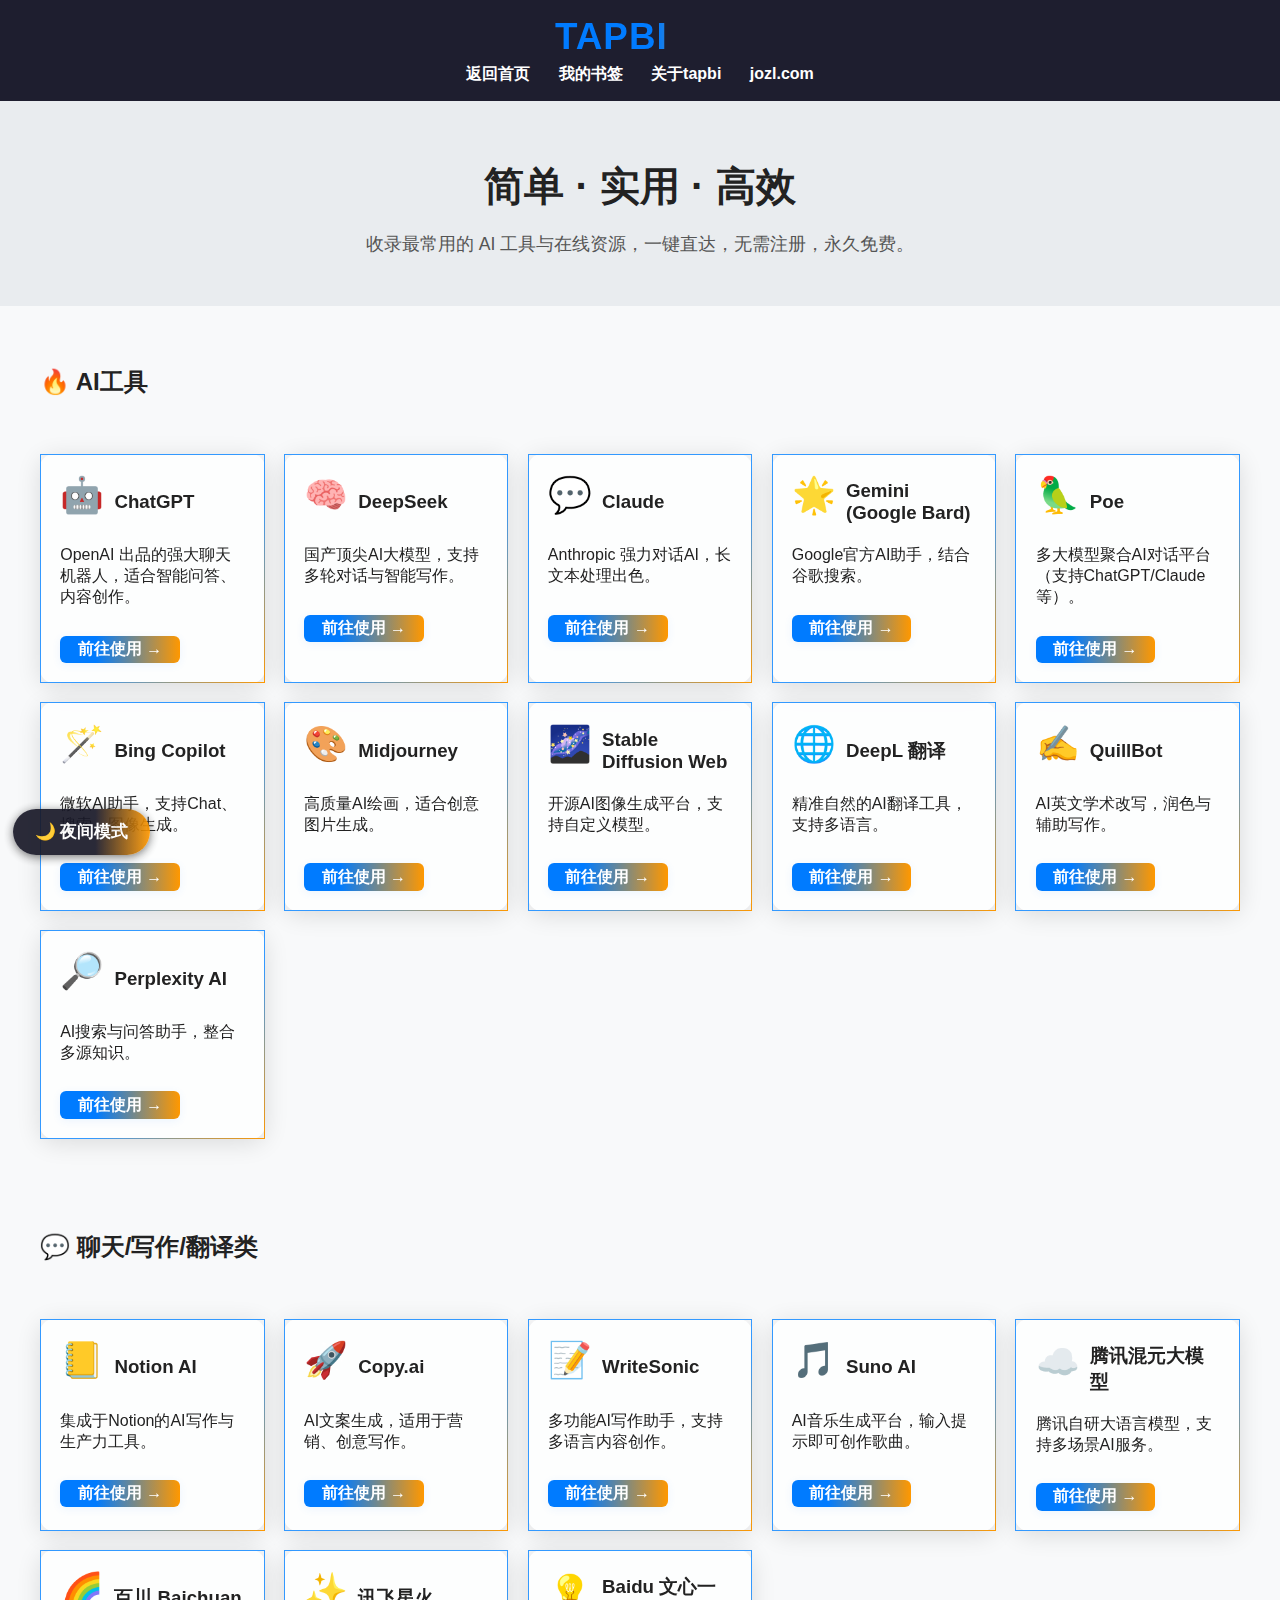
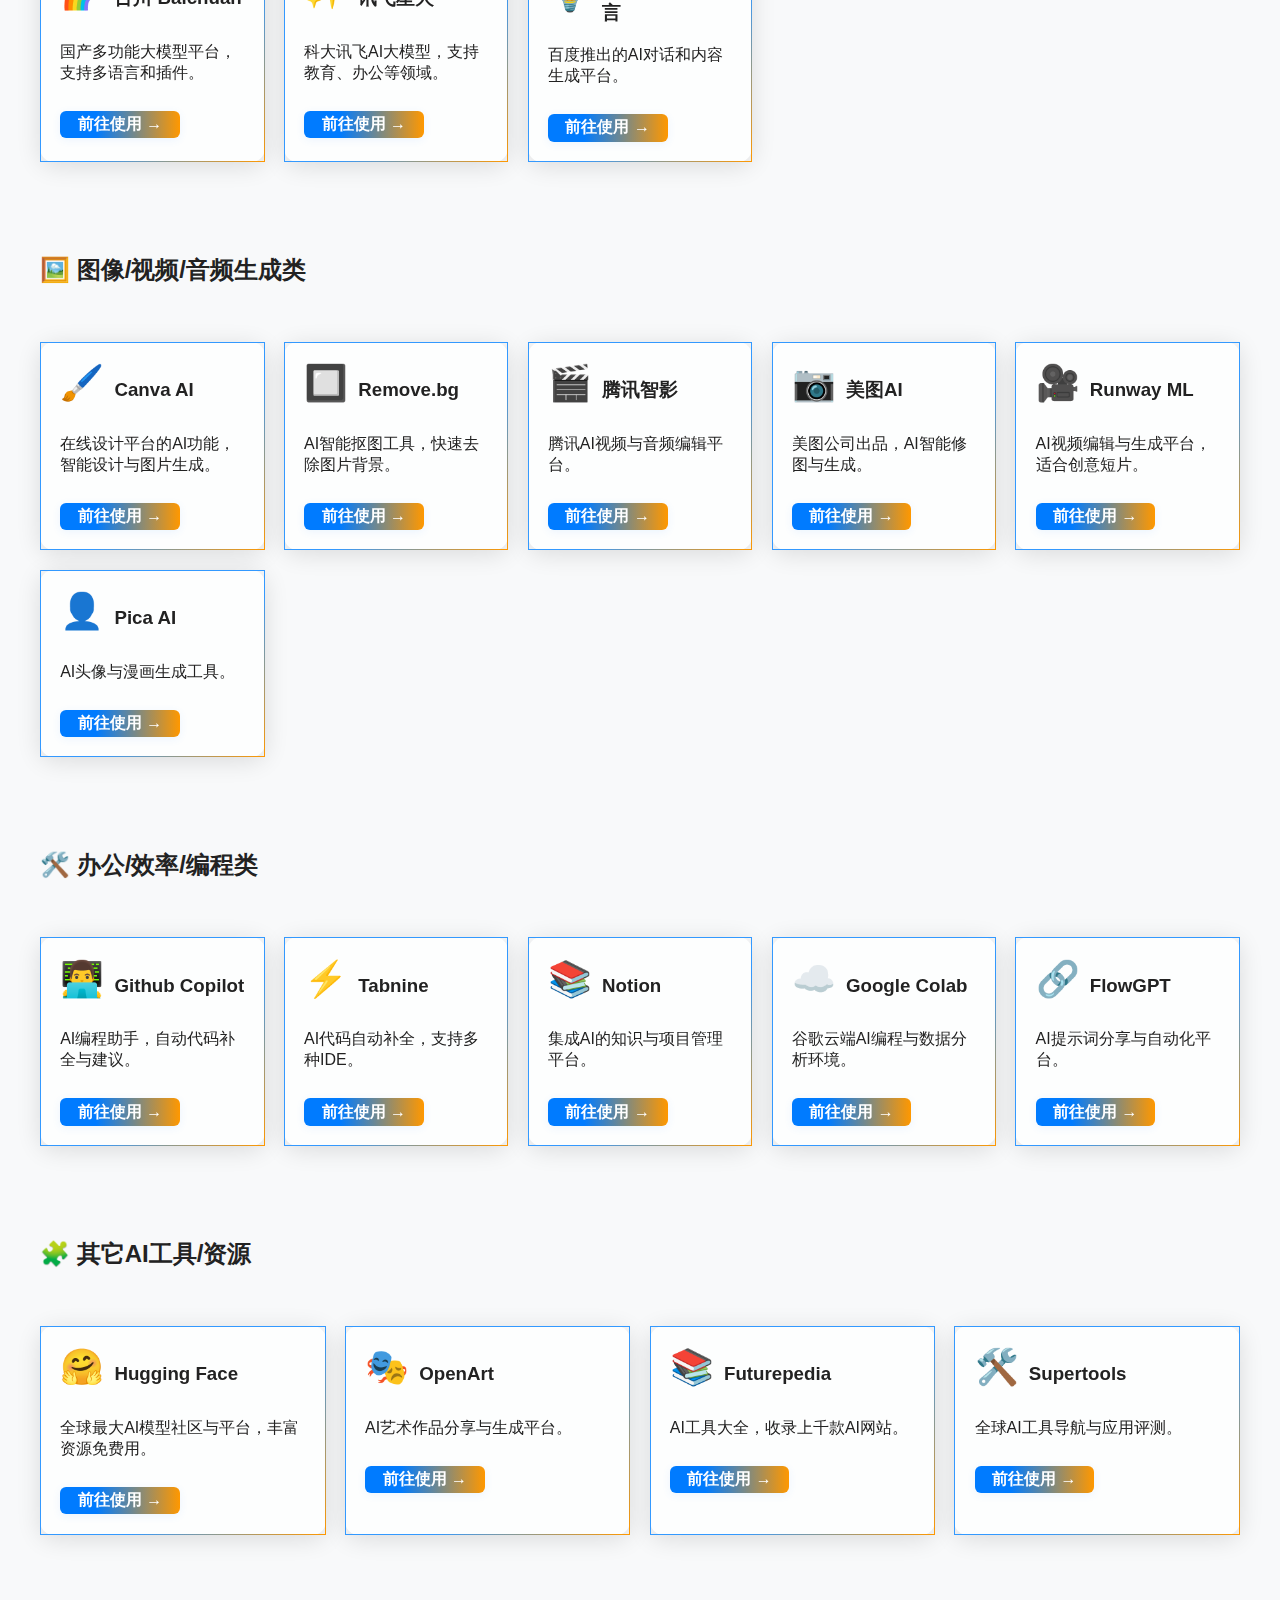
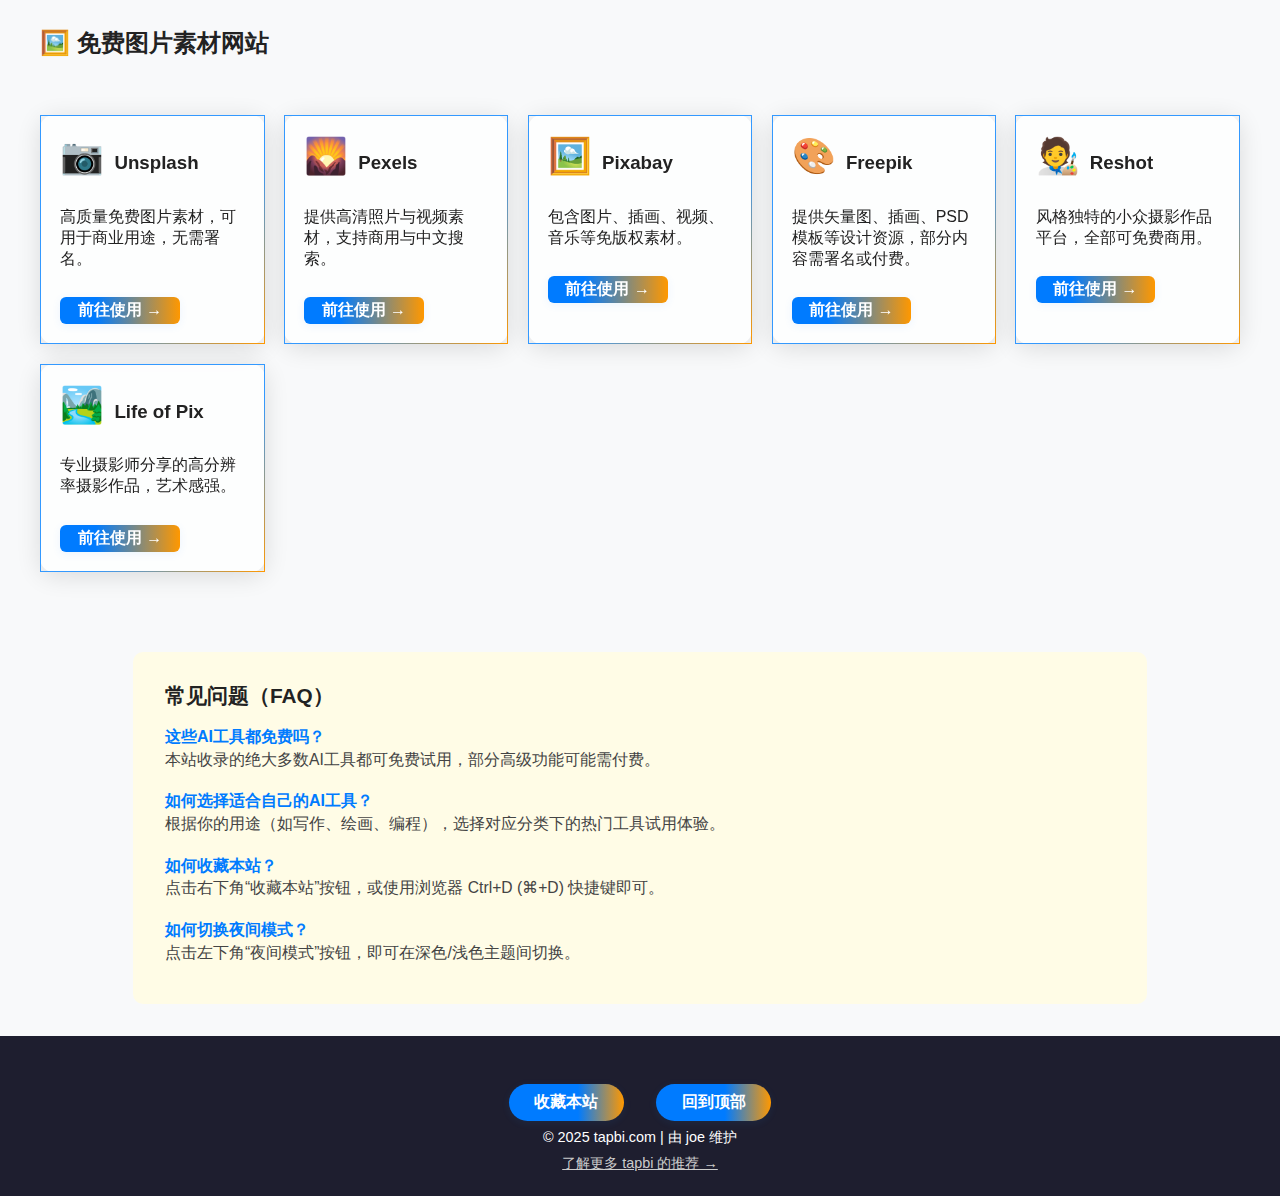
<file: joeai.html>
<!DOCTYPE html>
<html lang="zh">
<head>
  <meta charset="UTF-8">
  <meta name="viewport" content="width=device-width, initial-scale=1.0">
  <meta name="description" content="tapbi.com - 最全AI工具导航，收录ChatGPT、Midjourney、Claude等热门AI工具，一键直达永久免费。">
  <meta name="keywords" content="AI工具, ChatGPT, Midjourney, Claude, AI导航, 免费AI工具, 人工智能, AI写作, AI绘画, AI编程">
  <meta property="og:title" content="tapbi.com - 最全AI工具导航">
  <meta property="og:description" content="收录最热门AI工具，一键直达永久免费。">
  <meta property="og:type" content="website">
  <meta property="og:url" content="https://tapbi.com/">
  <meta property="og:image" content="https://tapbi.com/logo.png">
  <link rel="icon" href="https://tapbi.com/favicon.ico">
  <title>tapbi.com - AI工具导航</title>
  <style>
    :root {
      --main-bg: #f8f9fa;
      --card-bg: rgba(255,255,255,0.75);
      --card-border: linear-gradient(135deg, #39f 60%, #ff9800 100%);
      --card-border-dark: linear-gradient(135deg, #444 60%, #ff9800 100%);
      --accent: #007bff;
      --accent2: #ff9800;
      --text: #222;
      --text-light: #fff;
      --shadow: rgba(0,0,0,0.12);
      --shadow-hover: rgba(0,0,0,0.18);
    }
    body {
      margin: 0; font-family: Arial, sans-serif;
      background: var(--main-bg); color: var(--text);
      transition: background 0.3s, color 0.3s;
    }
    header, footer {
      background: #1e1e2f; color: white; padding: 1em; text-align: center;
    }
    nav a { color: #fff; margin: 0 12px; text-decoration: none; font-weight: bold; }
    .hero { padding: 2em; text-align: center; background: #e9ecef; }
    .hero h1 { font-size: 2.5em; margin-bottom: 0.3em; }
    .hero p { font-size: 1.1em; color: #555; }
    .section-title {
      font-size: 1.5em;
      font-weight: bold;
      color: #222;
      margin: 2.5em 0 1em 0.5em;
      text-align: left;
      max-width: 1200px;
      margin-left: auto;
      margin-right: auto;
      display: flex;
      align-items: center;
      gap: 0.6em;
    }
    .grid {
      display: grid;
      grid-template-columns: repeat(auto-fit, minmax(220px, 1fr));
      gap: 1.2em;
      padding: 2em;
      max-width: 1200px;
      margin: auto;
    }
    .card {
      background: var(--card-bg);
      backdrop-filter: blur(7px);
      border-radius: 14px;
      border: 1.5px solid;
      border-image: var(--card-border) 1;
      box-shadow: 0 4px 24px var(--shadow);
      transition: transform 0.2s, box-shadow 0.2s, border-color 0.2s;
      min-height: 145px;
      position: relative;
      overflow: hidden;
      color: #222;
      padding: 1.2em;
      display: flex;
      flex-direction: column;
      align-items: flex-start;
    }
    .card:hover, .card:focus-within {
      transform: translateY(-6px) scale(1.03);
      box-shadow: 0 8px 32px var(--shadow-hover);
      border-color: #007bff;
    }
    .card-icon {
      font-size: 2.2em;
      margin-bottom: 0.3em;
      margin-right: 0.2em;
    }
    .card h3 { margin: 0.2em 0 0 0; }
    .card a {
      display: inline-block; margin-top: 0.7em;
      text-decoration: none; color: var(--accent);
      font-weight: bold; border-radius: 6px;
      padding: 0.2em 1.1em;
      background: linear-gradient(90deg, #007bff 30%, #ff9800 100%);
      color: #fff;
      transition: background 0.2s, color 0.2s;
      box-shadow: 0 2px 8px rgba(30,144,255,0.09);
      font-size: 1em;
    }
    .card a:hover { background: linear-gradient(90deg, #0056b3 60%, #ff6f00 100%); color: #fff; }
    footer p { margin: 0.5em 0; font-size: 0.9em; }
    .footer-buttons {
      margin: 1.5em 0 0 0;
      display: flex;
      justify-content: center;
      gap: 2em;
    }
    .footer-buttons button {
      padding: 0.5em 1.6em;
      font-size: 1em;
      border: none;
      border-radius: 25px;
      background: linear-gradient(90deg, #007bff 60%, #ff9800 100%);
      color: #fff;
      cursor: pointer;
      font-weight: bold;
      transition: background 0.2s, box-shadow 0.2s;
      box-shadow: 0 2px 8px rgba(30,144,255,0.09);
      margin-top: 0.5em;
    }
    .footer-buttons button:hover {
      background: linear-gradient(90deg, #0056b3 60%, #ff6f00 100%);
    }
    .logo {
      font-size: 2.3em;
      font-weight: bold;
      letter-spacing: 1px;
      font-family: Arial Black, Arial, sans-serif;
      display: inline-block;
      user-select: none;
      margin-bottom: 0.15em;
      background: linear-gradient(90deg, #007bff 60%, #ff9800 100%);
      -webkit-background-clip: text;
      -webkit-text-fill-color: transparent;
      animation: logoGlow 2s infinite alternate;
    }
    @keyframes logoGlow {
      from { text-shadow: 0 0 6px #007bff66, 0 0 0px #ff980000; }
      to   { text-shadow: 0 0 0px #007bff00, 0 0 12px #ff9800cc; }
    }
    .logo .tap { color: #007bff; }
    .logo .bi { color: #ff9800; }
    .logo .com {
      color: #fff;
      font-size: 0.5em;
      font-weight: normal;
      letter-spacing: 0;
      margin-left: 0.5em;
      vertical-align: middle;
      opacity: 0.7;
    }
    #backToTop {
      position: fixed;
      right: 2vw;
      bottom: 5vh;
      z-index: 100;
      padding: 0.7em 1.3em;
      border-radius: 30px;
      background: linear-gradient(90deg, #007bff 60%, #ff9800 100%);
      color: #fff;
      font-size: 1.05em;
      font-weight: bold;
      border: none;
      box-shadow: 0 2px 10px rgba(30,144,255,0.15);
      cursor: pointer;
      opacity: 0.85;
      display: none;
      transition: background 0.2s, opacity 0.2s;
      animation: fadeInUp 0.3s;
    }
    #backToTop:hover {
      background: linear-gradient(90deg, #1976d2 60%, #ff6f00 100%);
      opacity: 1;
    }
    .dark {
      background: #181828 !important;
      color: #eee !important;
    }
    .dark .card {
      background: rgba(30, 30, 55, 0.85) !important;
      color: #fff !important;
      border-image: var(--card-border-dark) 1;
    }
    .dark .section-title { color: #ffffffcc; }
    .dark .hero { background: #232342; color: #ddd; }
    .dark .footer-buttons button { background: linear-gradient(90deg, #222a44 60%, #ff9800 100%); }
    .dark .footer-buttons button:hover { background: linear-gradient(90deg, #444 60%, #ff6f00 100%); }
    .dark .card a { background: linear-gradient(90deg, #444 60%, #ff9800 100%); }
    .dark .card a:hover { background: linear-gradient(90deg, #333 60%, #ff6f00 100%); }
    .dark header, .dark footer { background: #151525; }
    .dark .logo { filter: brightness(1.2); }
    @media (max-width: 600px) {
      .logo { font-size: 1.5em; }
      .section-title { font-size: 1.15em; margin-left: 1em; }
      .grid { padding: 1em; }
      #backToTop { font-size: 0.9em; right: 3vw; bottom: 3vh; }
      .footer-buttons { flex-direction: column; gap: 0.6em; }
    }
    @keyframes fadeInUp {
      from { opacity: 0; transform: translateY(30px);}
      to { opacity: 1; transform: translateY(0);}
    }
    /* 自定义滚动条 */
    ::-webkit-scrollbar { width: 8px; background: #ededed;}
    ::-webkit-scrollbar-thumb { background: linear-gradient(90deg, #b2cfff 0%, #ffe0b2 100%); border-radius: 8px; }
    .dark ::-webkit-scrollbar-thumb { background: linear-gradient(90deg, #344 0%, #ff9800 100%); }
    .faq-section { max-width: 950px; margin: 3em auto 2em auto; background: #fffce6; border-radius: 10px; padding: 1.2em 2em; }
    .dark .faq-section { background: #232342; color: #eee; }
    .faq-section h2 { font-size: 1.3em; margin-top: 0.5em; }
    .faq { margin-bottom: 1.3em; }
    .faq h3 { margin: 0.3em 0 0.1em 0; font-size: 1em; font-weight: bold; color: #007bff; }
    .dark .faq h3 { color: #ffd54f; }
    .faq p { margin: 0.1em 0 0.3em 0; font-size: 0.98em; color: #444; }
    .dark .faq p { color: #e0e0e0; }
    /* 夜间模式切换按钮 */
    #toggleDark {
      position: fixed; left: 1vw; bottom: 5vh; z-index: 101;
      background: linear-gradient(90deg, #181828 60%, #ff9800 100%);
      color: #fff; border: none; border-radius: 30px; font-size: 1.05em;
      font-weight: bold; box-shadow: 0 2px 10px #222a; cursor: pointer; opacity: 0.92;
      padding: 0.7em 1.3em; transition: background 0.2s, opacity 0.2s;
      display: block;
      outline: none;
    }
    #toggleDark:hover { background: linear-gradient(90deg, #333 60%, #ff6f00 100%); opacity: 1; }
    /* 卡片图标布局优化 */
    .card-header {
      display: flex; align-items: center; gap: 0.2em; margin-bottom: 0.2em;
    }
  </style>
  <script>
    // 回到顶部按钮动画优化版
    window.addEventListener('scroll', function() {
      const btn = document.getElementById('backToTop');
      if (window.scrollY > 300) {
        if (btn.style.display !== 'block') {
          btn.style.display = 'block';
          btn.style.animation = 'fadeInUp 0.3s';
        }
      } else {
        btn.style.display = 'none';
        btn.style.animation = '';
      }
    });
    function backToTop() {
      window.scrollTo({top: 0, behavior: 'smooth'});
    }
    // 收藏本站功能优化
    function addFavorite() {
      alert('请使用 Ctrl+D (Windows) 或 ⌘+D (Mac) 收藏本页。');
    }
    // 夜间模式切换
    function toggleDark() {
      document.body.classList.toggle('dark');
      localStorage.setItem('darkmode', document.body.classList.contains('dark') ? '1' : '0');
    }
    window.onload = function() {
      if(localStorage.getItem('darkmode') === '1') document.body.classList.add('dark');
    }
  </script>
</head>
<body>

<header>
  <div class="logo" aria-label="tapbi.com">
    <span class="tap">TAP</span><span class="bi">BI</span><span class="com">.COM</span>
  </div>
  <nav aria-label="主导航">
    <a href="https://tapbi.com/" >返回首页</a>
    <a href="https://tapbi.com/mi" >我的书签</a>
    <a href="https://tapbi.com/About">关于tapbi</a>
    <a href="https://jozl.com/" target="_blank" rel="noopener noreferrer">jozl.com</a>
  </nav>
</header>

<main>
  <section class="hero">
    <h1>简单 · 实用 · 高效</h1>
    <p>收录最常用的 AI 工具与在线资源，一键直达，无需注册，永久免费。</p>
  </section>

  <!-- 各分类区块 -->
  <section aria-labelledby="ai-tools">
    <div class="section-title" id="ai-tools">🔥 AI工具</div>
    <div class="grid">
      <article class="card">
        <div class="card-header"><span class="card-icon">🤖</span><h3>ChatGPT</h3></div>
        <p>OpenAI 出品的强大聊天机器人，适合智能问答、内容创作。</p>
        <a href="https://chat.openai.com" target="_blank" rel="noopener" aria-label="前往 ChatGPT">前往使用 →</a>
      </article>
      <article class="card">
        <div class="card-header"><span class="card-icon">🧠</span><h3>DeepSeek</h3></div>
        <p>国产顶尖AI大模型，支持多轮对话与智能写作。</p>
        <a href="https://chat.deepseek.com" target="_blank" rel="noopener" aria-label="前往 DeepSeek">前往使用 →</a>
      </article>
      <article class="card">
        <div class="card-header"><span class="card-icon">💬</span><h3>Claude</h3></div>
        <p>Anthropic 强力对话AI，长文本处理出色。</p>
        <a href="https://claude.ai" target="_blank" rel="noopener" aria-label="前往 Claude">前往使用 →</a>
      </article>
      <article class="card">
        <div class="card-header"><span class="card-icon">🌟</span><h3>Gemini (Google Bard)</h3></div>
        <p>Google官方AI助手，结合谷歌搜索。</p>
        <a href="https://gemini.google.com" target="_blank" rel="noopener" aria-label="前往 Gemini">前往使用 →</a>
      </article>
      <article class="card">
        <div class="card-header"><span class="card-icon">🦜</span><h3>Poe</h3></div>
        <p>多大模型聚合AI对话平台（支持ChatGPT/Claude等）。</p>
        <a href="https://poe.com" target="_blank" rel="noopener" aria-label="前往 Poe">前往使用 →</a>
      </article>
      <article class="card">
        <div class="card-header"><span class="card-icon">🪄</span><h3>Bing Copilot</h3></div>
        <p>微软AI助手，支持Chat、搜索、图像生成。</p>
        <a href="https://www.bing.com/chat" target="_blank" rel="noopener" aria-label="前往 Bing Copilot">前往使用 →</a>
      </article>
      <article class="card">
        <div class="card-header"><span class="card-icon">🎨</span><h3>Midjourney</h3></div>
        <p>高质量AI绘画，适合创意图片生成。</p>
        <a href="https://www.midjourney.com" target="_blank" rel="noopener" aria-label="前往 Midjourney">前往使用 →</a>
      </article>
      <article class="card">
        <div class="card-header"><span class="card-icon">🌌</span><h3>Stable Diffusion Web</h3></div>
        <p>开源AI图像生成平台，支持自定义模型。</p>
        <a href="https://stablediffusionweb.com" target="_blank" rel="noopener" aria-label="前往 Stable Diffusion Web">前往使用 →</a>
      </article>
      <article class="card">
        <div class="card-header"><span class="card-icon">🌐</span><h3>DeepL 翻译</h3></div>
        <p>精准自然的AI翻译工具，支持多语言。</p>
        <a href="https://deepl.com" target="_blank" rel="noopener" aria-label="前往 DeepL 翻译">前往使用 →</a>
      </article>
      <article class="card">
        <div class="card-header"><span class="card-icon">✍️</span><h3>QuillBot</h3></div>
        <p>AI英文学术改写，润色与辅助写作。</p>
        <a href="https://quillbot.com" target="_blank" rel="noopener" aria-label="前往 QuillBot">前往使用 →</a>
      </article>
      <article class="card">
        <div class="card-header"><span class="card-icon">🔎</span><h3>Perplexity AI</h3></div>
        <p>AI搜索与问答助手，整合多源知识。</p>
        <a href="https://www.perplexity.ai" target="_blank" rel="noopener" aria-label="前往 Perplexity AI">前往使用 →</a>
      </article>
    </div>
  </section>

  <section aria-labelledby="ai-chat">
    <div class="section-title" id="ai-chat">💬 聊天/写作/翻译类</div>
    <div class="grid">
      <article class="card">
        <div class="card-header"><span class="card-icon">📒</span><h3>Notion AI</h3></div>
        <p>集成于Notion的AI写作与生产力工具。</p>
        <a href="https://www.notion.so/product/ai" target="_blank" rel="noopener" aria-label="前往 Notion AI">前往使用 →</a>
      </article>
      <article class="card">
        <div class="card-header"><span class="card-icon">🚀</span><h3>Copy.ai</h3></div>
        <p>AI文案生成，适用于营销、创意写作。</p>
        <a href="https://www.copy.ai" target="_blank" rel="noopener" aria-label="前往 Copy.ai">前往使用 →</a>
      </article>
      <article class="card">
        <div class="card-header"><span class="card-icon">📝</span><h3>WriteSonic</h3></div>
        <p>多功能AI写作助手，支持多语言内容创作。</p>
        <a href="https://writesonic.com" target="_blank" rel="noopener" aria-label="前往 WriteSonic">前往使用 →</a>
      </article>
      <article class="card">
        <div class="card-header"><span class="card-icon">🎵</span><h3>Suno AI</h3></div>
        <p>AI音乐生成平台，输入提示即可创作歌曲。</p>
        <a href="https://suno.ai/" target="_blank" rel="noopener" aria-label="前往 Suno AI">前往使用 →</a>
      </article>
      <article class="card">
        <div class="card-header"><span class="card-icon">☁️</span><h3>腾讯混元大模型</h3></div>
        <p>腾讯自研大语言模型，支持多场景AI服务。</p>
        <a href="https://hunyuan.tencent.com/" target="_blank" rel="noopener" aria-label="前往 腾讯混元大模型">前往使用 →</a>
      </article>
      <article class="card">
        <div class="card-header"><span class="card-icon">🌈</span><h3>百川 Baichuan</h3></div>
        <p>国产多功能大模型平台，支持多语言和插件。</p>
        <a href="https://www.baichuan-ai.com/" target="_blank" rel="noopener" aria-label="前往 百川 Baichuan">前往使用 →</a>
      </article>
      <article class="card">
        <div class="card-header"><span class="card-icon">✨</span><h3>讯飞星火</h3></div>
        <p>科大讯飞AI大模型，支持教育、办公等领域。</p>
        <a href="https://xinghuo.xfyun.cn/" target="_blank" rel="noopener" aria-label="前往 讯飞星火">前往使用 →</a>
      </article>
      <article class="card">
        <div class="card-header"><span class="card-icon">💡</span><h3>Baidu 文心一言</h3></div>
        <p>百度推出的AI对话和内容生成平台。</p>
        <a href="https://yiyan.baidu.com/" target="_blank" rel="noopener" aria-label="前往 百度文心一言">前往使用 →</a>
      </article>
    </div>
  </section>

  <section aria-labelledby="ai-image">
    <div class="section-title" id="ai-image">🖼️ 图像/视频/音频生成类</div>
    <div class="grid">
      <article class="card">
        <div class="card-header"><span class="card-icon">🖌️</span><h3>Canva AI</h3></div>
        <p>在线设计平台的AI功能，智能设计与图片生成。</p>
        <a href="https://www.canva.com/ai/" target="_blank" rel="noopener" aria-label="前往 Canva AI">前往使用 →</a>
      </article>
      <article class="card">
        <div class="card-header"><span class="card-icon">🔲</span><h3>Remove.bg</h3></div>
        <p>AI智能抠图工具，快速去除图片背景。</p>
        <a href="https://remove.bg" target="_blank" rel="noopener" aria-label="前往 Remove.bg">前往使用 →</a>
      </article>
      <article class="card">
        <div class="card-header"><span class="card-icon">🎬</span><h3>腾讯智影</h3></div>
        <p>腾讯AI视频与音频编辑平台。</p>
        <a href="https://zenvideo.qq.com" target="_blank" rel="noopener" aria-label="前往 腾讯智影">前往使用 →</a>
      </article>
      <article class="card">
        <div class="card-header"><span class="card-icon">📷</span><h3>美图AI</h3></div>
        <p>美图公司出品，AI智能修图与生成。</p>
        <a href="https://www.meitu.com/ai/" target="_blank" rel="noopener" aria-label="前往 美图AI">前往使用 →</a>
      </article>
      <article class="card">
        <div class="card-header"><span class="card-icon">🎥</span><h3>Runway ML</h3></div>
        <p>AI视频编辑与生成平台，适合创意短片。</p>
        <a href="https://runwayml.com" target="_blank" rel="noopener" aria-label="前往 Runway ML">前往使用 →</a>
      </article>
      <article class="card">
        <div class="card-header"><span class="card-icon">👤</span><h3>Pica AI</h3></div>
        <p>AI头像与漫画生成工具。</p>
        <a href="https://www.pica-ai.com/" target="_blank" rel="noopener" aria-label="前往 Pica AI">前往使用 →</a>
      </article>
    </div>
  </section>

  <section aria-labelledby="ai-office">
    <div class="section-title" id="ai-office">🛠️ 办公/效率/编程类</div>
    <div class="grid">
      <article class="card">
        <div class="card-header"><span class="card-icon">👨‍💻</span><h3>Github Copilot</h3></div>
        <p>AI编程助手，自动代码补全与建议。</p>
        <a href="https://github.com/copilot" target="_blank" rel="noopener" aria-label="前往 Github Copilot">前往使用 →</a>
      </article>
      <article class="card">
        <div class="card-header"><span class="card-icon">⚡</span><h3>Tabnine</h3></div>
        <p>AI代码自动补全，支持多种IDE。</p>
        <a href="https://www.tabnine.com/" target="_blank" rel="noopener" aria-label="前往 Tabnine">前往使用 →</a>
      </article>
      <article class="card">
        <div class="card-header"><span class="card-icon">📚</span><h3>Notion</h3></div>
        <p>集成AI的知识与项目管理平台。</p>
        <a href="https://www.notion.so/" target="_blank" rel="noopener" aria-label="前往 Notion">前往使用 →</a>
      </article>
      <article class="card">
        <div class="card-header"><span class="card-icon">☁️</span><h3>Google Colab</h3></div>
        <p>谷歌云端AI编程与数据分析环境。</p>
        <a href="https://colab.research.google.com/" target="_blank" rel="noopener" aria-label="前往 Google Colab">前往使用 →</a>
      </article>
      <article class="card">
        <div class="card-header"><span class="card-icon">🔗</span><h3>FlowGPT</h3></div>
        <p>AI提示词分享与自动化平台。</p>
        <a href="https://flowgpt.com/" target="_blank" rel="noopener" aria-label="前往 FlowGPT">前往使用 →</a>
      </article>
    </div>
  </section>

  <section aria-labelledby="ai-other">
    <div class="section-title" id="ai-other">🧩 其它AI工具/资源</div>
    <div class="grid">
      <article class="card">
        <div class="card-header"><span class="card-icon">🤗</span><h3>Hugging Face</h3></div>
        <p>全球最大AI模型社区与平台，丰富资源免费用。</p>
        <a href="https://huggingface.co/" target="_blank" rel="noopener" aria-label="前往 Hugging Face">前往使用 →</a>
      </article>
      <article class="card">
        <div class="card-header"><span class="card-icon">🎭</span><h3>OpenArt</h3></div>
        <p>AI艺术作品分享与生成平台。</p>
        <a href="https://openart.ai/" target="_blank" rel="noopener" aria-label="前往 OpenArt">前往使用 →</a>
      </article>
      <article class="card">
        <div class="card-header"><span class="card-icon">📚</span><h3>Futurepedia</h3></div>
        <p>AI工具大全，收录上千款AI网站。</p>
        <a href="https://www.futurepedia.io/" target="_blank" rel="noopener" aria-label="前往 Futurepedia">前往使用 →</a>
      </article>
      <article class="card">
        <div class="card-header"><span class="card-icon">🛠️</span><h3>Supertools</h3></div>
        <p>全球AI工具导航与应用评测。</p>
        <a href="https://supertools.therundown.ai/" target="_blank" rel="noopener" aria-label="前往 Supertools">前往使用 →</a>
      </article>
    </div>
  </section>

  <section aria-labelledby="free-image">
    <div class="section-title" id="free-image">🖼️ 免费图片素材网站</div>
    <div class="grid">
      <article class="card">
        <div class="card-header"><span class="card-icon">📷</span><h3>Unsplash</h3></div>
        <p>高质量免费图片素材，可用于商业用途，无需署名。</p>
        <a href="https://unsplash.com" target="_blank" rel="noopener" aria-label="前往 Unsplash">前往使用 →</a>
      </article>
      <article class="card">
        <div class="card-header"><span class="card-icon">🌄</span><h3>Pexels</h3></div>
        <p>提供高清照片与视频素材，支持商用与中文搜索。</p>
        <a href="https://www.pexels.com/" target="_blank" rel="noopener" aria-label="前往 Pexels">前往使用 →</a>
      </article>
      <article class="card">
        <div class="card-header"><span class="card-icon">🖼️</span><h3>Pixabay</h3></div>
        <p>包含图片、插画、视频、音乐等免版权素材。</p>
        <a href="https://pixabay.com/" target="_blank" rel="noopener" aria-label="前往 Pixabay">前往使用 →</a>
      </article>
      <article class="card">
        <div class="card-header"><span class="card-icon">🎨</span><h3>Freepik</h3></div>
        <p>提供矢量图、插画、PSD模板等设计资源，部分内容需署名或付费。</p>
        <a href="https://www.freepik.com/" target="_blank" rel="noopener" aria-label="前往 Freepik">前往使用 →</a>
      </article>
      <article class="card">
        <div class="card-header"><span class="card-icon">🧑‍🎨</span><h3>Reshot</h3></div>
        <p>风格独特的小众摄影作品平台，全部可免费商用。</p>
        <a href="https://www.reshot.com/" target="_blank" rel="noopener" aria-label="前往 Reshot">前往使用 →</a>
      </article>
      <article class="card">
        <div class="card-header"><span class="card-icon">🏞️</span><h3>Life of Pix</h3></div>
        <p>专业摄影师分享的高分辨率摄影作品，艺术感强。</p>
        <a href="https://www.lifeofpix.com/" target="_blank" rel="noopener" aria-label="前往 Life of Pix">前往使用 →</a>
      </article>
    </div>
  </section>
</main>

<section class="faq-section" aria-labelledby="faq">
  <h2 id="faq">常见问题（FAQ）</h2>
  <div class="faq">
    <h3>这些AI工具都免费吗？</h3>
    <p>本站收录的绝大多数AI工具都可免费试用，部分高级功能可能需付费。</p>
  </div>
  <div class="faq">
    <h3>如何选择适合自己的AI工具？</h3>
    <p>根据你的用途（如写作、绘画、编程），选择对应分类下的热门工具试用体验。</p>
  </div>
  <div class="faq">
    <h3>如何收藏本站？</h3>
    <p>点击右下角“收藏本站”按钮，或使用浏览器 Ctrl+D (⌘+D) 快捷键即可。</p>
  </div>
  <div class="faq">
    <h3>如何切换夜间模式？</h3>
    <p>点击左下角“夜间模式”按钮，即可在深色/浅色主题间切换。</p>
  </div>
</section>

<footer>
  <div class="footer-buttons">
    <button onclick="addFavorite()">收藏本站</button>
    <button onclick="backToTop()">回到顶部</button>
  </div>
  <p>© 2025 tapbi.com | 由 joe 维护</p>
  <p><a href="https://tapbi.com" style="color:#ccc;">了解更多 tapbi 的推荐 →</a></p>
</footer>

<!-- 回到顶部悬浮按钮 -->
<button id="backToTop" onclick="backToTop()" title="回到顶部">↑ 回到顶部</button>
<!-- 夜间模式切换按钮 -->
<button id="toggleDark" onclick="toggleDark()" title="夜间模式/DayNight">🌙 夜间模式</button>
</body>
</html>
</file>
